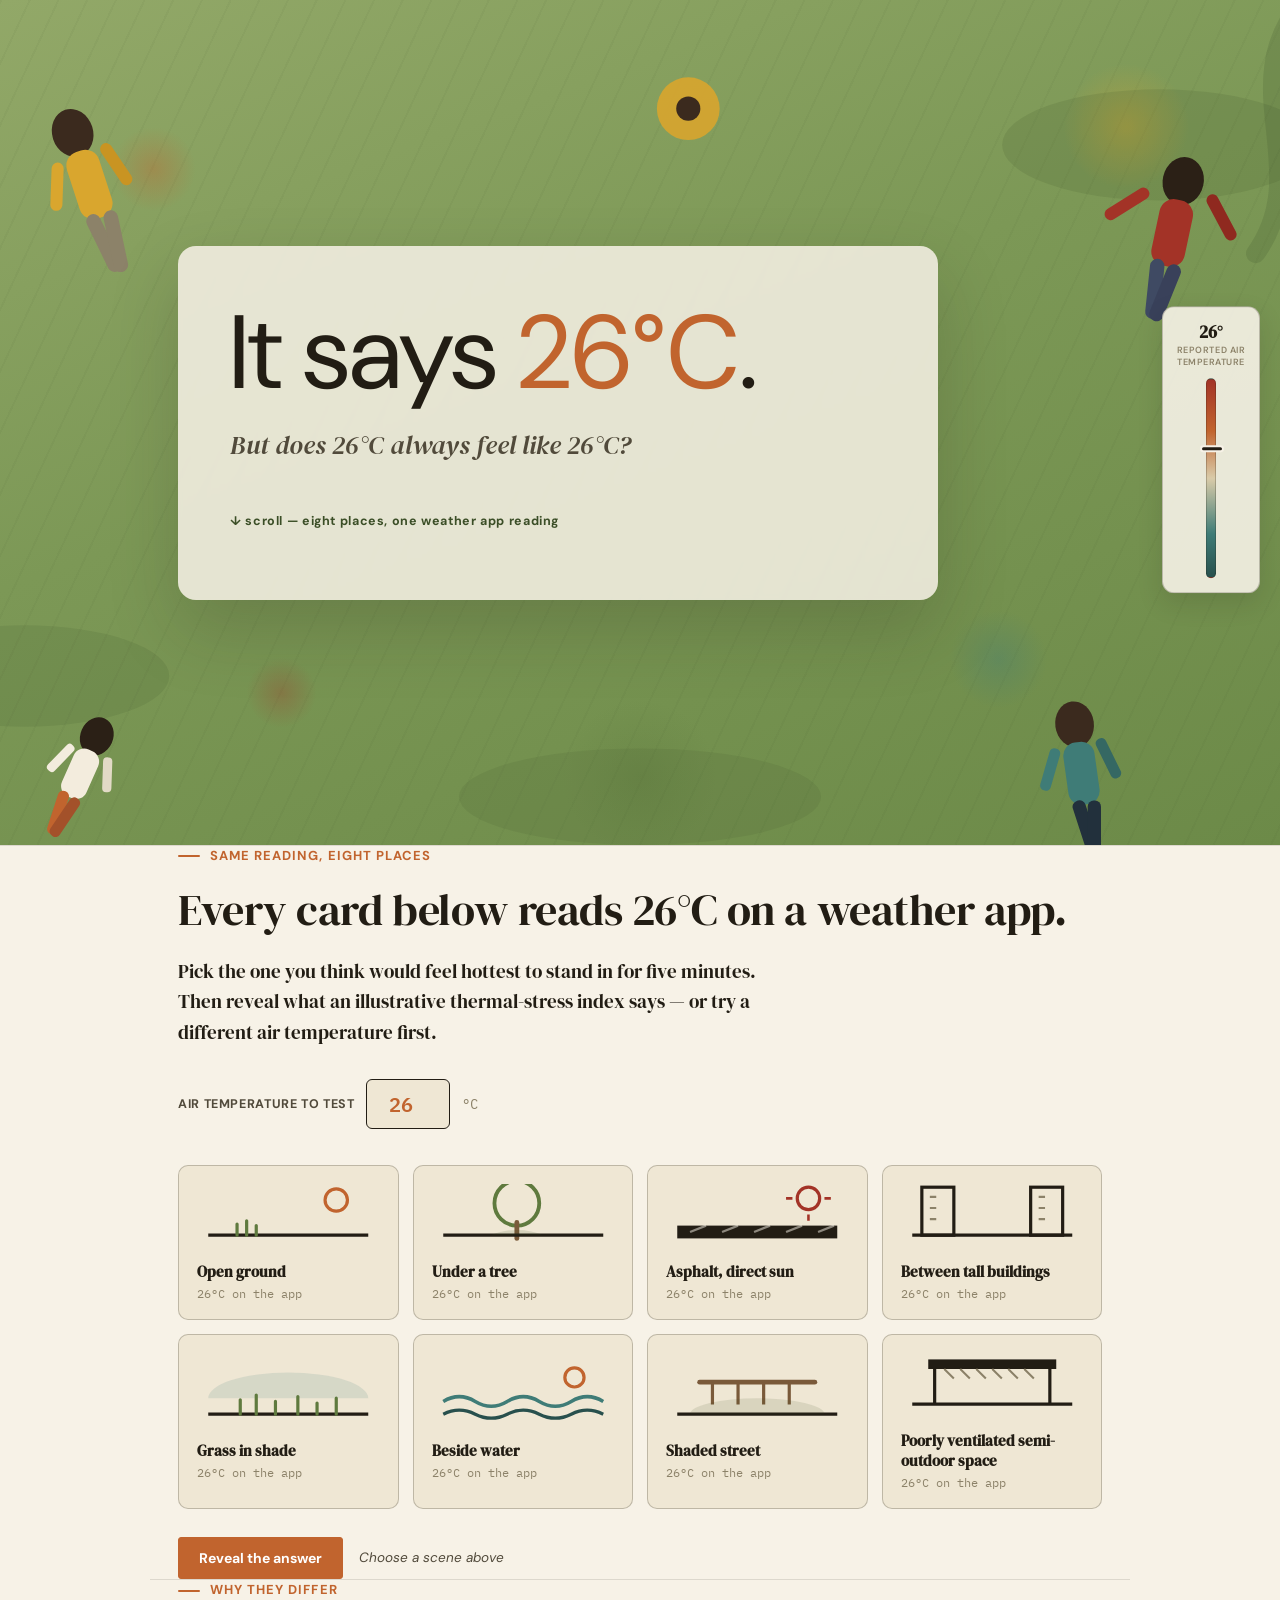
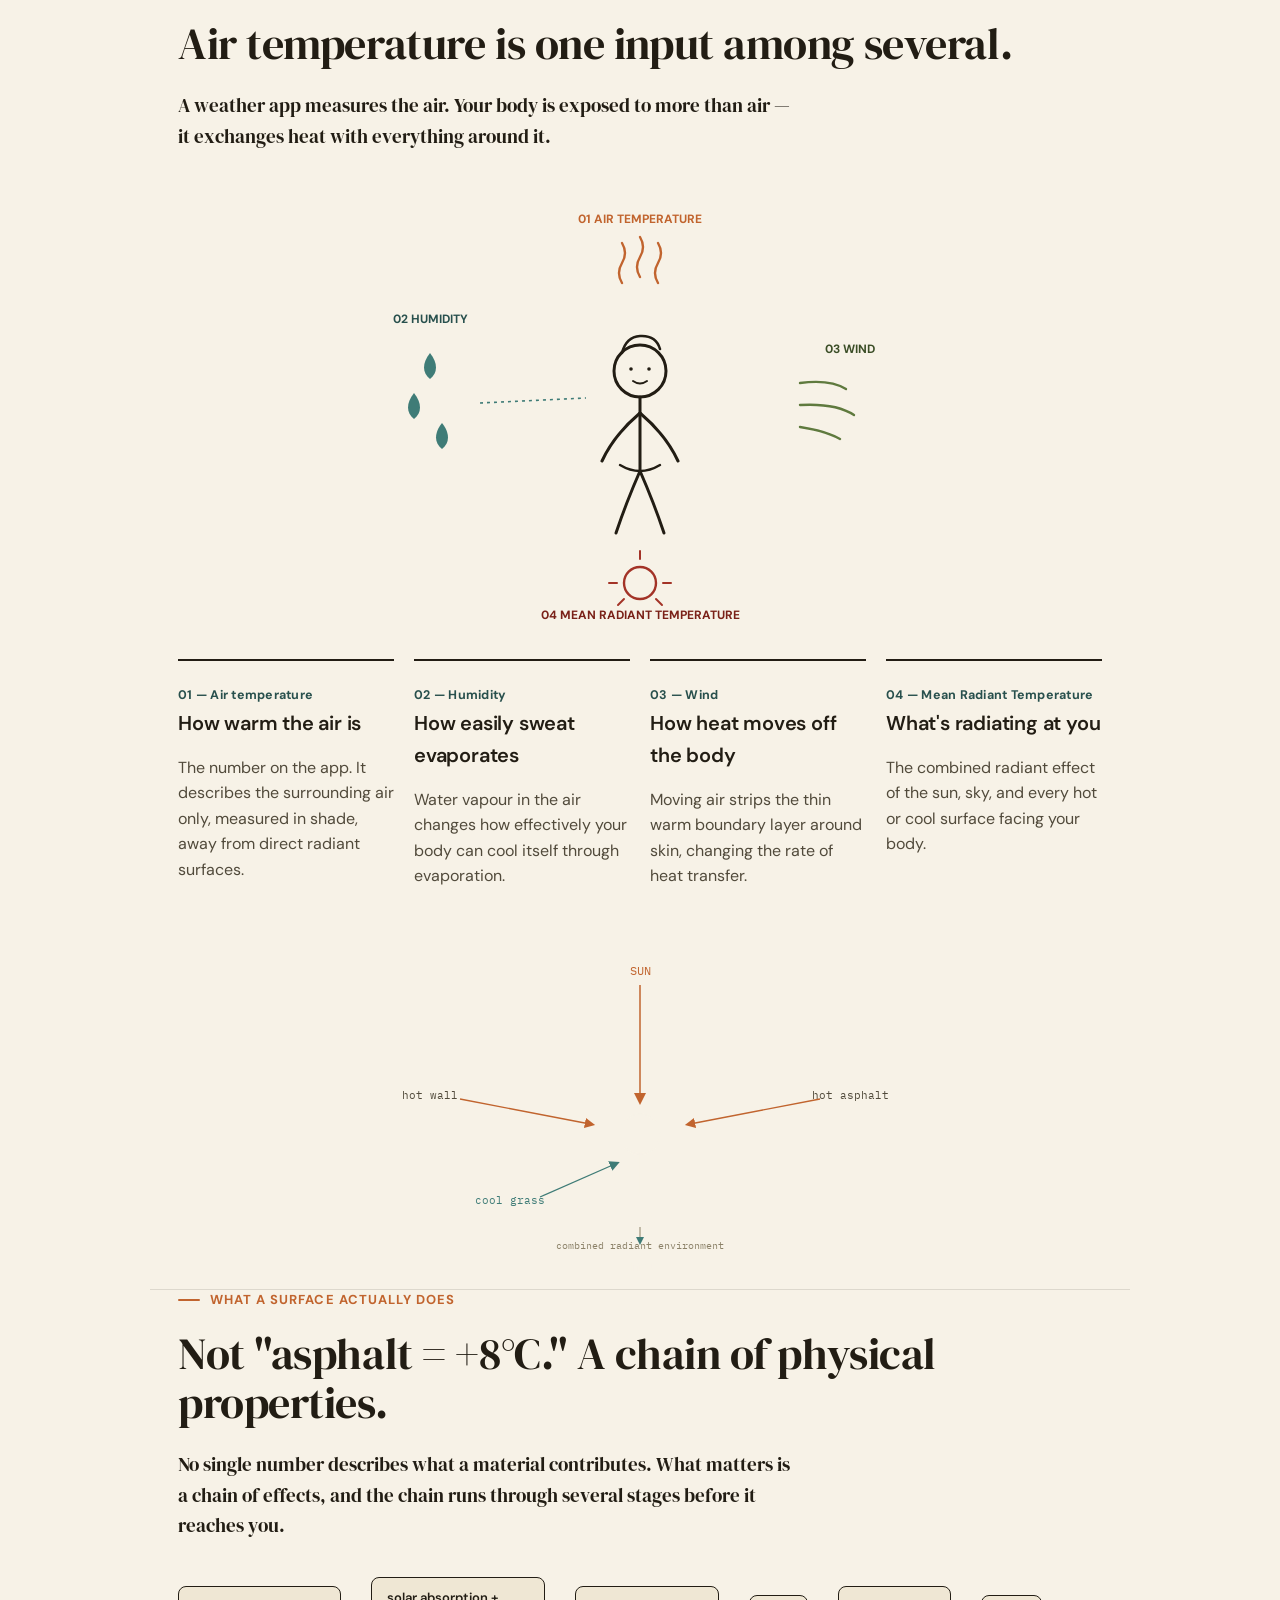
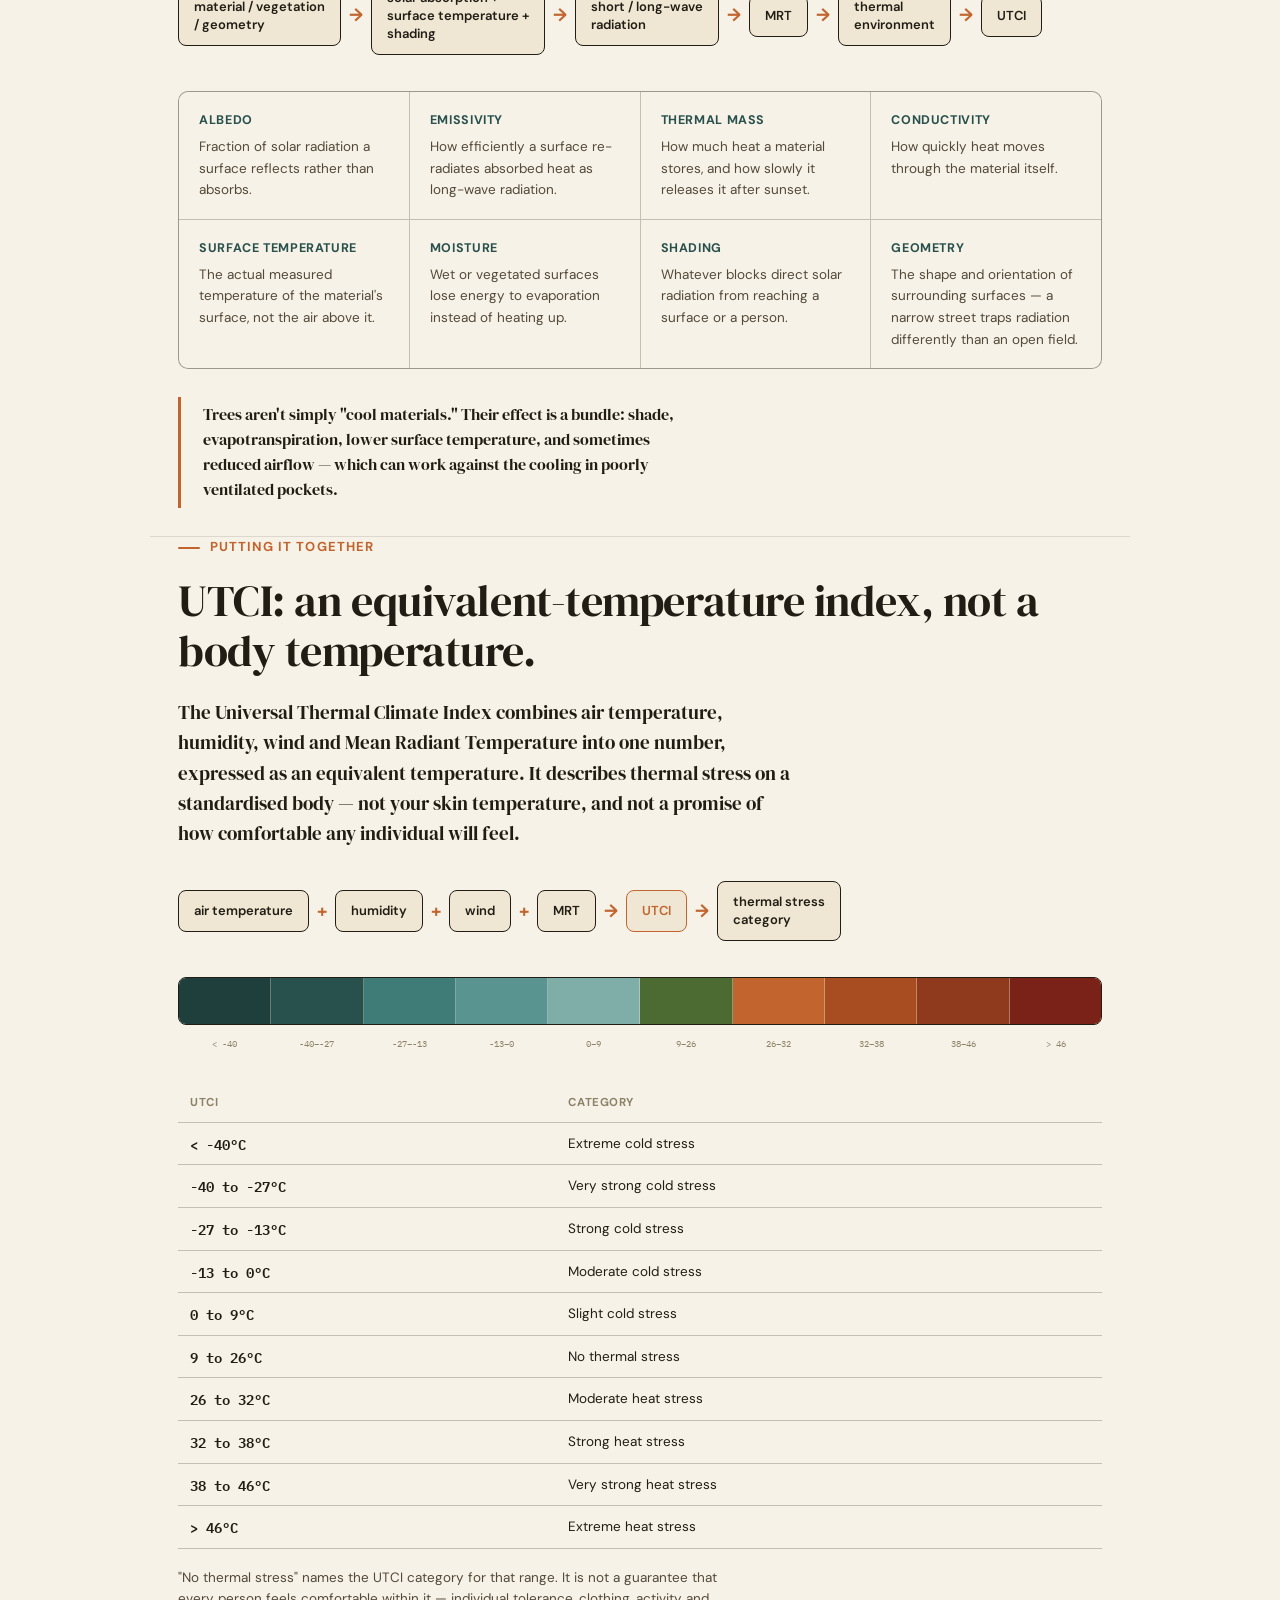
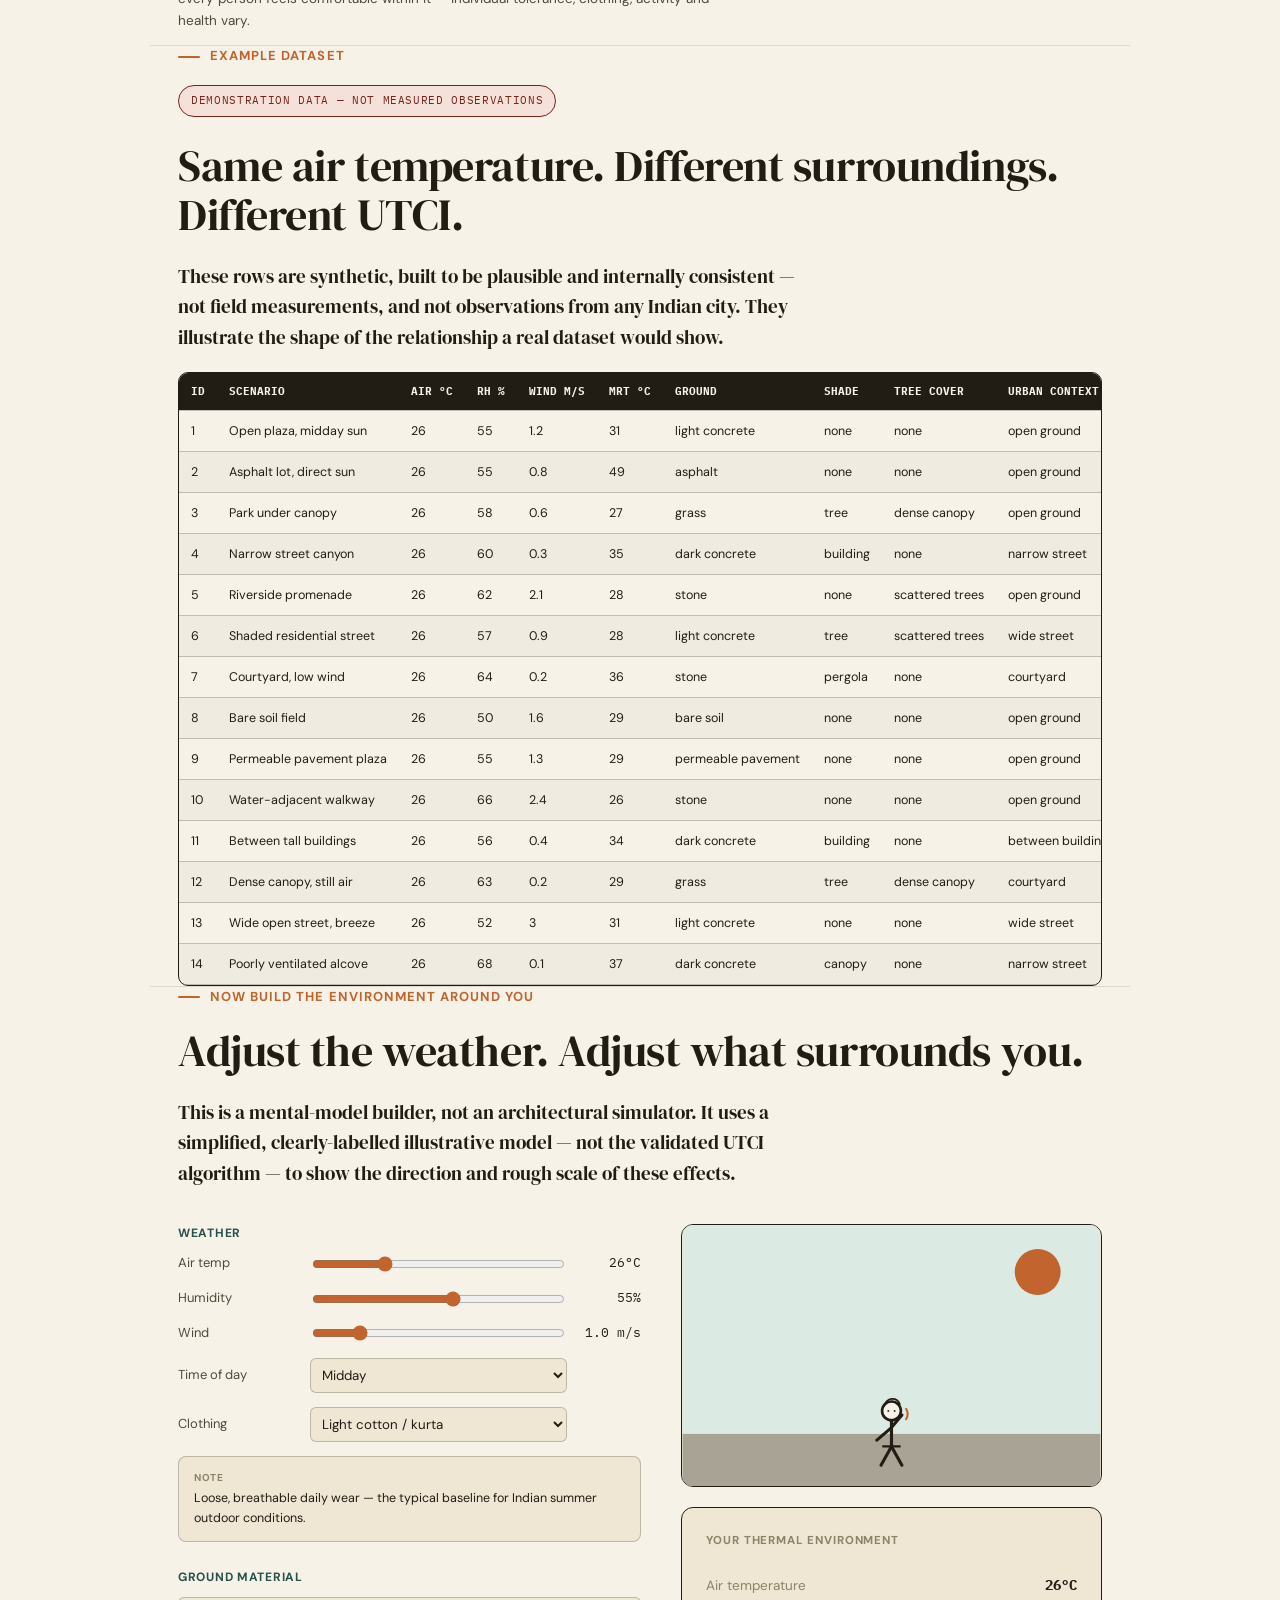
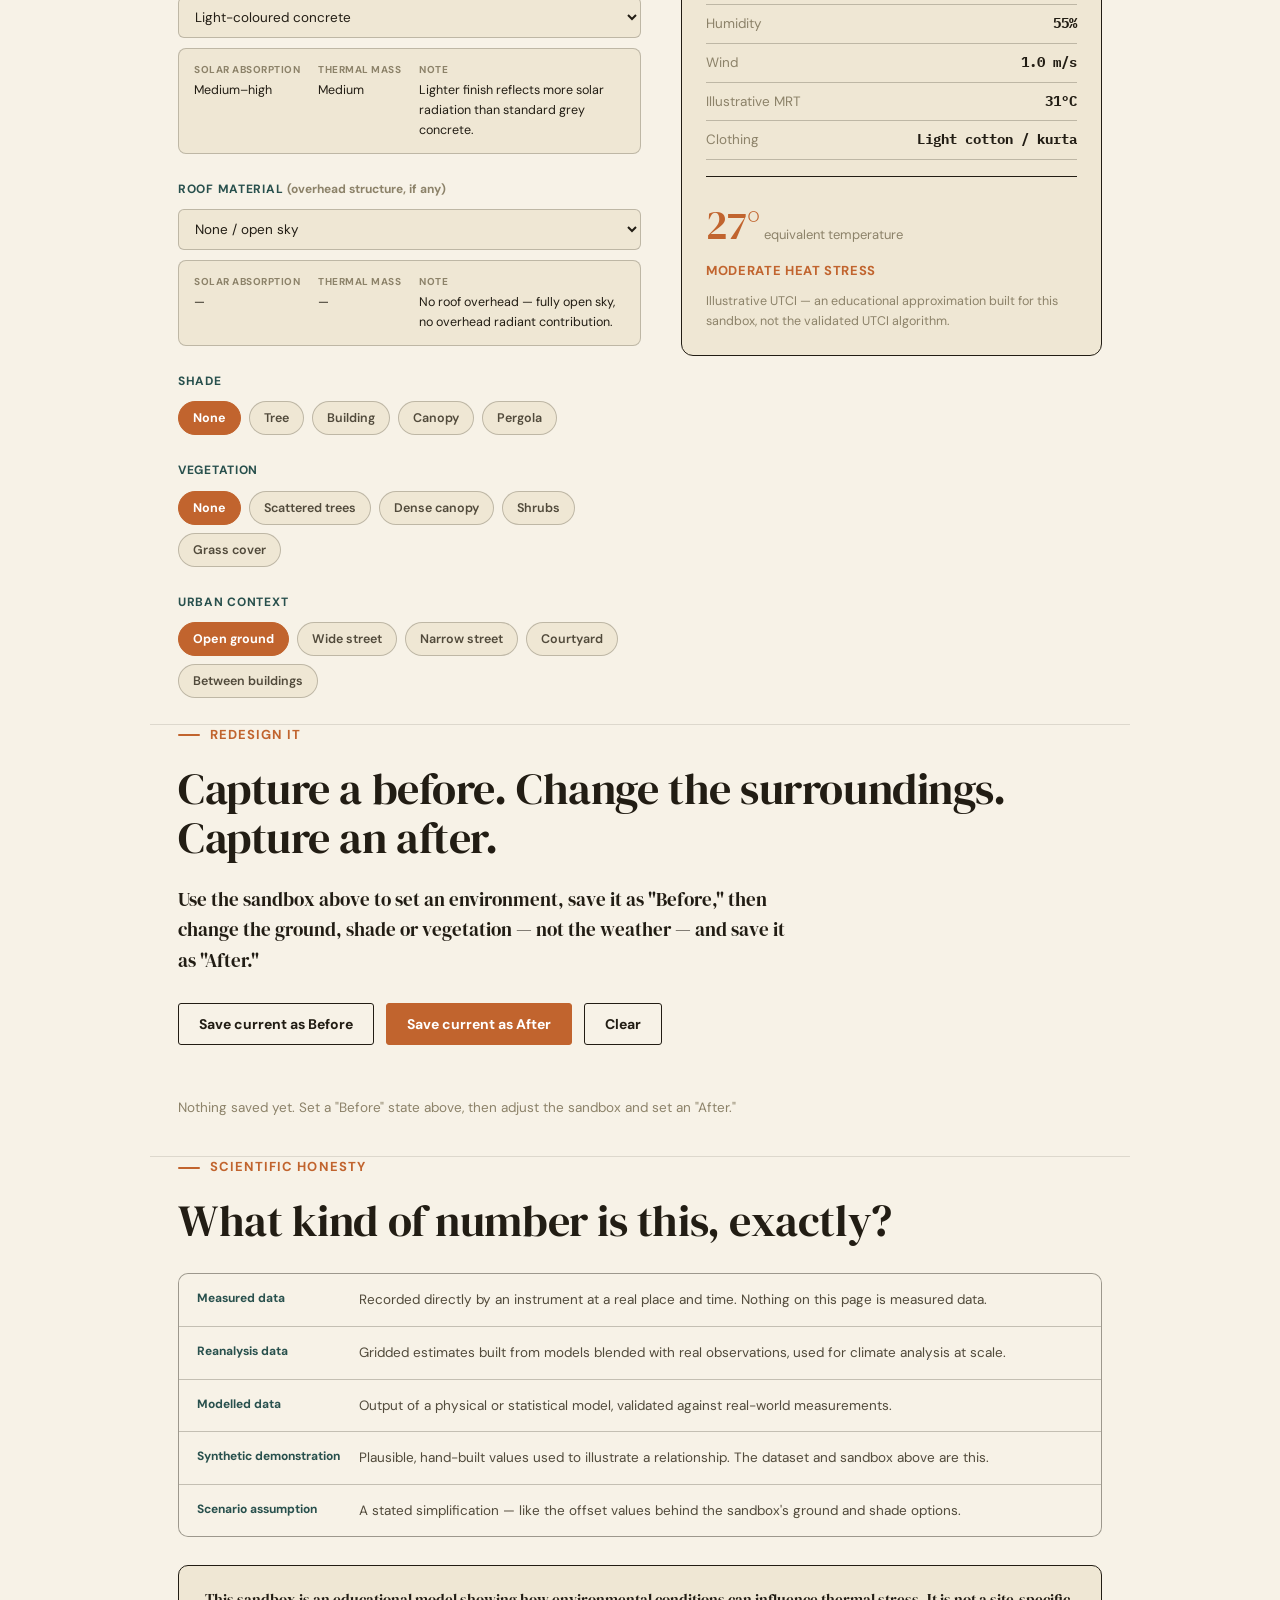
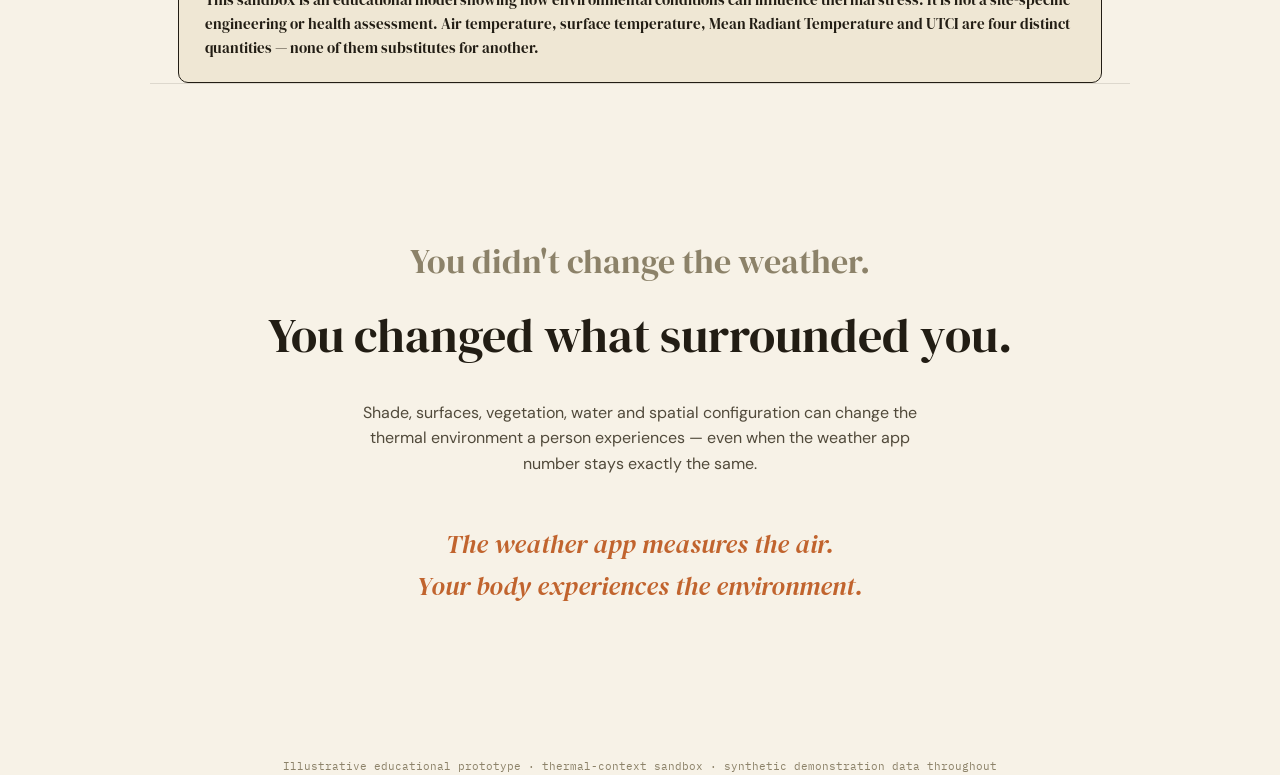
<file: index.html>
<!DOCTYPE html>
<html lang="en">
<head>
<meta charset="UTF-8">
<meta name="viewport" content="width=device-width, initial-scale=1.0">
<title>It says 26°C. — A Thermal Context Sandbox</title>
<link rel="preconnect" href="https://fonts.googleapis.com">
<link href="https://fonts.googleapis.com/css2?family=DM+Serif+Display:ital@0;1&family=DM+Sans:opsz,wght@9..40,400;9..40,500;9..40,600;9..40,700&family=IBM+Plex+Mono:wght@400;500;600&display=swap" rel="stylesheet">
<style>
  :root{
    /* ---- paper / ink foundation ---- */
    --paper:#F7F2E7;
    --paper-2:#EFE7D4;
    --paper-3:#E4D9C0;
    --paper-deep:#D9CBA9;
    --ink:#221D14;
    --ink-soft:#514A3B;
    --muted:#8C8269;
    --line:rgba(34,29,20,0.12);
    --line-strong:rgba(34,29,20,0.24);

    /* ---- thermal accents ---- */
    --green:#5F7A3E;
    --green-deep:#3B4E27;
    --teal:#3F7C77;
    --teal-deep:#28504D;
    --yellow:#D9A62E;
    --terracotta:#C1642E;
    --red:#A33327;
    --red-deep:#7A2118;

    --warm: var(--terracotta);
    --hot: var(--red);
    --cool: var(--teal);
    --cool-dim: var(--teal-deep);
    --ink-2: var(--paper-2);
    --ink-3: var(--paper-3);
    --paper-dim: var(--ink-soft);

    --display:'DM Serif Display', serif;
    --body:'DM Sans', sans-serif;
    --mono:'IBM Plex Mono', monospace;

    --section-space: 108px;
    --content-width: 980px;
  }
  *{box-sizing:border-box;}
  html{scroll-behavior:smooth;}
  @media (prefers-reduced-motion: reduce){
    html{scroll-behavior:auto;}
    *{animation-duration:0.001ms !important; transition-duration:0.001ms !important;}
  }
  body{
    margin:0;
    background:
      radial-gradient(1200px 500px at 85% -10%, rgba(217,166,46,0.10), transparent 60%),
      var(--paper);
    color:var(--ink);
    font-family:var(--body);
    line-height:1.6;
    -webkit-font-smoothing:antialiased;
  }
  a{color:var(--teal-deep);}
  .wrap{max-width:var(--content-width); margin:0 auto; padding:0 28px;}
  section{padding:var(--section-space) 0; border-bottom:1px solid var(--line);}
  section:last-of-type{border-bottom:none;}
  section#materials, section#dataset, section#methodology{background:transparent;}

  .eyebrow{
    font-family:var(--body); font-size:13px; letter-spacing:0.08em; text-transform:uppercase;
    font-weight:700; color:var(--terracotta); margin:0 0 18px 0; display:flex; align-items:center; gap:10px;
  }
  .eyebrow::before{content:""; width:22px; height:2px; background:var(--terracotta); display:inline-block; border-radius:2px;}

  h1,h2,h3{font-family:var(--display); font-weight:400; margin:0 0 0.5em 0; letter-spacing:-0.01em; color:var(--ink);}
  h2{font-size:clamp(28px,4vw,44px); font-weight:400; line-height:1.12;}
  h3{font-size:20px; font-weight:600; font-family:var(--body); color:var(--ink);}
  p{color:var(--ink-soft); max-width:62ch;}
  .lede{font-size:19px; color:var(--ink); font-family:var(--display); font-weight:400;}
  button{font-family:var(--body); cursor:pointer;}
  .btn{
    background:var(--paper); border:1.5px solid var(--ink); color:var(--ink);
    padding:11px 20px; border-radius:3px; font-size:14px; font-weight:700;
    transition:border-color .15s, background .15s, color .15s, transform .1s;
  }
  .btn:hover{background:var(--ink); color:var(--paper); transform:translateY(-1px);}
  .btn:active{transform:translateY(0);}
  .btn:focus-visible, button:focus-visible, [tabindex]:focus-visible{outline:2px solid var(--teal-deep); outline-offset:3px;}
  .btn.primary{background:var(--terracotta); border-color:var(--terracotta); color:#fff;}
  .btn.primary:hover{background:var(--red-deep); border-color:var(--red-deep); color:#fff;}
  .btn[aria-pressed="true"]{border-color:var(--teal-deep); background:var(--teal-deep); color:#fff;}

  /* ---------- HERO ---------- */
  .hero{
    min-height:94vh; display:flex; flex-direction:column; justify-content:center;
    position:relative; overflow:hidden; border-bottom:1px solid var(--line);
    max-width:none; padding:0;
  }
  .hero-scene{
    position:absolute; inset:0; z-index:0;
    background:
      radial-gradient(60px 60px at 12% 20%, rgba(193,100,46,0.35), transparent 70%),
      radial-gradient(90px 90px at 88% 15%, rgba(217,166,46,0.4), transparent 70%),
      radial-gradient(70px 70px at 78% 78%, rgba(63,124,119,0.32), transparent 70%),
      radial-gradient(50px 50px at 22% 82%, rgba(163,51,39,0.28), transparent 70%),
      radial-gradient(110px 110px at 50% 92%, rgba(95,122,62,0.35), transparent 70%),
      repeating-linear-gradient(115deg, rgba(59,78,39,0.05) 0px, rgba(59,78,39,0.05) 2px, transparent 2px, transparent 26px),
      linear-gradient(160deg, #92A868 0%, #7C9856 45%, #6C8A48 100%);
  }
  .hero-scene .leaf{position:absolute; opacity:0.55;}
  .hero-scene svg{position:absolute; inset:0; width:100%; height:100%;}
  .hero .wrap{position:relative; z-index:2; width:100%;}
  .hero-panel{
    background:rgba(247,242,231,0.86); backdrop-filter:blur(2px);
    border-radius:18px; padding:56px 52px; max-width:760px;
    box-shadow:0 30px 70px rgba(34,29,20,0.18);
  }
  .hero .big{font-size:clamp(44px,8.6vw,104px); line-height:0.98; font-weight:400; margin:0; color:var(--ink);}
  .hero .big .num{color:var(--terracotta); font-variant-numeric:tabular-nums;}
  .hero .q{font-size:clamp(19px,2.6vw,26px); color:var(--ink-soft); font-family:var(--display); font-style:italic; margin-top:22px; font-weight:400;}
  .hero .scroll-cue{margin-top:44px; font-family:var(--body); font-weight:700; font-size:12.5px; color:var(--green-deep); letter-spacing:0.05em; display:flex; align-items:center; gap:8px;}

  /* ---------- READOUT (signature element) ---------- */
  .readout{
    position:fixed; right:20px; top:50%; transform:translateY(-50%); z-index:40;
    display:flex; flex-direction:column; align-items:center; gap:10px;
    font-family:var(--mono);
    background:rgba(247,242,231,0.9); border:1px solid var(--line-strong); border-radius:12px;
    padding:14px 10px; box-shadow:0 10px 26px rgba(34,29,20,0.14);
  }
  .readout .gauge{
    width:10px; height:200px; border-radius:6px; position:relative;
    background:linear-gradient(to top, var(--teal-deep) 0%, var(--teal) 22%, var(--paper-deep) 50%, var(--terracotta) 74%, var(--red) 100%);
    border:1px solid var(--line-strong);
  }
  .readout .marker{
    position:absolute; left:-5px; width:20px; height:3px; background:var(--ink);
    box-shadow:0 0 0 2px var(--paper); transition:bottom .5s ease; border-radius:2px;
  }
  .readout .val{font-size:13px; color:var(--ink); text-align:center; line-height:1.3;}
  .readout .val .t{font-size:17px; font-weight:700; font-family:var(--display);}
  .readout .val .c{display:block; font-size:9px; color:var(--muted); letter-spacing:0.06em; text-transform:uppercase; max-width:76px; margin-top:2px; font-family:var(--body); font-weight:600;}
  @media (max-width:860px){ .readout{display:none;} }

  /* ---------- SCENES ---------- */
  .scene-grid{display:grid; grid-template-columns:repeat(auto-fit,minmax(190px,1fr)); gap:14px; margin-top:36px;}
  .scene-card{
    background:var(--paper-2); border:1.5px solid var(--line-strong); border-radius:10px; padding:18px;
    text-align:left; color:var(--ink); position:relative; overflow:hidden;
    transition:border-color .15s, transform .15s, box-shadow .15s;
  }
  .scene-card:hover{transform:translateY(-2px); box-shadow:0 8px 18px rgba(34,29,20,0.10);}
  .scene-card .icon{width:100%; height:64px; margin-bottom:14px; display:block;}
  .scene-card .name{font-weight:700; font-size:14.5px; display:block; font-family:var(--display);}
  .scene-card .temp{font-family:var(--mono); font-size:12px; color:var(--muted); display:block; margin-top:4px;}
  .scene-card[aria-pressed="true"]{border-color:var(--terracotta); box-shadow:0 0 0 2px var(--terracotta);}
  .scene-card.reveal-hot{border-color:var(--red); box-shadow:0 0 0 2px var(--red); background:#F4E2DA;}
  .scene-card .reveal-val{display:none; margin-top:10px; padding-top:10px; border-top:1px solid var(--line-strong); font-family:var(--mono); font-size:12px;}
  .scene-card .reveal-val .u{font-size:18px; color:var(--terracotta); display:block; font-weight:700;}
  .scene-card.revealed .reveal-val{display:block;}
  .quiz-row{display:flex; align-items:center; gap:16px; margin-top:28px; flex-wrap:wrap;}
  .quiz-status{font-family:var(--body); font-size:13.5px; color:var(--ink-soft); font-style:italic;}
  .temp-input-row{display:flex; align-items:center; gap:12px; margin-top:32px;}
  .temp-input-row label{font-family:var(--body); font-size:12.5px; color:var(--ink-soft); text-transform:uppercase; letter-spacing:0.05em; font-weight:700;}
  .temp-input-row input[type=number]{
    width:84px; background:var(--paper-2); border:1.5px solid var(--ink); color:var(--terracotta);
    font-family:var(--mono); font-size:20px; font-weight:600; padding:8px 10px; border-radius:6px; text-align:center;
  }
  .temp-input-row input[type=number]:focus-visible{outline:2px solid var(--teal-deep); outline-offset:2px;}
  .temp-input-row .unit{font-family:var(--mono); color:var(--muted); font-size:14px;}

  /* ---------- VARIABLES / HUMAN DIAGRAM ---------- */
  .var-grid{display:grid; grid-template-columns:repeat(auto-fit,minmax(200px,1fr)); gap:20px; margin-top:36px;}
  .var-card{padding:20px 0 0 0; border-top:2px solid var(--ink);}
  .var-card .idx{font-family:var(--body); font-weight:700; font-size:12.5px; color:var(--teal-deep); letter-spacing:0.02em;}

  .human-diagram{margin:52px auto 0; max-width:620px;}
  .human-diagram svg{width:100%; height:auto; display:block;}

  .radiation-diagram{margin:44px auto 0; max-width:560px;}
  .radiation-diagram svg{width:100%; height:auto; display:block;}

  /* ---------- MATERIAL CHAIN ---------- */
  .chain{display:flex; align-items:center; gap:8px; flex-wrap:wrap; margin:36px 0; font-family:var(--body); font-size:13px;}
  .chain .box{background:var(--paper-2); border:1.5px solid var(--ink); padding:11px 15px; border-radius:8px; color:var(--ink); line-height:1.4; font-weight:600;}
  .chain .arrow{color:var(--terracotta); font-size:18px; font-weight:700;}
  .prop-grid{display:grid; grid-template-columns:repeat(auto-fit,minmax(210px,1fr)); gap:1px; margin-top:12px; background:var(--line-strong); border:1px solid var(--line-strong); border-radius:10px; overflow:hidden;}
  .prop-grid .prop{background:var(--paper); padding:18px 20px;}
  .prop-grid .prop dt{font-family:var(--body); font-size:12.5px; color:var(--teal-deep); text-transform:uppercase; letter-spacing:0.05em; font-weight:700;}
  .prop-grid .prop dd{margin:6px 0 0 0; font-size:13.5px; color:var(--ink-soft);}
  .callout{border-left:3px solid var(--terracotta); padding:6px 0 6px 22px; margin:28px 0; color:var(--ink); font-size:15.5px; font-family:var(--display);}

  /* ---------- UTCI SCALE ---------- */
  .utci-scale{margin-top:36px;}
  .utci-bar{display:flex; height:48px; border-radius:8px; overflow:hidden; border:1.5px solid var(--ink);}
  .utci-bar .seg{flex:1; position:relative; cursor:default; transition:transform .15s; border-right:1px solid rgba(247,242,231,0.35);}
  .utci-bar .seg:last-child{border-right:none;}
  .utci-bar .seg:hover{transform:scaleY(1.12); z-index:2;}
  .utci-legend{display:flex; margin-top:8px;}
  .utci-legend .l{flex:1; font-family:var(--mono); font-size:9px; color:var(--muted); text-align:center; padding-top:4px;}
  .utci-table{width:100%; border-collapse:collapse; margin-top:32px; font-size:13.5px;}
  .utci-table th, .utci-table td{text-align:left; padding:10px 12px; border-bottom:1px solid var(--line-strong);}
  .utci-table th{font-family:var(--body); font-size:11.5px; text-transform:uppercase; letter-spacing:0.05em; color:var(--muted); font-weight:700;}
  .utci-table td:first-child{font-family:var(--mono); color:var(--ink); font-weight:600;}

  /* ---------- DATASET ---------- */
  .data-flag{
    display:inline-block; font-family:var(--mono); font-size:11px; letter-spacing:0.06em;
    color:var(--red-deep); border:1.5px solid var(--red-deep); padding:6px 12px; border-radius:20px; margin-bottom:24px; background:#F4E2DA;
  }
  .table-scroll{overflow-x:auto; margin-top:20px; border:1.5px solid var(--ink); border-radius:10px;}
  table.dataset{border-collapse:collapse; width:100%; min-width:920px; font-size:12.5px;}
  table.dataset th, table.dataset td{padding:10px 12px; border-bottom:1px solid var(--line-strong); white-space:nowrap; text-align:left;}
  table.dataset th{font-family:var(--mono); font-size:10.5px; text-transform:uppercase; color:var(--paper); background:var(--ink); position:sticky; top:0;}
  table.dataset td.utci-cell{font-family:var(--mono); font-weight:700;}
  table.dataset tr:nth-child(even) td{background:rgba(34,29,20,0.03);}
  table.dataset tr:hover td{background:rgba(193,100,46,0.08);}

  /* ---------- SANDBOX ---------- */
  .sandbox-layout{display:grid; grid-template-columns:1.1fr 1fr; gap:40px; margin-top:36px; align-items:start;}
  @media (max-width:820px){ .sandbox-layout{grid-template-columns:1fr;} }
  .control-group{margin-bottom:26px;}
  .control-group > label.glabel{font-family:var(--body); font-size:12px; text-transform:uppercase; letter-spacing:0.06em; color:var(--teal-deep); display:block; margin-bottom:10px; font-weight:700;}
  .slider-row{display:flex; align-items:center; gap:14px; margin-bottom:14px; flex-wrap:wrap;}
  .slider-row label{font-size:13px; width:118px; flex-shrink:0; color:var(--ink-soft);}
  .slider-row input[type=range]{flex:1; min-width:80px; accent-color:var(--terracotta);}
  .slider-row select{min-width:0;}
  .slider-row .sv{font-family:var(--mono); font-size:13px; width:60px; text-align:right; color:var(--ink); flex-shrink:0;}
  @media (max-width:480px){
    .slider-row label{width:100%;}
    .slider-row input[type=range]{flex:1 1 auto;}
  }
  .chip-row{display:flex; flex-wrap:wrap; gap:8px;}
  .chip{
    background:var(--paper-2); border:1.5px solid var(--line-strong); color:var(--ink-soft);
    padding:8px 14px; font-size:12.5px; border-radius:20px; transition:all .15s; font-weight:600;
  }
  .chip[aria-pressed="true"]{background:var(--terracotta); border-color:var(--terracotta); color:#fff; font-weight:700;}

  .material-select{
    width:100%; background:var(--paper-2); color:var(--ink); border:1.5px solid var(--line-strong);
    padding:10px 12px; font-family:var(--body); font-size:13.5px; border-radius:6px;
  }
  .material-select optgroup{font-family:var(--body); font-style:normal; color:var(--teal-deep); font-weight:700;}
  .material-info{
    margin-top:10px; padding:13px 15px; background:var(--paper-2); border:1px solid var(--line-strong); border-radius:8px;
    font-size:12.5px; color:var(--ink-soft); display:flex; gap:18px; flex-wrap:wrap;
  }
  .material-info .m{display:flex; flex-direction:column;}
  .material-info .m .k{font-family:var(--body); font-size:10px; text-transform:uppercase; letter-spacing:0.05em; color:var(--muted); font-weight:700;}
  .material-info .m .v{margin-top:2px; color:var(--ink);}

  .scene-2d{width:100%; aspect-ratio:16/10; border:1.5px solid var(--ink); border-radius:12px; overflow:hidden; background:var(--paper-2);}
  .scene-2d svg{width:100%; height:100%; display:block;}

  .result-panel{
    margin-top:20px; border:1.5px solid var(--ink); border-radius:12px; padding:24px;
    background:var(--paper-2);
  }
  .result-panel .rp-title{font-family:var(--body); font-size:11.5px; letter-spacing:0.08em; color:var(--muted); text-transform:uppercase; margin-bottom:16px; font-weight:700;}
  .result-panel .row{display:flex; justify-content:space-between; padding:8px 0; border-bottom:1px solid var(--line-strong); font-size:13.5px;}
  .result-panel .row .k{color:var(--muted);}
  .result-panel .row .v{color:var(--ink); font-weight:700; font-family:var(--mono);}
  .result-panel .utci-final{margin-top:16px; padding-top:16px; border-top:1.5px solid var(--ink);}
  .result-panel .utci-final .u-val{font-size:40px; color:var(--terracotta); font-weight:400; font-family:var(--display);}
  .result-panel .utci-final .u-cat{font-family:var(--body); font-size:13px; letter-spacing:0.05em; text-transform:uppercase; margin-top:4px; font-weight:700;}
  .result-panel .u-note{font-family:var(--body); font-size:12.5px; color:var(--muted); margin-top:10px;}

  /* ---------- BEFORE / AFTER ---------- */
  .ba-actions{display:flex; gap:12px; margin:28px 0; flex-wrap:wrap;}
  .ba-grid{display:grid; grid-template-columns:1fr auto 1fr; gap:0; align-items:stretch; margin-top:8px;}
  @media (max-width:700px){ .ba-grid{grid-template-columns:1fr;} }
  .ba-col{border:1.5px solid var(--ink); padding:24px; background:var(--paper-2); border-radius:10px;}
  .ba-col h4{font-family:var(--body); font-size:11.5px; text-transform:uppercase; letter-spacing:0.06em; color:var(--muted); margin:0 0 14px 0; font-weight:700;}
  .ba-col .u-val{font-family:var(--display); font-size:34px; color:var(--ink); font-weight:400;}
  .ba-col.after .u-val{color:var(--terracotta);}
  .ba-col .u-cat{font-family:var(--body); font-size:12px; color:var(--muted); margin-top:2px; font-weight:700; text-transform:uppercase;}
  .ba-mid{display:flex; align-items:center; justify-content:center; padding:0 18px; color:var(--terracotta); font-size:26px;}
  .ba-empty{font-size:13.5px; color:var(--muted); padding:24px 0;}
  .ba-message{font-family:var(--display); font-style:italic; font-size:21px; color:var(--ink); margin-top:28px; max-width:46ch;}

  /* ---------- METHODOLOGY ---------- */
  .method-list{list-style:none; padding:0; margin:28px 0; display:grid; gap:1px; background:var(--line-strong); border:1px solid var(--line-strong); border-radius:10px; overflow:hidden;}
  .method-list li{background:var(--paper); padding:15px 18px; font-size:13.5px; color:var(--ink-soft); display:flex; gap:12px;}
  .method-list li .tag{font-family:var(--body); font-weight:700; font-size:12px; color:var(--teal-deep); flex-shrink:0; width:150px;}
  .method-quote{border:1.5px solid var(--ink); padding:22px 26px; margin-top:28px; font-size:15px; color:var(--ink); background:var(--paper-2); border-radius:10px; font-family:var(--display);}

  /* ---------- CLOSING ---------- */
  .closing{text-align:center; padding:150px 0; position:relative;}
  .closing .l1{font-family:var(--display); font-size:clamp(24px,3.4vw,34px); color:var(--muted);}
  .closing .l2{font-family:var(--display); font-size:clamp(30px,4.6vw,48px); color:var(--ink); margin-top:8px;}
  .closing .l3{max-width:52ch; margin:26px auto 0; color:var(--ink-soft); font-size:16px;}
  .closing .l4{font-family:var(--display); font-style:italic; font-size:clamp(20px,2.6vw,26px); color:var(--terracotta); margin-top:48px;}

  footer{text-align:center; padding:36px 0; font-family:var(--mono); font-size:11px; color:var(--muted);}
  .sr-only{position:absolute; width:1px; height:1px; overflow:hidden; clip:rect(0,0,0,0);}
</style>
</head>
<body>

<div class="readout" aria-hidden="true">
  <div class="val"><span class="t" id="readoutTemp">26°</span><span class="c" id="readoutCat">air temp</span></div>
  <div class="gauge"><div class="marker" id="readoutMarker" style="bottom:38%;"></div></div>
</div>

<!-- ============ HERO ============ -->
<header class="hero" id="hero" data-temp="26" data-cat="Reported air temperature">
  <div class="hero-scene" aria-hidden="true">
    <svg viewBox="0 0 1200 700" preserveAspectRatio="xMidYMid slice">
      <!-- dappled shadow patches on the lawn -->
      <ellipse cx="1030" cy="120" rx="130" ry="46" fill="rgba(59,78,39,0.14)"/>
      <ellipse cx="90" cy="560" rx="120" ry="42" fill="rgba(59,78,39,0.13)"/>
      <ellipse cx="600" cy="660" rx="150" ry="40" fill="rgba(59,78,39,0.11)"/>
      <path d="M1150 0 C1090 70 1160 140 1110 210" stroke="rgba(59,78,39,0.18)" stroke-width="16" fill="none" stroke-linecap="round"/>
      <path d="M20 700 C80 630 10 570 60 500" stroke="rgba(59,78,39,0.18)" stroke-width="16" fill="none" stroke-linecap="round"/>

      <!-- simple top-down illustrated figures, resting on the grass -->
      <!-- figure 1: yellow top, reclining, upper-left -->
      <g transform="translate(130,110) rotate(-18)">
        <ellipse cx="0" cy="0" rx="17" ry="20" fill="#3B2A1E"/>
        <rect x="-14" y="16" width="28" height="58" rx="12" fill="#D9A62E"/>
        <rect x="-13" y="70" width="12" height="52" rx="6" fill="#8C8269" transform="rotate(-8 -13 70)"/>
        <rect x="3" y="70" width="12" height="52" rx="6" fill="#8C8269" transform="rotate(6 3 70)"/>
        <rect x="-24" y="18" width="10" height="40" rx="5" fill="#D9A62E" transform="rotate(20 -24 18)"/>
        <rect x="16" y="18" width="10" height="40" rx="5" fill="#c99422" transform="rotate(-16 16 18)"/>
      </g>
      <!-- figure 2: red top, arms up, upper-right -->
      <g transform="translate(1050,150) rotate(12)">
        <ellipse cx="0" cy="0" rx="17" ry="20" fill="#2b2016"/>
        <rect x="-14" y="16" width="28" height="56" rx="12" fill="#A33327"/>
        <rect x="-13" y="68" width="12" height="50" rx="6" fill="#3F4A63" transform="rotate(-6 -13 68)"/>
        <rect x="3" y="68" width="12" height="50" rx="6" fill="#39415a" transform="rotate(10 3 68)"/>
        <rect x="-30" y="10" width="10" height="42" rx="5" fill="#A33327" transform="rotate(46 -30 10)"/>
        <rect x="20" y="10" width="10" height="42" rx="5" fill="#8f291f" transform="rotate(-40 20 10)"/>
      </g>
      <!-- figure 3: olive/teal top, lower-right -->
      <g transform="translate(960,600) rotate(-8)">
        <ellipse cx="0" cy="0" rx="16" ry="19" fill="#3B2A1E"/>
        <rect x="-13" y="15" width="26" height="52" rx="11" fill="#3F7C77"/>
        <rect x="-12" y="64" width="11" height="46" rx="5" fill="#22303c" transform="rotate(-10 -12 64)"/>
        <rect x="2" y="64" width="11" height="46" rx="5" fill="#22303c" transform="rotate(8 2 64)"/>
        <rect x="-22" y="16" width="9" height="36" rx="4" fill="#3F7C77" transform="rotate(24 -22 16)"/>
        <rect x="14" y="16" width="9" height="36" rx="4" fill="#356863" transform="rotate(-18 14 16)"/>
      </g>
      <!-- figure 4: white top, lower-left, small -->
      <g transform="translate(150,610) rotate(24) scale(0.85)">
        <ellipse cx="0" cy="0" rx="16" ry="19" fill="#2b2016"/>
        <rect x="-13" y="15" width="26" height="50" rx="11" fill="#F3ECDD"/>
        <rect x="-12" y="62" width="11" height="44" rx="5" fill="#c1642e" transform="rotate(-6 -12 62)"/>
        <rect x="2" y="62" width="11" height="44" rx="5" fill="#a3512a" transform="rotate(10 2 62)"/>
        <rect x="-22" y="16" width="9" height="34" rx="4" fill="#F3ECDD" transform="rotate(20 -22 16)"/>
        <rect x="14" y="16" width="9" height="34" rx="4" fill="#e2dac6" transform="rotate(-22 14 16)"/>
      </g>
      <!-- sun hat, mid-right -->
      <g transform="translate(640,90)">
        <circle cx="0" cy="0" r="26" fill="#D9A62E" opacity="0.9"/>
        <circle cx="0" cy="0" r="10" fill="#3B2A1E"/>
      </g>
    </svg>
  </div>
  <div class="wrap">
    <div class="hero-panel">
      <p class="big">It says <span class="num">26°C</span>.</p>
      <p class="q">But does 26°C always feel like 26°C?</p>
      <p class="scroll-cue">↓ scroll — eight places, one weather app reading</p>
    </div>
  </div>
</header>

<!-- ============ SCENES ============ -->
<section id="scenes" class="wrap" data-temp="26" data-cat="Same air temperature, 8 places">
  <p class="eyebrow">Same reading, eight places</p>
  <h2>Every card below reads <span id="sceneTempWord">26°C</span> on a weather app.</h2>
  <p class="lede">Pick the one you think would feel hottest to stand in for five minutes. Then reveal what an illustrative thermal-stress index says — or try a different air temperature first.</p>

  <div class="temp-input-row">
    <label for="sceneTempInput">Air temperature to test</label>
    <input type="number" id="sceneTempInput" min="10" max="48" value="26" step="1">
    <span class="unit">°C</span>
  </div>

  <div class="scene-grid" id="sceneGrid"></div>

  <div class="quiz-row">
    <button class="btn primary" id="revealBtn" disabled>Reveal the answer</button>
    <span class="quiz-status" id="quizStatus">Choose a scene above</span>
  </div>
</section>

<!-- ============ VARIABLES ============ -->
<section id="variables" class="wrap" data-temp="26" data-cat="Four hidden variables">
  <p class="eyebrow">Why they differ</p>
  <h2>Air temperature is one input among several.</h2>
  <p class="lede">A weather app measures the air. Your body is exposed to more than air — it exchanges heat with everything around it.</p>

  <div class="human-diagram">
    <svg viewBox="0 0 620 420" role="img" aria-labelledby="humandesc">
      <title id="humandesc">A simple line-drawn figure with air temperature, humidity, wind and radiant heat acting on it from four directions</title>
      <!-- neutral figure, hand-drawn line style -->
      <g stroke="var(--ink)" stroke-width="3" fill="none" stroke-linecap="round" stroke-linejoin="round">
        <circle cx="310" cy="168" r="26" fill="var(--paper)"/>
        <path d="M292 150 q4 -16 18 -17 q16 -1 20 13" stroke-width="2.6"/>
        <circle cx="301" cy="166" r="1.8" fill="var(--ink)" stroke="none"/>
        <circle cx="319" cy="166" r="1.8" fill="var(--ink)" stroke="none"/>
        <path d="M303 178 q7 5 14 0" stroke-width="2"/>
        <path d="M310 194 L310 268"/>
        <path d="M310 210 Q284 232 272 258"/>
        <path d="M310 210 Q336 232 348 258"/>
        <path d="M310 268 Q296 300 286 330"/>
        <path d="M310 268 Q324 300 334 330"/>
        <path d="M290 262 Q310 274 330 262" stroke-width="2.4"/>
      </g>
      <!-- 01 air temperature — wavy heat lines above -->
      <g stroke="var(--terracotta)" stroke-width="2.4" fill="none" stroke-linecap="round">
        <path d="M292 40 q6 10 0 20 q-6 10 0 20"/>
        <path d="M310 34 q6 10 0 20 q-6 10 0 20"/>
        <path d="M328 40 q6 10 0 20 q-6 10 0 20"/>
      </g>
      <text x="310" y="20" text-anchor="middle" fill="var(--terracotta)" font-family="var(--body)" font-size="12" font-weight="700">01 AIR TEMPERATURE</text>

      <!-- 02 humidity — droplets left -->
      <g fill="var(--teal)">
        <path d="M100 150 c8 10 8 20 0 26 c-8 -6 -8 -16 0 -26z"/>
        <path d="M84 190 c8 10 8 20 0 26 c-8 -6 -8 -16 0 -26z"/>
        <path d="M112 220 c8 10 8 20 0 26 c-8 -6 -8 -16 0 -26z"/>
      </g>
      <line x1="150" y1="200" x2="256" y2="195" stroke="var(--teal)" stroke-width="1.6" stroke-dasharray="3 4"/>
      <text x="100" y="120" text-anchor="middle" fill="var(--teal-deep)" font-family="var(--body)" font-size="12" font-weight="700">02 HUMIDITY</text>

      <!-- 03 wind — swoosh lines right -->
      <g stroke="var(--green)" stroke-width="2.4" fill="none" stroke-linecap="round">
        <path d="M470 180 q30 -4 46 6"/>
        <path d="M470 202 q36 -2 54 10"/>
        <path d="M470 224 q26 4 40 12"/>
      </g>
      <text x="520" y="150" text-anchor="middle" fill="var(--green-deep)" font-family="var(--body)" font-size="12" font-weight="700">03 WIND</text>

      <!-- 04 mean radiant temperature — sun + surfaces below -->
      <circle cx="310" cy="380" r="16" fill="none" stroke="var(--red)" stroke-width="2.4"/>
      <g stroke="var(--red)" stroke-width="2" stroke-linecap="round">
        <line x1="310" y1="356" x2="310" y2="348"/>
        <line x1="333" y1="380" x2="341" y2="380"/>
        <line x1="287" y1="380" x2="279" y2="380"/>
        <line x1="326" y1="396" x2="332" y2="402"/>
        <line x1="294" y1="396" x2="288" y2="402"/>
      </g>
      <text x="310" y="416" text-anchor="middle" fill="var(--red-deep)" font-family="var(--body)" font-size="12" font-weight="700">04 MEAN RADIANT TEMPERATURE</text>
    </svg>
  </div>

  <div class="var-grid">
    <div class="var-card"><span class="idx">01 — Air temperature</span><h3>How warm the air is</h3><p>The number on the app. It describes the surrounding air only, measured in shade, away from direct radiant surfaces.</p></div>
    <div class="var-card"><span class="idx">02 — Humidity</span><h3>How easily sweat evaporates</h3><p>Water vapour in the air changes how effectively your body can cool itself through evaporation.</p></div>
    <div class="var-card"><span class="idx">03 — Wind</span><h3>How heat moves off the body</h3><p>Moving air strips the thin warm boundary layer around skin, changing the rate of heat transfer.</p></div>
    <div class="var-card"><span class="idx">04 — Mean Radiant Temperature</span><h3>What's radiating at you</h3><p>The combined radiant effect of the sun, sky, and every hot or cool surface facing your body.</p></div>
  </div>

  <div class="radiation-diagram">
    <svg viewBox="0 0 560 340" role="img" aria-labelledby="raddesc">
      <title id="raddesc">Diagram of a person exchanging radiation with the sun, walls, asphalt, trees, sky and grass</title>
      <defs>
        <marker id="arrowW" markerWidth="8" markerHeight="8" refX="4" refY="4" orient="auto"><path d="M0,0 L8,4 L0,8 Z" fill="var(--warm)"/></marker>
        <marker id="arrowC" markerWidth="8" markerHeight="8" refX="4" refY="4" orient="auto"><path d="M0,0 L8,4 L0,8 Z" fill="var(--cool)"/></marker>
      </defs>
      <text x="280" y="26" text-anchor="middle" fill="var(--warm)" font-family="var(--mono)" font-size="12">SUN</text>
      <line x1="280" y1="36" x2="280" y2="150" stroke="var(--warm)" stroke-width="1.5" marker-end="url(#arrowW)"/>

      <text x="70" y="150" text-anchor="middle" fill="var(--paper-dim)" font-family="var(--mono)" font-size="11">hot wall</text>
      <line x1="100" y1="150" x2="230" y2="175" stroke="var(--warm)" stroke-width="1.3" marker-end="url(#arrowW)"/>

      <text x="490" y="150" text-anchor="middle" fill="var(--paper-dim)" font-family="var(--mono)" font-size="11">hot asphalt</text>
      <line x1="460" y1="150" x2="330" y2="175" stroke="var(--warm)" stroke-width="1.3" marker-end="url(#arrowW)"/>

      <circle cx="280" cy="185" r="20" fill="none" stroke="var(--paper)" stroke-width="1.6"/>
      <line x1="280" y1="205" x2="280" y2="245" stroke="var(--paper)" stroke-width="1.6"/>
      <line x1="280" y1="215" x2="255" y2="235" stroke="var(--paper)" stroke-width="1.6"/>
      <line x1="280" y1="215" x2="305" y2="235" stroke="var(--paper)" stroke-width="1.6"/>
      <line x1="280" y1="245" x2="262" y2="278" stroke="var(--paper)" stroke-width="1.6"/>
      <line x1="280" y1="245" x2="298" y2="278" stroke="var(--paper)" stroke-width="1.6"/>

      <text x="150" y="255" text-anchor="middle" fill="var(--cool)" font-family="var(--mono)" font-size="11">cool grass</text>
      <line x1="180" y1="248" x2="255" y2="215" stroke="var(--cool)" stroke-width="1.3" marker-end="url(#arrowC)"/>

      <text x="280" y="300" text-anchor="middle" fill="var(--muted)" font-family="var(--mono)" font-size="10">combined radiant environment</text>
      <line x1="280" y1="278" x2="280" y2="292" stroke="var(--muted)" stroke-width="1" marker-end="url(#arrowC)"/>
      <text x="280" y="322" text-anchor="middle" fill="var(--paper)" font-family="var(--mono)" font-size="15" font-weight="600">Tmrt</text>
    </svg>
  </div>
</section>

<!-- ============ MATERIALS ============ -->
<section id="materials" class="wrap" data-temp="26" data-cat="What surfaces do">
  <p class="eyebrow">What a surface actually does</p>
  <h2>Not "asphalt = +8°C." A chain of physical properties.</h2>
  <p class="lede">No single number describes what a material contributes. What matters is a chain of effects, and the chain runs through several stages before it reaches you.</p>

  <div class="chain">
    <div class="box">material / vegetation<br>/ geometry</div><span class="arrow">→</span>
    <div class="box">solar absorption +<br>surface temperature +<br>shading</div><span class="arrow">→</span>
    <div class="box">short / long-wave<br>radiation</div><span class="arrow">→</span>
    <div class="box">MRT</div><span class="arrow">→</span>
    <div class="box">thermal<br>environment</div><span class="arrow">→</span>
    <div class="box">UTCI</div>
  </div>

  <dl class="prop-grid">
    <div class="prop"><dt>Albedo</dt><dd>Fraction of solar radiation a surface reflects rather than absorbs.</dd></div>
    <div class="prop"><dt>Emissivity</dt><dd>How efficiently a surface re-radiates absorbed heat as long-wave radiation.</dd></div>
    <div class="prop"><dt>Thermal mass</dt><dd>How much heat a material stores, and how slowly it releases it after sunset.</dd></div>
    <div class="prop"><dt>Conductivity</dt><dd>How quickly heat moves through the material itself.</dd></div>
    <div class="prop"><dt>Surface temperature</dt><dd>The actual measured temperature of the material's surface, not the air above it.</dd></div>
    <div class="prop"><dt>Moisture</dt><dd>Wet or vegetated surfaces lose energy to evaporation instead of heating up.</dd></div>
    <div class="prop"><dt>Shading</dt><dd>Whatever blocks direct solar radiation from reaching a surface or a person.</dd></div>
    <div class="prop"><dt>Geometry</dt><dd>The shape and orientation of surrounding surfaces — a narrow street traps radiation differently than an open field.</dd></div>
  </dl>

  <p class="callout">Trees aren't simply "cool materials." Their effect is a bundle: shade, evapotranspiration, lower surface temperature, and sometimes reduced airflow — which can work against the cooling in poorly ventilated pockets.</p>
</section>

<!-- ============ UTCI ============ -->
<section id="utci-explain" class="wrap" data-temp="26" data-cat="No thermal stress">
  <p class="eyebrow">Putting it together</p>
  <h2>UTCI: an equivalent-temperature index, not a body temperature.</h2>
  <p class="lede">The Universal Thermal Climate Index combines air temperature, humidity, wind and Mean Radiant Temperature into one number, expressed as an equivalent temperature. It describes thermal stress on a standardised body — not your skin temperature, and not a promise of how comfortable any individual will feel.</p>

  <div class="chain" style="margin-top:32px;">
    <div class="box">air temperature</div><span class="arrow">+</span>
    <div class="box">humidity</div><span class="arrow">+</span>
    <div class="box">wind</div><span class="arrow">+</span>
    <div class="box">MRT</div><span class="arrow">→</span>
    <div class="box" style="border-color:var(--warm); color:var(--warm);">UTCI</div><span class="arrow">→</span>
    <div class="box">thermal stress<br>category</div>
  </div>

  <div class="utci-scale">
    <div class="utci-bar" id="utciBar"></div>
    <div class="utci-legend" id="utciLegend"></div>
  </div>

  <table class="utci-table">
    <thead><tr><th>UTCI</th><th>Category</th></tr></thead>
    <tbody id="utciTableBody"></tbody>
  </table>
  <p style="margin-top:18px; font-size:13.5px;">"No thermal stress" names the UTCI category for that range. It is not a guarantee that every person feels comfortable within it — individual tolerance, clothing, activity and health vary.</p>
</section>

<!-- ============ DATASET ============ -->
<section id="dataset" class="wrap" data-temp="26" data-cat="Demonstration data">
  <p class="eyebrow">Example dataset</p>
  <div class="data-flag">DEMONSTRATION DATA — NOT MEASURED OBSERVATIONS</div>
  <h2>Same air temperature. Different surroundings. Different UTCI.</h2>
  <p class="lede">These rows are synthetic, built to be plausible and internally consistent — not field measurements, and not observations from any Indian city. They illustrate the shape of the relationship a real dataset would show.</p>

  <div class="table-scroll">
    <table class="dataset" id="datasetTable"></table>
  </div>
</section>

<!-- ============ SANDBOX ============ -->
<section id="sandbox" class="wrap" data-temp="26" data-cat="Illustrative UTCI">
  <p class="eyebrow">Now build the environment around you</p>
  <h2>Adjust the weather. Adjust what surrounds you.</h2>
  <p class="lede">This is a mental-model builder, not an architectural simulator. It uses a simplified, clearly-labelled illustrative model — not the validated UTCI algorithm — to show the direction and rough scale of these effects.</p>

  <div class="sandbox-layout">
    <div>
      <div class="control-group">
        <label class="glabel">Weather</label>
        <div class="slider-row"><label for="airTemp">Air temp</label><input type="range" id="airTemp" min="20" max="42" value="26"><span class="sv" id="airTempV">26°C</span></div>
        <div class="slider-row"><label for="humidity">Humidity</label><input type="range" id="humidity" min="10" max="90" value="55"><span class="sv" id="humidityV">55%</span></div>
        <div class="slider-row"><label for="wind">Wind</label><input type="range" id="wind" min="0" max="60" value="10"><span class="sv" id="windV">1.0 m/s</span></div>
        <div class="slider-row"><label for="timeOfDay">Time of day</label>
          <select id="timeOfDay" style="flex:1; background:var(--paper-2); color:var(--ink); border:1.5px solid var(--line-strong); border-radius:6px; padding:7px; font-family:var(--body);">
            <option value="morning">Morning</option>
            <option value="midday" selected>Midday</option>
            <option value="afternoon">Afternoon</option>
            <option value="evening">Evening</option>
          </select>
          <span class="sv"></span>
        </div>
        <div class="slider-row"><label for="clothing">Clothing</label>
          <select id="clothing" style="flex:1; background:var(--paper-2); color:var(--ink); border:1.5px solid var(--line-strong); border-radius:6px; padding:7px; font-family:var(--body);"></select>
          <span class="sv"></span>
        </div>
        <div class="material-info" id="clothingInfo" style="margin-top:0;"></div>
      </div>

      <div class="control-group">
        <label class="glabel">Ground material</label>
        <select id="groundSelect" class="material-select"></select>
        <div class="material-info" id="groundInfo"></div>
      </div>
      <div class="control-group">
        <label class="glabel">Roof material <span style="color:var(--muted); text-transform:none; letter-spacing:0;">(overhead structure, if any)</span></label>
        <select id="roofSelect" class="material-select"></select>
        <div class="material-info" id="roofInfo"></div>
      </div>
      <div class="control-group">
        <label class="glabel">Shade</label>
        <div class="chip-row" id="shadeChips"></div>
      </div>
      <div class="control-group">
        <label class="glabel">Vegetation</label>
        <div class="chip-row" id="vegChips"></div>
      </div>
      <div class="control-group">
        <label class="glabel">Urban context</label>
        <div class="chip-row" id="contextChips"></div>
      </div>
    </div>

    <div>
      <div class="scene-2d"><svg id="sceneSvg" viewBox="0 0 400 250"></svg></div>
      <div class="result-panel">
        <div class="rp-title">Your thermal environment</div>
        <div class="row"><span class="k">Air temperature</span><span class="v" id="rAir">26°C</span></div>
        <div class="row"><span class="k">Humidity</span><span class="v" id="rHum">55%</span></div>
        <div class="row"><span class="k">Wind</span><span class="v" id="rWind">1.0 m/s</span></div>
        <div class="row"><span class="k">Illustrative MRT</span><span class="v" id="rMrt">29°C</span></div>
        <div class="row"><span class="k">Clothing</span><span class="v" id="rClothing">Light cotton / kurta</span></div>
        <div class="utci-final">
          <span class="u-val" id="rUtci">27°</span> <span style="color:var(--muted); font-size:13px;">equivalent temperature</span>
          <div class="u-cat" id="rCat" style="color:var(--warm);">MODERATE HEAT STRESS</div>
          <div class="u-note">Illustrative UTCI — an educational approximation built for this sandbox, not the validated UTCI algorithm.</div>
        </div>
      </div>
    </div>
  </div>
</section>

<!-- ============ BEFORE / AFTER ============ -->
<section id="before-after" class="wrap" data-temp="26" data-cat="Intervention">
  <p class="eyebrow">Redesign it</p>
  <h2>Capture a before. Change the surroundings. Capture an after.</h2>
  <p class="lede">Use the sandbox above to set an environment, save it as "Before," then change the ground, shade or vegetation — not the weather — and save it as "After."</p>

  <div class="ba-actions">
    <button class="btn" id="setBefore">Save current as Before</button>
    <button class="btn primary" id="setAfter">Save current as After</button>
    <button class="btn" id="clearBA">Clear</button>
  </div>

  <div id="baContent"><p class="ba-empty">Nothing saved yet. Set a "Before" state above, then adjust the sandbox and set an "After."</p></div>
</section>

<!-- ============ METHODOLOGY ============ -->
<section id="methodology" class="wrap" data-temp="26" data-cat="Methodology">
  <p class="eyebrow">Scientific honesty</p>
  <h2>What kind of number is this, exactly?</h2>
  <ul class="method-list">
    <li><span class="tag">Measured data</span>Recorded directly by an instrument at a real place and time. Nothing on this page is measured data.</li>
    <li><span class="tag">Reanalysis data</span>Gridded estimates built from models blended with real observations, used for climate analysis at scale.</li>
    <li><span class="tag">Modelled data</span>Output of a physical or statistical model, validated against real-world measurements.</li>
    <li><span class="tag">Synthetic demonstration</span>Plausible, hand-built values used to illustrate a relationship. The dataset and sandbox above are this.</li>
    <li><span class="tag">Scenario assumption</span>A stated simplification — like the offset values behind the sandbox's ground and shade options.</li>
  </ul>
  <div class="method-quote">This sandbox is an educational model showing how environmental conditions can influence thermal stress. It is not a site-specific engineering or health assessment. Air temperature, surface temperature, Mean Radiant Temperature and UTCI are four distinct quantities — none of them substitutes for another.</div>
</section>

<!-- ============ CLOSING ============ -->
<section id="closing" class="wrap closing" data-temp="26" data-cat="Closing">
  <div class="l1">You didn't change the weather.</div>
  <div class="l2">You changed what surrounded you.</div>
  <p class="l3">Shade, surfaces, vegetation, water and spatial configuration can change the thermal environment a person experiences — even when the weather app number stays exactly the same.</p>
  <div class="l4">The weather app measures the air.<br>Your body experiences the environment.</div>
</section>

<footer class="wrap">Illustrative educational prototype · thermal-context sandbox · synthetic demonstration data throughout</footer>

<script>
(function(){
  "use strict";

  /* ---------------- shared data ---------------- */
  const UTCI_CATEGORIES = [
    {max:-40, label:"Extreme cold stress", key:"extreme-cold"},
    {max:-27, label:"Very strong cold stress", key:"vstrong-cold"},
    {max:-13, label:"Strong cold stress", key:"strong-cold"},
    {max:0,   label:"Moderate cold stress", key:"mod-cold"},
    {max:9,   label:"Slight cold stress", key:"slight-cold"},
    {max:26,  label:"No thermal stress", key:"none"},
    {max:32,  label:"Moderate heat stress", key:"mod-heat"},
    {max:38,  label:"Strong heat stress", key:"strong-heat"},
    {max:46,  label:"Very strong heat stress", key:"vstrong-heat"},
    {max:Infinity, label:"Extreme heat stress", key:"extreme-heat"}
  ];
  const CAT_COLOR = {
    "extreme-cold":"#1F3F3D","vstrong-cold":"#28504D","strong-cold":"#3F7C77","mod-cold":"#5A9490",
    "none":"#4C6B33","slight-cold":"#7FADA8",
    "mod-heat":"#C1642E","strong-heat":"#A84D22","vstrong-heat":"#8F3A1C","extreme-heat":"#7A2118"
  };
  function categorize(utci){
    for(const c of UTCI_CATEGORIES){ if(utci < c.max || c.max===Infinity){ if(utci < c.max) return c; } }
    return UTCI_CATEGORIES[UTCI_CATEGORIES.length-1];
  }
  // fix boundary logic explicitly (use <=)
  function catFor(utci){
    if(utci < -40) return UTCI_CATEGORIES[0];
    if(utci < -27) return UTCI_CATEGORIES[1];
    if(utci < -13) return UTCI_CATEGORIES[2];
    if(utci < 0)   return UTCI_CATEGORIES[3];
    if(utci < 9)   return UTCI_CATEGORIES[4];
    if(utci < 26)  return UTCI_CATEGORIES[5];
    if(utci < 32)  return UTCI_CATEGORIES[6];
    if(utci < 38)  return UTCI_CATEGORIES[7];
    if(utci <= 46) return UTCI_CATEGORIES[8];
    return UTCI_CATEGORIES[9];
  }

  /* ---------------- readout ---------------- */
  const readoutTemp = document.getElementById('readoutTemp');
  const readoutCat = document.getElementById('readoutCat');
  const readoutMarker = document.getElementById('readoutMarker');
  function setReadout(temp, catLabel){
    readoutTemp.textContent = Math.round(temp) + "°";
    readoutCat.textContent = catLabel;
    const pct = Math.max(0, Math.min(100, ((temp - (-10)) / (46 - (-10))) * 100));
    readoutMarker.style.bottom = pct + "%";
  }
  setReadout(26, "reported air temperature");

  const sections = document.querySelectorAll('section, header#hero');
  const io = new IntersectionObserver((entries)=>{
    entries.forEach(e=>{
      if(e.isIntersecting && e.intersectionRatio > 0.5){
        const t = parseFloat(e.target.dataset.temp);
        const c = e.target.dataset.cat;
        if(!isNaN(t)) setReadout(t, c);
      }
    });
  }, {threshold:[0.5]});
  sections.forEach(s=>io.observe(s));

  /* ---------------- scenes quiz ---------------- */
  // mrtOffset = how far this scene's MRT typically sits above/below air temperature,
  // observed at a 26°C baseline. humidity/wind are held fixed per scene.
  const SCENES = [
    {name:"Open ground", mrtOffset:4, humidity:55, wind:1.0},
    {name:"Under a tree", mrtOffset:1, humidity:58, wind:0.6},
    {name:"Asphalt, direct sun", mrtOffset:23, humidity:50, wind:0.6},
    {name:"Between tall buildings", mrtOffset:8, humidity:56, wind:0.4},
    {name:"Grass in shade", mrtOffset:0, humidity:60, wind:0.5},
    {name:"Beside water", mrtOffset:2, humidity:65, wind:2.0},
    {name:"Shaded street", mrtOffset:2, humidity:57, wind:0.8},
    {name:"Poorly ventilated semi-outdoor space", mrtOffset:10, humidity:66, wind:0.15},
  ];
  function sceneCalc(s, airTemp){
    const mrt = airTemp + s.mrtOffset;
    let utci = airTemp + 0.55*s.mrtOffset - Math.min(s.wind,4)*0.9;
    utci += s.humidity > 50 ? (s.humidity-50)*0.05 : -(50-s.humidity)*0.02;
    return {mrt: Math.round(mrt*10)/10, utci: Math.round(utci*10)/10};
  }
  const sceneGrid = document.getElementById('sceneGrid');
  const sceneTempInput = document.getElementById('sceneTempInput');
  const sceneTempWord = document.getElementById('sceneTempWord');
  let selectedScene = null;
  let revealed = false;

  const SCENE_ICONS = [
    /* Open ground */
    `<circle cx="80" cy="10" r="7" fill="none" stroke="var(--terracotta)" stroke-width="2"/>
     <path d="M0 32 H100" stroke="var(--ink)" stroke-width="2"/>
     <path d="M18 32 v-7 M24 32 v-9 M30 32 v-6" stroke="var(--green)" stroke-width="2" stroke-linecap="round"/>`,
    /* Under a tree */
    `<circle cx="46" cy="12" r="14" fill="none" stroke="var(--green)" stroke-width="2.4"/>
     <path d="M46 24 v10" stroke="#7a5a3a" stroke-width="3" stroke-linecap="round"/>
     <path d="M0 32 H100" stroke="var(--ink)" stroke-width="2"/>
     <path d="M30 32 a20 8 0 0 1 32 0" fill="rgba(59,78,39,0.14)" stroke="none"/>`,
    /* Asphalt, direct sun */
    `<circle cx="82" cy="9" r="7" fill="none" stroke="var(--red)" stroke-width="2"/>
     <path d="M82 -1 v-4 M92 9 h4 M82 19 v4 M72 9 h-4" stroke="var(--red)" stroke-width="1.6"/>
     <rect x="0" y="26" width="100" height="8" fill="var(--ink)"/>
     <path d="M8 30 L18 26 M28 30 L38 26 M48 30 L58 26 M68 30 L78 26 M88 30 L98 26" stroke="var(--paper)" stroke-width="1.4" opacity="0.5"/>`,
    /* Between tall buildings */
    `<rect x="6" y="2" width="20" height="30" fill="none" stroke="var(--ink)" stroke-width="2"/>
     <rect x="74" y="2" width="20" height="30" fill="none" stroke="var(--ink)" stroke-width="2"/>
     <path d="M0 32 H100" stroke="var(--ink)" stroke-width="2"/>
     <path d="M11 8 h4 M11 15 h4 M11 22 h4 M79 8 h4 M79 15 h4 M79 22 h4" stroke="var(--muted)" stroke-width="1.4"/>`,
    /* Grass in shade */
    `<path d="M0 32 H100" stroke="var(--ink)" stroke-width="2"/>
     <path d="M0 22 a50 16 0 0 1 100 0 Z" fill="rgba(63,124,119,0.14)" stroke="none"/>
     <path d="M20 32 v-9 M30 32 v-12 M42 32 v-8 M56 32 v-11 M68 32 v-7 M80 32 v-10" stroke="var(--green)" stroke-width="2" stroke-linecap="round"/>`,
    /* Beside water */
    `<path d="M0 24 q10 -6 20 0 t20 0 t20 0 t20 0 t20 0" stroke="var(--teal)" stroke-width="2.2" fill="none"/>
     <path d="M0 32 q10 -5 20 0 t20 0 t20 0 t20 0 t20 0" stroke="var(--teal-deep)" stroke-width="2" fill="none"/>
     <circle cx="82" cy="9" r="6" fill="none" stroke="var(--terracotta)" stroke-width="2"/>`,
    /* Shaded street */
    `<path d="M0 32 H100" stroke="var(--ink)" stroke-width="2"/>
     <path d="M14 12 H86" stroke="#7a5a3a" stroke-width="3" stroke-linecap="round"/>
     <path d="M22 12 v14 M38 12 v14 M54 12 v14 M70 12 v14" stroke="#7a5a3a" stroke-width="2"/>
     <path d="M8 32 a42 10 0 0 1 84 0 Z" fill="rgba(59,78,39,0.12)" stroke="none"/>`,
    /* Poorly ventilated semi-outdoor space */
    `<rect x="10" y="4" width="80" height="6" fill="var(--ink)"/>
     <path d="M14 10 v22 M86 10 v22" stroke="var(--ink)" stroke-width="2"/>
     <path d="M0 32 H100" stroke="var(--ink)" stroke-width="2"/>
     <path d="M20 10 L26 16 M30 10 L36 16 M40 10 L46 16 M50 10 L56 16 M60 10 L66 16 M70 10 L76 16" stroke="var(--muted)" stroke-width="1.3"/>`,
  ];

  const sceneCards = SCENES.map((s, i)=>{
    const btn = document.createElement('button');
    btn.className = 'scene-card';
    btn.setAttribute('aria-pressed','false');
    btn.innerHTML = `
      <svg class="icon" viewBox="0 0 100 40" aria-hidden="true">
        ${SCENE_ICONS[i] || ''}
      </svg>
      <span class="name">${s.name}</span>
      <span class="temp"><span class="temp-num">26</span>°C on the app</span>
      <span class="reveal-val"><span class="u">—</span>illustrative UTCI</span>
    `;
    btn.addEventListener('click', ()=>{
      sceneGrid.querySelectorAll('.scene-card').forEach(c=>c.setAttribute('aria-pressed','false'));
      btn.setAttribute('aria-pressed','true');
      selectedScene = i;
      document.getElementById('revealBtn').disabled = false;
      document.getElementById('quizStatus').textContent = `You picked "${s.name}". Ready to reveal.`;
      if(!revealed) setReadout(+sceneTempInput.value, s.name);
    });
    btn.addEventListener('mouseenter', ()=>{ if(!revealed) setReadout(+sceneTempInput.value, s.name); });
    sceneGrid.appendChild(btn);
    return btn;
  });

  function refreshScenes(){
    const airTemp = Math.max(10, Math.min(48, (+sceneTempInput.value) || 26));
    sceneTempWord.textContent = airTemp + "°C";
    sceneCards.forEach((card, i)=>{
      const r = sceneCalc(SCENES[i], airTemp);
      SCENES[i]._utci = r.utci; SCENES[i]._mrt = r.mrt;
      card.querySelector('.temp-num').textContent = airTemp;
      card.querySelector('.reveal-val .u').textContent = r.utci + "°C";
    });
    if(revealed) doReveal(false);
  }

  function doReveal(moveReadout){
    revealed = true;
    const sorted = [...SCENES].sort((a,b)=>b._utci-a._utci);
    const hottest = sorted[0];
    const airTemp = +sceneTempInput.value;
    sceneCards.forEach((card, i)=>{
      card.classList.add('revealed');
      card.classList.toggle('reveal-hot', SCENES[i].name === hottest.name);
    });
    const status = document.getElementById('quizStatus');
    const correct = selectedScene !== null && SCENES[selectedScene].name === hottest.name;
    status.textContent = `${correct ? 'Correct — ' : ''}"${hottest.name}" reads highest at an illustrative ${hottest._utci}°C, despite the same ${airTemp}°C air temperature.`;
    if(moveReadout !== false) setReadout(hottest._utci, catFor(hottest._utci).label + " — " + hottest.name);
    document.getElementById('revealBtn').disabled = true;
  }

  sceneTempInput.addEventListener('input', refreshScenes);
  refreshScenes();

  document.getElementById('revealBtn').addEventListener('click', ()=>doReveal(true));

  /* ---------------- UTCI scale ---------------- */
  const utciBar = document.getElementById('utciBar');
  const utciLegend = document.getElementById('utciLegend');
  const utciTableBody = document.getElementById('utciTableBody');
  const ranges = [
    ["< -40°C","Extreme cold stress","extreme-cold"],
    ["-40 to -27°C","Very strong cold stress","vstrong-cold"],
    ["-27 to -13°C","Strong cold stress","strong-cold"],
    ["-13 to 0°C","Moderate cold stress","mod-cold"],
    ["0 to 9°C","Slight cold stress","slight-cold"],
    ["9 to 26°C","No thermal stress","none"],
    ["26 to 32°C","Moderate heat stress","mod-heat"],
    ["32 to 38°C","Strong heat stress","strong-heat"],
    ["38 to 46°C","Very strong heat stress","vstrong-heat"],
    ["> 46°C","Extreme heat stress","extreme-heat"],
  ];
  ranges.forEach(([r,label,key])=>{
    const seg = document.createElement('div');
    seg.className = 'seg';
    seg.style.background = CAT_COLOR[key];
    seg.title = `${r} — ${label}`;
    utciBar.appendChild(seg);
    const l = document.createElement('div');
    l.className = 'l';
    l.textContent = r.replace(' to ','–').replace('°C','');
    utciLegend.appendChild(l);
    const tr = document.createElement('tr');
    tr.innerHTML = `<td>${r}</td><td>${label}</td>`;
    utciTableBody.appendChild(tr);
  });

  /* ---------------- dataset ---------------- */
  const DATASET = [
    {id:1, name:"Open plaza, midday sun", air:26, rh:55, wind:1.2, mrt:31, ground:"light concrete", shade:"none", tree:"none", context:"open ground", water:"no", utci:28, cat:"Moderate heat stress"},
    {id:2, name:"Asphalt lot, direct sun", air:26, rh:55, wind:0.8, mrt:49, ground:"asphalt", shade:"none", tree:"none", context:"open ground", water:"no", utci:37, cat:"Strong heat stress"},
    {id:3, name:"Park under canopy", air:26, rh:58, wind:0.6, mrt:27, ground:"grass", shade:"tree", tree:"dense canopy", context:"open ground", water:"no", utci:24, cat:"No thermal stress"},
    {id:4, name:"Narrow street canyon", air:26, rh:60, wind:0.3, mrt:35, ground:"dark concrete", shade:"building", tree:"none", context:"narrow street", water:"no", utci:31, cat:"Moderate heat stress"},
    {id:5, name:"Riverside promenade", air:26, rh:62, wind:2.1, mrt:28, ground:"stone", shade:"none", tree:"scattered trees", context:"open ground", water:"yes", utci:25, cat:"No thermal stress"},
    {id:6, name:"Shaded residential street", air:26, rh:57, wind:0.9, mrt:28, ground:"light concrete", shade:"tree", tree:"scattered trees", context:"wide street", water:"no", utci:25, cat:"No thermal stress"},
    {id:7, name:"Courtyard, low wind", air:26, rh:64, wind:0.2, mrt:36, ground:"stone", shade:"pergola", tree:"none", context:"courtyard", water:"no", utci:32, cat:"Strong heat stress"},
    {id:8, name:"Bare soil field", air:26, rh:50, wind:1.6, mrt:29, ground:"bare soil", shade:"none", tree:"none", context:"open ground", water:"no", utci:26, cat:"Moderate heat stress"},
    {id:9, name:"Permeable pavement plaza", air:26, rh:55, wind:1.3, mrt:29, ground:"permeable pavement", shade:"none", tree:"none", context:"open ground", water:"no", utci:27, cat:"Moderate heat stress"},
    {id:10, name:"Water-adjacent walkway", air:26, rh:66, wind:2.4, mrt:26, ground:"stone", shade:"none", tree:"none", context:"open ground", water:"yes", utci:24, cat:"No thermal stress"},
    {id:11, name:"Between tall buildings", air:26, rh:56, wind:0.4, mrt:34, ground:"dark concrete", shade:"building", tree:"none", context:"between buildings", water:"no", utci:31, cat:"Moderate heat stress"},
    {id:12, name:"Dense canopy, still air", air:26, rh:63, wind:0.2, mrt:29, ground:"grass", shade:"tree", tree:"dense canopy", context:"courtyard", water:"no", utci:27, cat:"Moderate heat stress"},
    {id:13, name:"Wide open street, breeze", air:26, rh:52, wind:3.0, mrt:31, ground:"light concrete", shade:"none", tree:"none", context:"wide street", water:"no", utci:26, cat:"Moderate heat stress"},
    {id:14, name:"Poorly ventilated alcove", air:26, rh:68, wind:0.1, mrt:37, ground:"dark concrete", shade:"canopy", tree:"none", context:"narrow street", water:"no", utci:33, cat:"Strong heat stress"},
  ];
  const table = document.getElementById('datasetTable');
  const cols = ["id","name","air","rh","wind","mrt","ground","shade","tree","context","water","utci","cat"];
  const heads = ["ID","Scenario","Air °C","RH %","Wind m/s","MRT °C","Ground","Shade","Tree cover","Urban context","Water nearby","UTCI °C","Category"];
  const thead = document.createElement('thead');
  thead.innerHTML = '<tr>' + heads.map(h=>`<th>${h}</th>`).join('') + '</tr>';
  table.appendChild(thead);
  const tbody = document.createElement('tbody');
  DATASET.forEach(row=>{
    const tr = document.createElement('tr');
    tr.innerHTML = cols.map(c=>{
      const cls = c==='utci' ? ' class="utci-cell" style="color:' + CAT_COLOR[catFor(row.utci).key] + '"' : '';
      return `<td${cls}>${row[c]}</td>`;
    }).join('');
    tbody.appendChild(tr);
  });
  table.appendChild(tbody);

  /* ---------------- sandbox ---------------- */
  // off = illustrative MRT contribution in °C, relative to air temperature, at full midday sun.
  // albedo/mass are qualitative labels for the info readout, not measured values.
  const GROUND = [
    {key:"none", label:"None / unspecified", cat:"none", off:0, albedo:"—", mass:"—", color:"#5c5c5c", note:"No specific ground material selected — treated as thermally neutral."},
    // Core materials
    {key:"black-asphalt", label:"Black asphalt", cat:"core", off:16, albedo:"Very low", mass:"High", color:"#2b2b2b", note:"Among the hottest common paving surfaces in direct sun."},
    {key:"grey-concrete", label:"Grey concrete", cat:"core", off:10, albedo:"Low–medium", mass:"High", color:"#737373", note:"Common paved surface; absorbs a moderate-high share of solar radiation."},
    {key:"light-concrete", label:"Light-coloured concrete", cat:"core", off:5, albedo:"Medium–high", mass:"Medium", color:"#a8a394", note:"Lighter finish reflects more solar radiation than standard grey concrete."},
    {key:"interlocking-paver", label:"Interlocking concrete paver", cat:"core", off:9, albedo:"Medium", mass:"Medium", color:"#8f877a", note:"Segmented paving; similar to concrete with more surface texture and joints."},
    {key:"red-paver", label:"Red concrete paver", cat:"core", off:10, albedo:"Low–medium", mass:"Medium", color:"#8a4a3a", note:"Pigmented paver; darker tone absorbs somewhat more than plain concrete."},
    {key:"kota-stone", label:"Kota stone", cat:"core", off:7, albedo:"Medium", mass:"High", color:"#6d7364", note:"Grey-green limestone common in Indian flooring; moderate absorption, high thermal mass."},
    {key:"red-sandstone", label:"Red sandstone", cat:"core", off:9, albedo:"Low–medium", mass:"High", color:"#9c5b42", note:"Widely used in North Indian architecture; absorbs and re-radiates heat through the day."},
    {key:"jaisalmer-sandstone", label:"Jaisalmer sandstone", cat:"core", off:5, albedo:"Medium–high", mass:"Medium", color:"#c9ab6a", note:"Pale sandstone from Rajasthan; lighter tone keeps surface temperatures relatively lower."},
    {key:"granite", label:"Granite", cat:"core", off:12, albedo:"Low", mass:"High", color:"#4a4a4c", note:"Dense and typically dark; absorbs strongly and holds heat well after sunset."},
    {key:"marble", label:"Marble", cat:"core", off:3, albedo:"High", mass:"Medium", color:"#d8d5c9", note:"Typically pale and reflective; among the cooler hard-paving options in direct sun."},
    {key:"exposed-brick", label:"Exposed brick", cat:"core", off:8, albedo:"Low–medium", mass:"Medium", color:"#9a5340", note:"Fired clay masonry; moderate absorption, common in walls and some paving."},
    {key:"terracotta-tile", label:"Terracotta tile", cat:"core", off:9, albedo:"Low–medium", mass:"Medium", color:"#a85a3e", note:"Fired clay tile; thermal behaviour similar to exposed brick."},
    {key:"grass", label:"Grass", cat:"core", off:-3, albedo:"Medium", mass:"Low", color:"#4a7a4e", note:"Evapotranspiration keeps surface temperature close to or below air temperature."},
    {key:"bare-soil", label:"Bare soil", cat:"core", off:3, albedo:"Medium", mass:"Medium", color:"#7a5c3e", note:"Behaviour varies widely with moisture content; shown here for dry soil."},
    {key:"gravel", label:"Gravel", cat:"core", off:7, albedo:"Medium", mass:"Low", color:"#8a8478", note:"Loose aggregate; heats quickly but holds less heat than solid paving."},
    {key:"water", label:"Water", cat:"core", off:-6, albedo:"Low", mass:"High", color:"#2f6f7a", note:"Evaporative cooling generally keeps water surfaces close to or below air temperature."},
    {key:"permeable-pavement", label:"Permeable pavement", cat:"core", off:2, albedo:"Medium", mass:"Low", color:"#6b6b5c", note:"Open-jointed paving that allows some evaporative cooling and drainage."},
    {key:"pervious-concrete", label:"Pervious concrete", cat:"core", off:3, albedo:"Medium", mass:"Low", color:"#726d61", note:"Porous concrete mix; similar benefit to permeable pavement with a smoother surface."},
    {key:"porous-asphalt", label:"Porous asphalt", cat:"core", off:11, albedo:"Low", mass:"Medium", color:"#3a3630", note:"Porous structure helps drainage, but dark colour still drives high absorption."},
    // Traditional / vernacular materials
    {key:"mud-earth", label:"Mud / compacted earth", cat:"vernacular", off:1, albedo:"Medium", mass:"Medium", color:"#7a6248", note:"Traditional flooring; cools faster after sunset than dense stone."},
    {key:"adobe", label:"Adobe", cat:"vernacular", off:0, albedo:"Medium", mass:"High", color:"#8a6f4f", note:"Sun-dried earthen masonry; high thermal mass moderates day–night swings."},
    {key:"stabilised-earth", label:"Stabilised earth", cat:"vernacular", off:1, albedo:"Medium", mass:"High", color:"#8a7355", note:"Earth mixed with a binder; behaves similarly to adobe with added durability."},
    {key:"lime-plaster", label:"Lime plaster", cat:"vernacular", off:-1, albedo:"High", mass:"Low", color:"#d9d4c4", note:"Traditionally used as a reflective, breathable wall and roof finish."},
    {key:"limewash", label:"Limewash", cat:"vernacular", off:-3, albedo:"Very high", mass:"Low", color:"#e8e3d2", note:"Historic reflective coating used across hot Indian climates to lower surface temperature."},
    {key:"lime-concrete", label:"Lime concrete", cat:"vernacular", off:2, albedo:"Medium", mass:"High", color:"#b3ab97", note:"Traditional roofing and flooring material with high thermal mass."},
    {key:"rough-stone", label:"Local rough stone", cat:"vernacular", off:6, albedo:"Medium", mass:"High", color:"#77705f", note:"Regionally variable; shown here at a typical mid-range absorption."},
    {key:"slate", label:"Slate", cat:"vernacular", off:9, albedo:"Low", mass:"Medium", color:"#3f4548", note:"Dark, dense stone; absorbs strongly, common in roofing and flooring."},
    {key:"dholpur-sandstone", label:"Dholpur sandstone", cat:"vernacular", off:7, albedo:"Medium", mass:"High", color:"#b57a5a", note:"Buff-pink sandstone from Rajasthan; moderate absorption, high thermal mass."},
    {key:"country-tile", label:"Terracotta / country tile", cat:"vernacular", off:8, albedo:"Low–medium", mass:"Medium", color:"#a15f3f", note:"Traditional fired-clay flooring and roofing tile."},
    {key:"mangalore-tile-floor", label:"Mangalore tile", cat:"vernacular", off:6, albedo:"Medium", mass:"Low", color:"#8a4632", note:"Interlocking clay roof tile from coastal India; ventilated laying reduces heat build-up."},
  ];
  const GROUND_CATS = [
    {key:"core", label:"Core materials"},
    {key:"vernacular", label:"Traditional / vernacular"},
  ];
  const ROOF = [
    {key:"none", label:"None / open sky", cat:"none", off:0, albedo:"—", mass:"—", color:"", note:"No roof overhead — fully open sky, no overhead radiant contribution."},
    {key:"concrete-terrace", label:"Concrete terrace", cat:"roof", off:9, albedo:"Low–medium", mass:"High", color:"#7d7a70", note:"Flat concrete roof; a major contributor to indoor heat gain without a reflective finish."},
    {key:"white-terrace", label:"White-painted / reflective terrace", cat:"roof", off:-5, albedo:"Very high", mass:"High", color:"#e9e6da", note:"Reflective coating on a concrete terrace substantially lowers roof surface temperature."},
    {key:"terracotta-roof", label:"Terracotta roof tile", cat:"roof", off:7, albedo:"Low–medium", mass:"Medium", color:"#a85a3e", note:"Sloped clay tile roofing; ventilated air gap beneath moderates heat transfer."},
    {key:"mangalore-roof", label:"Mangalore tile roof", cat:"roof", off:6, albedo:"Medium", mass:"Low", color:"#8a4632", note:"Widely used sloped roofing in southern and coastal India."},
    {key:"corrugated-metal", label:"Corrugated metal sheet", cat:"roof", off:15, albedo:"Low (uncoated)", mass:"Very low", color:"#6b6f73", note:"Heats and cools very quickly; among the hottest common roofing surfaces in direct sun."},
    {key:"painted-metal", label:"Painted metal roof", cat:"roof", off:8, albedo:"Medium", mass:"Very low", color:"#9aa0a3", note:"Light-coloured paint reduces absorption compared to bare metal, though mass stays low."},
    {key:"green-roof", label:"Green roof", cat:"roof", off:-6, albedo:"Medium", mass:"Medium", color:"#4a7a4e", note:"Vegetated roof layer cools through shading and evapotranspiration."},
    {key:"reflective-coating", label:"Reflective roof coating", cat:"roof", off:-7, albedo:"Very high", mass:"Low", color:"#eee9da", note:"High-albedo coating applied over an existing roof to cut solar absorption."},
  ];
  const ROOF_CATS = [
    {key:"roof", label:"Roof materials"},
  ];
  // Illustrative UTCI offset for clothing adaptation, relevant to Indian outdoor context.
  const CLOTHING = [
    {key:"light-cotton", label:"Light cotton / kurta", off:-1, note:"Loose, breathable daily wear — the typical baseline for Indian summer outdoor conditions."},
    {key:"drape", label:"Loose drape (dhoti / saree)", off:-2, note:"Very loose-fitting with high airflow; among the most ventilated common options."},
    {key:"minimal", label:"Minimal (vest, shorts)", off:-3, note:"Maximum skin exposure and airflow; lowest added insulation."},
    {key:"office", label:"Formal office wear (shirt + trousers)", off:2, note:"Closer-fitting, lower air exchange than loose cotton wear."},
    {key:"workwear", label:"Uniform / workwear with PPE", off:5, note:"Layered or protective clothing significantly reduces heat loss from the body."},
    {key:"heavy", label:"Heavy layer (shawl, sweater)", off:4, note:"Insulation intended for cold conditions adds significant heat stress if worn in the heat."},
  ];
  const SHADE = [
    {key:"none", label:"None", off:0},
    {key:"tree", label:"Tree", off:-6},
    {key:"building", label:"Building", off:-8},
    {key:"canopy", label:"Canopy", off:-7},
    {key:"pergola", label:"Pergola", off:-5},
  ];
  const VEG = [
    {key:"none", label:"None", off:0},
    {key:"scattered", label:"Scattered trees", off:-3},
    {key:"dense", label:"Dense canopy", off:-8},
    {key:"shrubs", label:"Shrubs", off:-2},
    {key:"grass", label:"Grass cover", off:-2},
  ];
  const CONTEXT = [
    {key:"open", label:"Open ground", off:0, wind:1.0},
    {key:"wide-street", label:"Wide street", off:1, wind:0.85},
    {key:"narrow-street", label:"Narrow street", off:4, wind:0.4},
    {key:"courtyard", label:"Courtyard", off:3, wind:0.5},
    {key:"between", label:"Between buildings", off:5, wind:0.35},
  ];
  const SOLAR_FACTOR = {morning:0.5, midday:1.0, afternoon:0.9, evening:0.15};

  const state = {
    airTemp:26, humidity:55, wind:1.0, time:"midday",
    ground:"light-concrete", roof:"none", shade:"none", veg:"none", context:"open", clothing:"light-cotton"
  };

  function buildChips(containerId, list, stateKey){
    const container = document.getElementById(containerId);
    list.forEach(item=>{
      const chip = document.createElement('button');
      chip.className = 'chip';
      chip.textContent = item.label;
      chip.setAttribute('aria-pressed', state[stateKey]===item.key ? 'true':'false');
      chip.addEventListener('click', ()=>{
        state[stateKey] = item.key;
        container.querySelectorAll('.chip').forEach(c=>c.setAttribute('aria-pressed','false'));
        chip.setAttribute('aria-pressed','true');
        compute();
      });
      container.appendChild(chip);
    });
  }
  buildChips('shadeChips', SHADE, 'shade');
  buildChips('vegChips', VEG, 'veg');
  buildChips('contextChips', CONTEXT, 'context');

  function findOff(list, key){ return list.find(i=>i.key===key); }

  function populateMaterialSelect(selectId, list, cats, stateKey){
    const sel = document.getElementById(selectId);
    const none = list.find(m=>m.cat==='none');
    if(none){
      const opt = document.createElement('option');
      opt.value = none.key; opt.textContent = none.label;
      if(none.key === state[stateKey]) opt.selected = true;
      sel.appendChild(opt);
    }
    cats.forEach(cat=>{
      const og = document.createElement('optgroup');
      og.label = cat.label;
      list.filter(m=>m.cat===cat.key).forEach(m=>{
        const opt = document.createElement('option');
        opt.value = m.key; opt.textContent = m.label;
        if(m.key === state[stateKey]) opt.selected = true;
        og.appendChild(opt);
      });
      sel.appendChild(og);
    });
    sel.addEventListener('change', ()=>{ state[stateKey] = sel.value; compute(); });
  }
  function populateClothingSelect(){
    const sel = document.getElementById('clothing');
    CLOTHING.forEach(c=>{
      const opt = document.createElement('option');
      opt.value = c.key; opt.textContent = c.label;
      if(c.key === state.clothing) opt.selected = true;
      sel.appendChild(opt);
    });
    sel.addEventListener('change', ()=>{ state.clothing = sel.value; compute(); });
  }
  populateMaterialSelect('groundSelect', GROUND, GROUND_CATS, 'ground');
  populateMaterialSelect('roofSelect', ROOF, ROOF_CATS, 'roof');
  populateClothingSelect();

  function renderMaterialInfo(){
    const g = findOff(GROUND, state.ground);
    document.getElementById('groundInfo').innerHTML = `
      <div class="m"><span class="k">Solar absorption</span><span class="v">${g.albedo}</span></div>
      <div class="m"><span class="k">Thermal mass</span><span class="v">${g.mass}</span></div>
      <div class="m" style="flex:1; min-width:180px;"><span class="k">Note</span><span class="v">${g.note}</span></div>
    `;
    const r = findOff(ROOF, state.roof);
    document.getElementById('roofInfo').innerHTML = `
      <div class="m"><span class="k">Solar absorption</span><span class="v">${r.albedo}</span></div>
      <div class="m"><span class="k">Thermal mass</span><span class="v">${r.mass}</span></div>
      <div class="m" style="flex:1; min-width:180px;"><span class="k">Note</span><span class="v">${r.note}</span></div>
    `;
    const c = findOff(CLOTHING, state.clothing);
    document.getElementById('clothingInfo').innerHTML = `
      <div class="m" style="flex:1; min-width:180px;"><span class="k">Note</span><span class="v">${c.note}</span></div>
    `;
  }

  const airTempEl = document.getElementById('airTemp');
  const humidityEl = document.getElementById('humidity');
  const windEl = document.getElementById('wind');
  const timeEl = document.getElementById('timeOfDay');

  airTempEl.addEventListener('input', ()=>{ state.airTemp = +airTempEl.value; compute(); });
  humidityEl.addEventListener('input', ()=>{ state.humidity = +humidityEl.value; compute(); });
  windEl.addEventListener('input', ()=>{ state.wind = (+windEl.value)/10; compute(); });
  timeEl.addEventListener('change', ()=>{ state.time = timeEl.value; compute(); });

  function illustrativeModel(s){
    const g = findOff(GROUND, s.ground), rf = findOff(ROOF, s.roof), sh = findOff(SHADE, s.shade), v = findOff(VEG, s.veg), ctx = findOff(CONTEXT, s.context), cl = findOff(CLOTHING, s.clothing);
    const solar = SOLAR_FACTOR[s.time];
    const mrt = s.airTemp + solar*(g.off + rf.off + sh.off + v.off) + ctx.off*0.6;
    const effWind = s.wind * ctx.wind;
    let utci = s.airTemp + 0.55*(mrt - s.airTemp) - Math.min(effWind,4)*0.9;
    if(s.humidity > 50) utci += (s.humidity-50)*0.05;
    if(s.humidity < 50) utci -= (50-s.humidity)*0.02;
    utci += cl.off;
    return {mrt: Math.round(mrt*10)/10, utci: Math.round(utci*10)/10, effWind};
  }

  function renderScene(s, catKey){
    const svg = document.getElementById('sceneSvg');
    const groundColorMap = {}; GROUND.forEach(m=>{ groundColorMap[m.key] = m.color; });
    const roofColorMap = {}; ROOF.forEach(m=>{ roofColorMap[m.key] = m.color; });
    const SKY = {
      morning:"#F3E3C2", midday:"#DCEAE4", afternoon:"#EFDBB0", evening:"#EAC6A0"
    };
    const skyTop = SKY[state.time] || SKY.midday;
    let shadeShape = "";
    if(state.shade==='tree' || state.veg!=='none'){
      shadeShape += `<circle cx="120" cy="100" r="46" fill="var(--green-deep)" opacity="0.85"/><rect x="115" y="140" width="10" height="40" fill="#6a4a2c"/>`;
    }
    if(state.shade==='building' || state.context==='between' || state.context==='narrow-street'){
      shadeShape += `<rect x="20" y="20" width="60" height="200" fill="var(--ink)" opacity="0.88"/><rect x="320" y="20" width="60" height="200" fill="var(--ink)" opacity="0.88"/>`;
    }
    if(state.shade==='canopy' || state.shade==='pergola'){
      shadeShape += `<rect x="150" y="70" width="120" height="10" fill="#6a4a2c"/>` +
        Array.from({length:5}).map((_,i)=>`<line x1="${160+i*22}" y1="70" x2="${160+i*22}" y2="120" stroke="#6a4a2c" stroke-width="4"/>`).join('');
    }
    if(state.ground==='water'){
      shadeShape += `<rect x="0" y="205" width="400" height="45" fill="var(--teal)" opacity="0.6"/>`;
    }
    let roofShape = "";
    if(state.roof !== 'none'){
      roofShape = `<rect x="20" y="18" width="130" height="14" fill="${roofColorMap[state.roof]}"/><line x1="20" y1="32" x2="150" y2="32" stroke="var(--ink)" stroke-width="1"/>`;
    }
    const sunOpacity = state.time==='evening' ? 0.25 : (state.time==='morning' ? 0.55 : 1);

    /* pose + expression cues driven by thermal-stress category, hand-drawn line figure */
    const heat = ["mod-heat","strong-heat","vstrong-heat","extreme-heat"].includes(catKey);
    const cold = ["slight-cold","mod-cold","strong-cold","vstrong-cold","extreme-cold"].includes(catKey);
    const strongHeat = ["strong-heat","vstrong-heat","extreme-heat"].includes(catKey);
    const strongCold = ["strong-cold","vstrong-cold","extreme-cold"].includes(catKey);

    let armL = `<line x1="200" y1="194" x2="186" y2="206" stroke="var(--ink)" stroke-width="3" stroke-linecap="round"/>`;
    let armR = `<line x1="200" y1="194" x2="214" y2="206" stroke="var(--ink)" stroke-width="3" stroke-linecap="round"/>`;
    let extra = "";
    if(strongHeat){
      /* hand to head, tired posture */
      armR = `<line x1="200" y1="194" x2="204" y2="176" stroke="var(--ink)" stroke-width="3" stroke-linecap="round"/>`;
      extra += `<path d="M188 168 q-4 6 0 12" stroke="var(--terracotta)" stroke-width="2" fill="none" stroke-linecap="round"/>
                <path d="M212 168 q4 6 0 12" stroke="var(--terracotta)" stroke-width="2" fill="none" stroke-linecap="round"/>`;
    } else if(heat){
      armR = `<line x1="200" y1="194" x2="210" y2="182" stroke="var(--ink)" stroke-width="3" stroke-linecap="round"/>`;
      extra += `<path d="M214 176 q3 5 0 10" stroke="var(--terracotta)" stroke-width="2" fill="none" stroke-linecap="round"/>`;
    } else if(strongCold){
      armL = `<line x1="200" y1="194" x2="208" y2="206" stroke="var(--ink)" stroke-width="3" stroke-linecap="round"/>`;
      armR = `<line x1="200" y1="194" x2="192" y2="206" stroke="var(--ink)" stroke-width="3" stroke-linecap="round"/>`;
      extra += `<path d="M180 170 l4 4 M182 178 l4 4" stroke="var(--teal)" stroke-width="1.6" stroke-linecap="round"/>
                <path d="M220 170 l-4 4 M218 178 l-4 4" stroke="var(--teal)" stroke-width="1.6" stroke-linecap="round"/>`;
    } else if(cold){
      armL = `<line x1="200" y1="194" x2="206" y2="204" stroke="var(--ink)" stroke-width="3" stroke-linecap="round"/>`;
      armR = `<line x1="200" y1="194" x2="194" y2="204" stroke="var(--ink)" stroke-width="3" stroke-linecap="round"/>`;
    }

    svg.innerHTML = `
      <rect width="400" height="250" fill="${skyTop}"/>
      <circle cx="340" cy="45" r="22" fill="var(--terracotta)" opacity="${sunOpacity}"/>
      ${roofShape}
      <rect x="0" y="200" width="400" height="50" fill="${groundColorMap[state.ground]}"/>
      ${shadeShape}
      <circle cx="200" cy="178" r="9" fill="var(--paper)" stroke="var(--ink)" stroke-width="2.5"/>
      <path d="M193 173 q2 -6 7 -6.5 q6 -0.5 8 5" stroke="var(--ink)" stroke-width="1.6" fill="none" stroke-linecap="round"/>
      <circle cx="197" cy="178" r="0.9" fill="var(--ink)"/>
      <circle cx="203" cy="178" r="0.9" fill="var(--ink)"/>
      <line x1="200" y1="187" x2="200" y2="212" stroke="var(--ink)" stroke-width="3" stroke-linecap="round"/>
      ${armL}
      ${armR}
      <path d="M192 212 h16" stroke="var(--ink)" stroke-width="2" stroke-linecap="round"/>
      <line x1="200" y1="212" x2="190" y2="230" stroke="var(--ink)" stroke-width="3" stroke-linecap="round"/>
      <line x1="200" y1="212" x2="210" y2="230" stroke="var(--ink)" stroke-width="3" stroke-linecap="round"/>
      ${extra}
    `;
  }

  let liveVisible = false;
  const sandboxSection = document.getElementById('sandbox');
  const io2 = new IntersectionObserver(entries=>{
    entries.forEach(e=>{ liveVisible = e.isIntersecting && e.intersectionRatio > 0.4; });
  }, {threshold:[0.4]});
  io2.observe(sandboxSection);

  function compute(){
    airTempEl.value = state.airTemp; airTempEl.nextElementSibling.textContent = state.airTemp + "°C";
    humidityEl.nextElementSibling.textContent = state.humidity + "%";
    windEl.nextElementSibling.textContent = state.wind.toFixed(1) + " m/s";

    const r = illustrativeModel(state);
    document.getElementById('rAir').textContent = state.airTemp + "°C";
    document.getElementById('rHum').textContent = state.humidity + "%";
    document.getElementById('rWind').textContent = state.wind.toFixed(1) + " m/s";
    document.getElementById('rMrt').textContent = r.mrt + "°C";
    document.getElementById('rClothing').textContent = findOff(CLOTHING, state.clothing).label;
    document.getElementById('rUtci').textContent = Math.round(r.utci) + "°";
    const cat = catFor(r.utci);
    const catEl = document.getElementById('rCat');
    catEl.textContent = cat.label.toUpperCase();
    catEl.style.color = CAT_COLOR[cat.key];
    document.getElementById('rUtci').style.color = CAT_COLOR[cat.key];
    renderScene(state, cat.key);
    renderMaterialInfo();
    if(liveVisible) setReadout(r.utci, cat.label);
    return r;
  }

  /* initial chip states already default; render once */
  compute();

  /* ---------------- before / after ---------------- */
  let before = null, after = null;
  function snapshot(){
    const r = illustrativeModel(state);
    return {
      air:state.airTemp, hum:state.humidity, wind:state.wind,
      ground: findOff(GROUND,state.ground).label, shade: findOff(SHADE,state.shade).label,
      veg: findOff(VEG,state.veg).label, context: findOff(CONTEXT,state.context).label,
      mrt:r.mrt, utci:r.utci, cat: catFor(r.utci)
    };
  }
  function renderBA(){
    const el = document.getElementById('baContent');
    if(!before && !after){
      el.innerHTML = '<p class="ba-empty">Nothing saved yet. Set a "Before" state above, then adjust the sandbox and set an "After."</p>';
      return;
    }
    function col(snap, label, cls){
      if(!snap) return `<div class="ba-col ${cls}"><h4>${label}</h4><p class="ba-empty" style="padding:0;">Not set</p></div>`;
      return `<div class="ba-col ${cls}">
        <h4>${label}</h4>
        <div class="u-val">${Math.round(snap.utci)}°</div>
        <div class="u-cat" style="color:${CAT_COLOR[snap.cat.key]}">${snap.cat.label.toUpperCase()}</div>
        <div style="margin-top:14px; font-size:12.5px; color:var(--paper-dim); font-family:var(--body);">
          Air ${snap.air}°C · MRT ${snap.mrt}°C<br>
          ${snap.ground} · ${snap.shade} shade<br>${snap.veg} · ${snap.context}
        </div>
      </div>`;
    }
    let html = `<div class="ba-grid">${col(before,'Before','')}<div class="ba-mid">→</div>${col(after,'After','after')}</div>`;
    if(before && after){
      const delta = Math.round((after.utci - before.utci)*10)/10;
      html += `<p class="ba-message">${delta<0 ? `MRT and illustrative UTCI dropped by about ${Math.abs(delta)}°C` : delta>0 ? `Illustrative UTCI rose by about ${delta}°C` : `No change in illustrative UTCI`} — you didn't change the weather, you changed what surrounded you.</p>`;
    }
    el.innerHTML = html;
  }
  document.getElementById('setBefore').addEventListener('click', ()=>{ before = snapshot(); renderBA(); });
  document.getElementById('setAfter').addEventListener('click', ()=>{ after = snapshot(); renderBA(); });
  document.getElementById('clearBA').addEventListener('click', ()=>{ before=null; after=null; renderBA(); });

})();
</script>
</body>
</html>
</file>
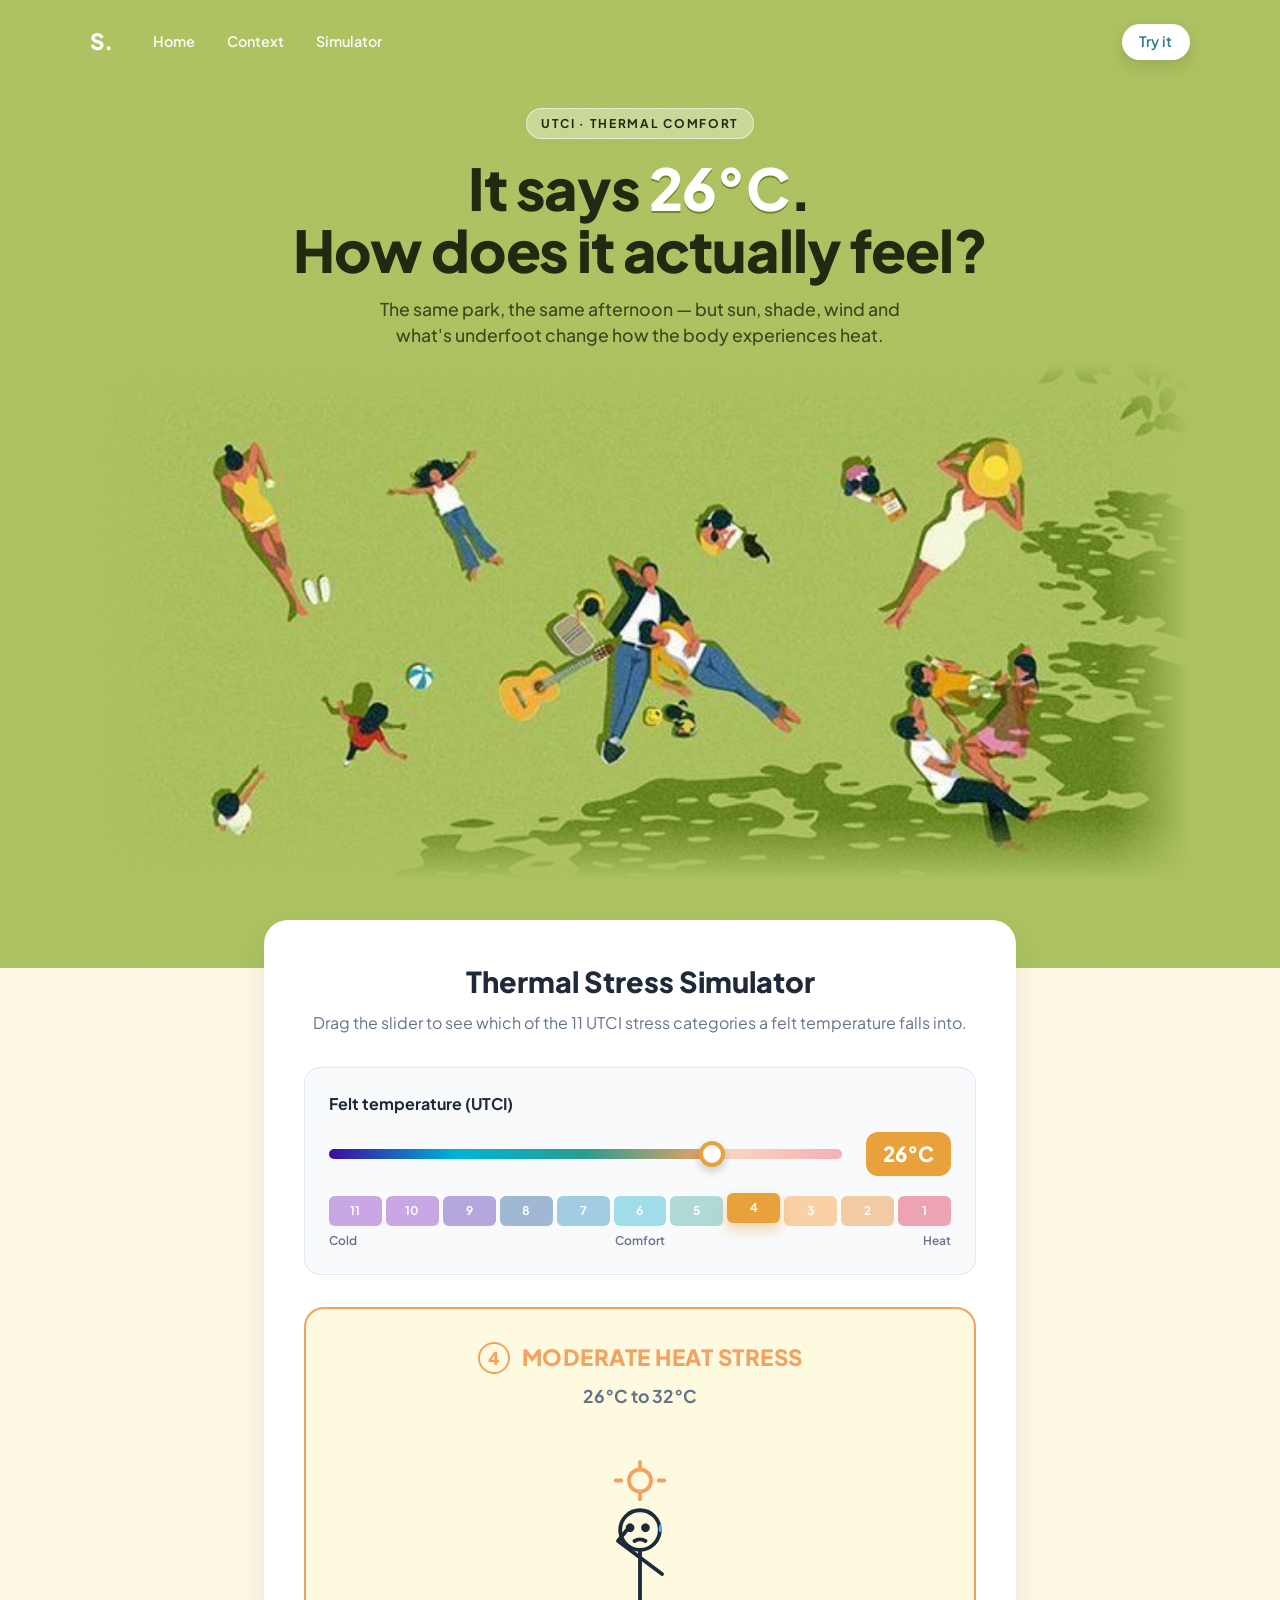
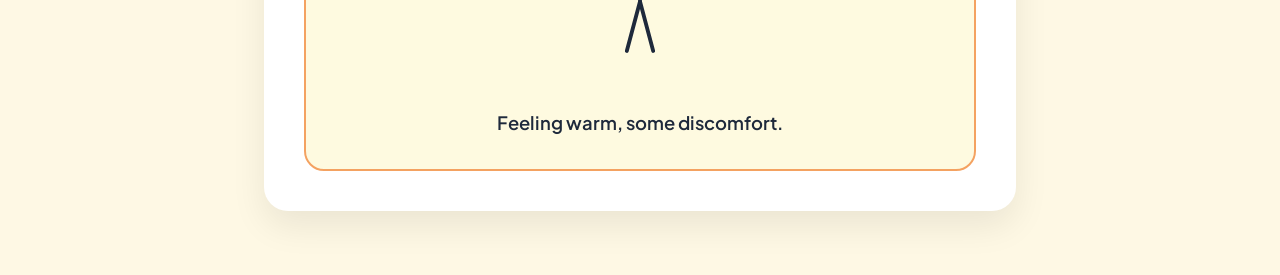
<file: simulator.html>
<!DOCTYPE html>
<html lang="en">
<head>
<meta charset="UTF-8">
<meta name="viewport" content="width=device-width, initial-scale=1.0">
<title>UTCI Thermal Stress Simulator</title>
<link rel="preconnect" href="https://fonts.googleapis.com">
<link rel="preconnect" href="https://fonts.gstatic.com" crossorigin>
<link href="https://fonts.googleapis.com/css2?family=Plus+Jakarta+Sans:wght@400;500;600;700;800&display=swap" rel="stylesheet">
<link rel="stylesheet" href="style.css">
</head>
<body>

<header class="hero-cover">
    <nav class="hero-nav" aria-label="Main">
        <a class="logo" href="index.html">S.</a>
        <ul>
            <li><a href="index.html">Home</a></li>
            <li><a href="thermal_context.html">Context</a></li>
            <li><a href="#simulator">Simulator</a></li>
        </ul>
        <a class="nav-pill" href="#simulator">Try it</a>
    </nav>

    <div class="hero-copy">
        <span class="eyebrow">UTCI · Thermal Comfort</span>
        <h1>It says <em>26°C</em>.<br>How does it actually feel?</h1>
        <p>The same park, the same afternoon — but sun, shade, wind and what's underfoot change how the body experiences heat.</p>
    </div>

    <figure class="hero-art">
        <img src="assets/hero-lawn.png" width="651" height="305"
             alt="Top-down illustration of people relaxing on a sunny lawn, some lying in the open sun and a group sitting in the dappled shade of a tree.">
    </figure>
</header>

<main class="main-container" id="simulator">
    <section class="simulator-section">
        <div class="section-header">
            <h2>Thermal Stress Simulator</h2>
            <p>Drag the slider to see which of the 11 UTCI stress categories a felt temperature falls into.</p>
        </div>

        <div class="controls-card">
            <label for="temp-slider">Felt temperature (UTCI)</label>
            <div class="slider-container">
                <input type="range" id="temp-slider" min="-50" max="50" step="0.5" value="26">
                <span class="temp-badge" id="temp-badge" aria-live="polite">26°C</span>
            </div>
            <div class="stress-scale" id="stress-scale" role="group" aria-label="Thermal stress categories"></div>
            <div class="scale-labels"><span>Cold</span><span>Comfort</span><span>Heat</span></div>
        </div>

        <div class="result-card" id="result-card" aria-live="polite">
            <div class="stress-header">
                <span class="badge-num" id="stress-number">5</span>
                <span class="badge-title" id="stress-title">NO THERMAL STRESS (COMFORTABLE)</span>
            </div>
            <div class="temp-range-text" id="temp-range-text">9°C to 26°C</div>
            <div class="illustration-box" id="illustration-box" aria-hidden="true"></div>
            <p class="stress-description" id="stress-description">Comfortable, no thermal stress.</p>
        </div>
    </section>
</main>

<script src="script.js"></script>
</body>
</html>
</file>
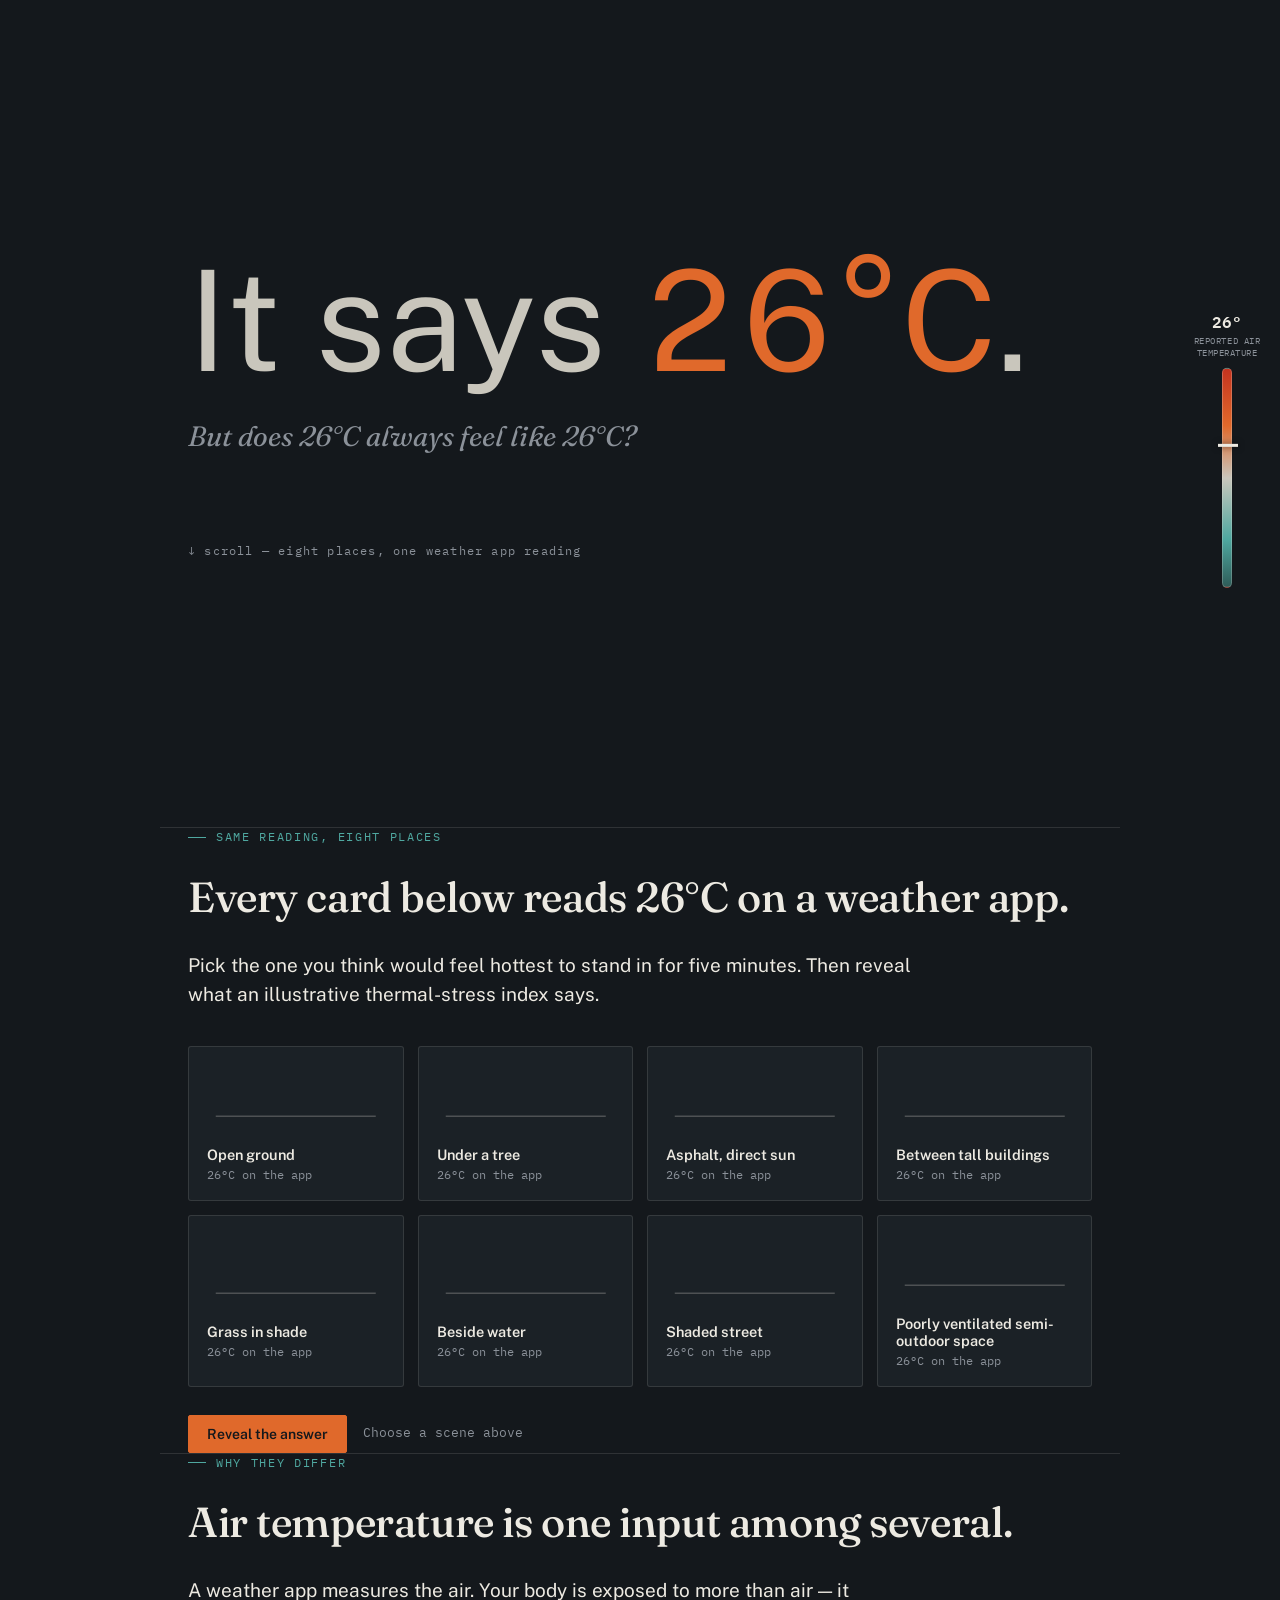
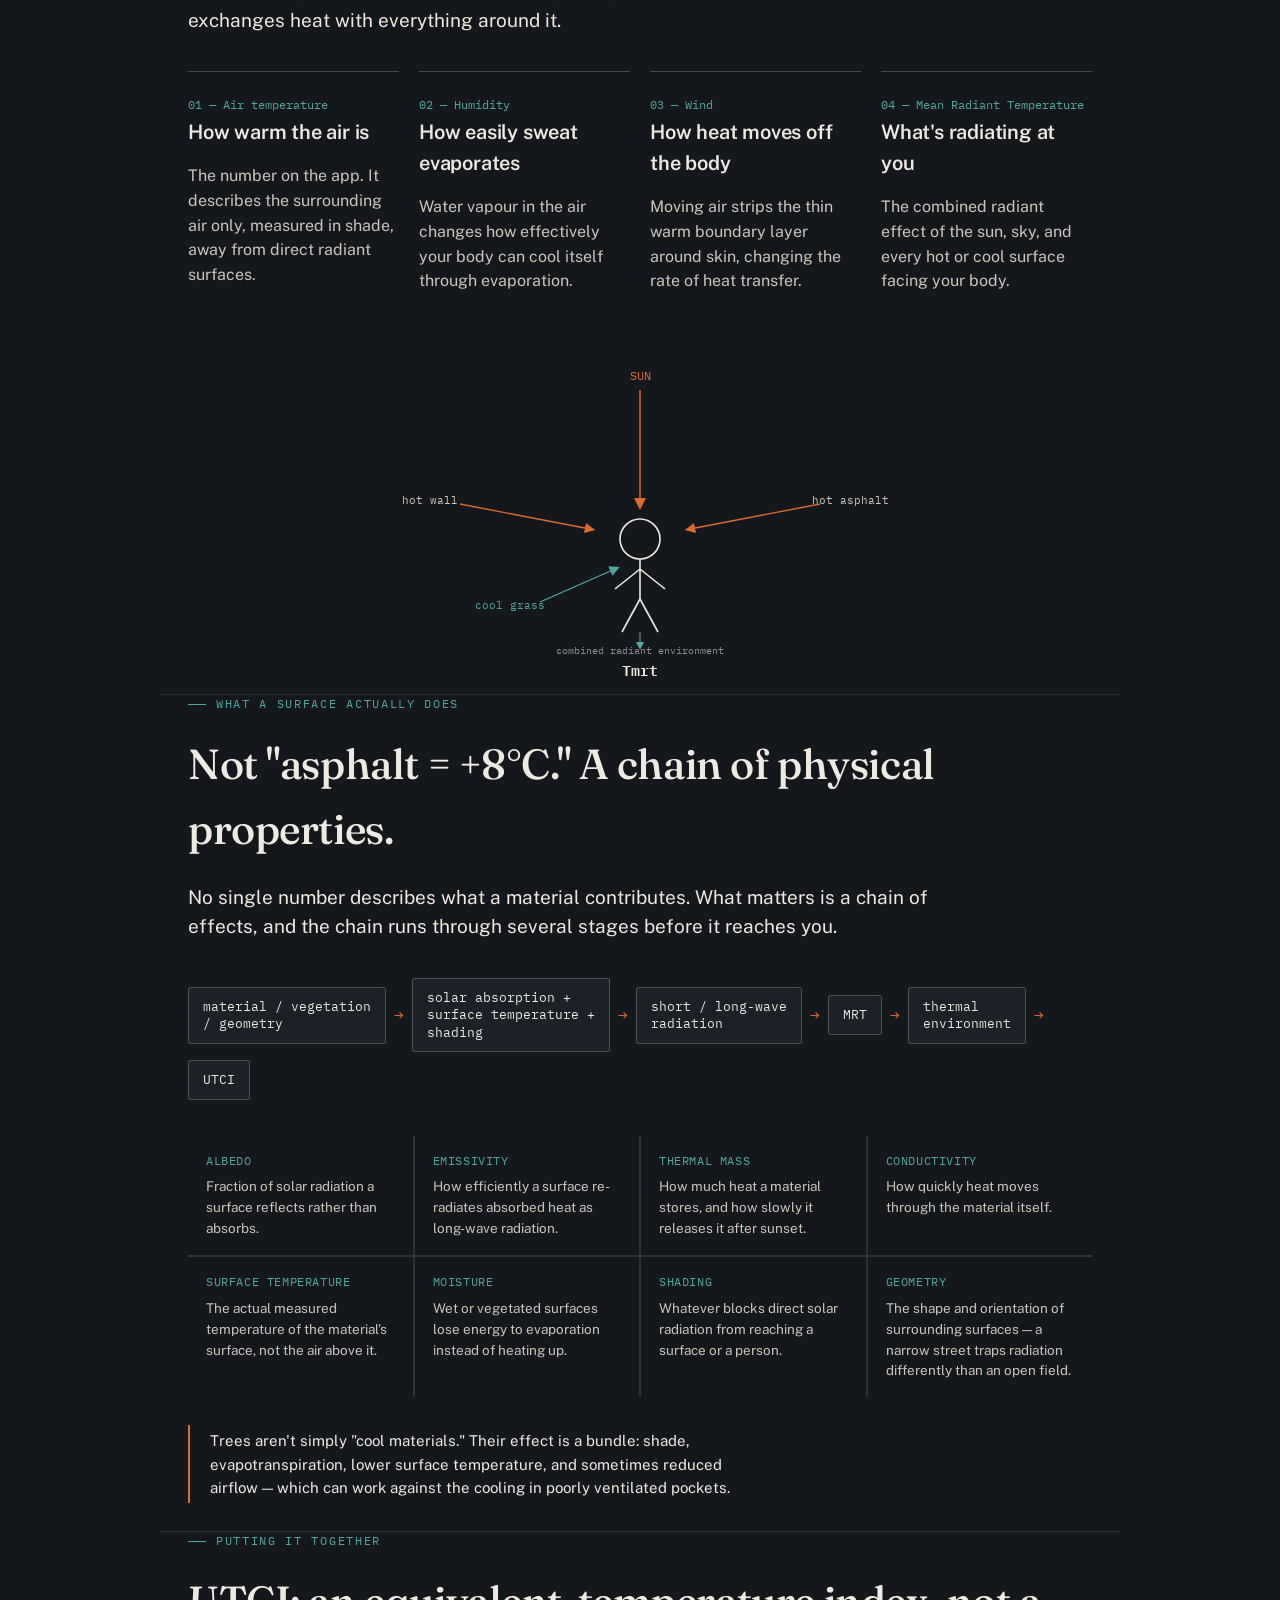
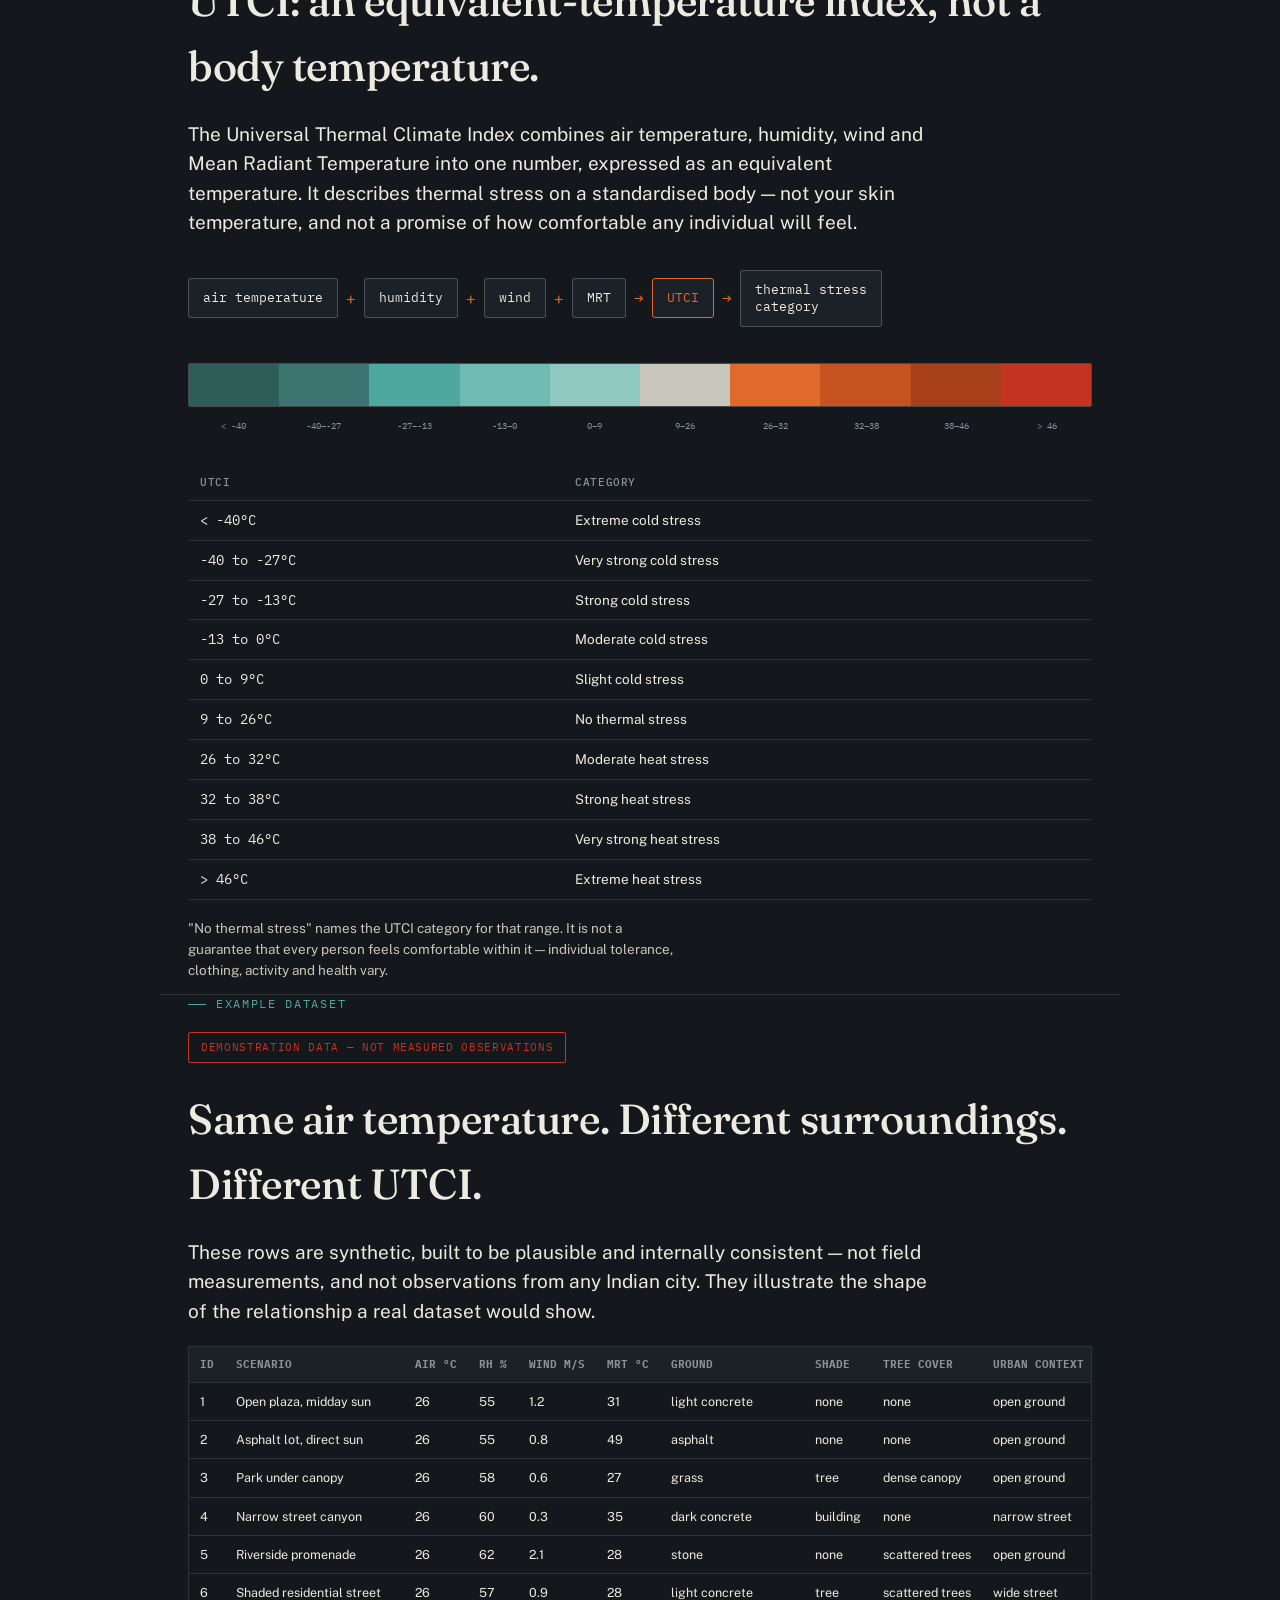
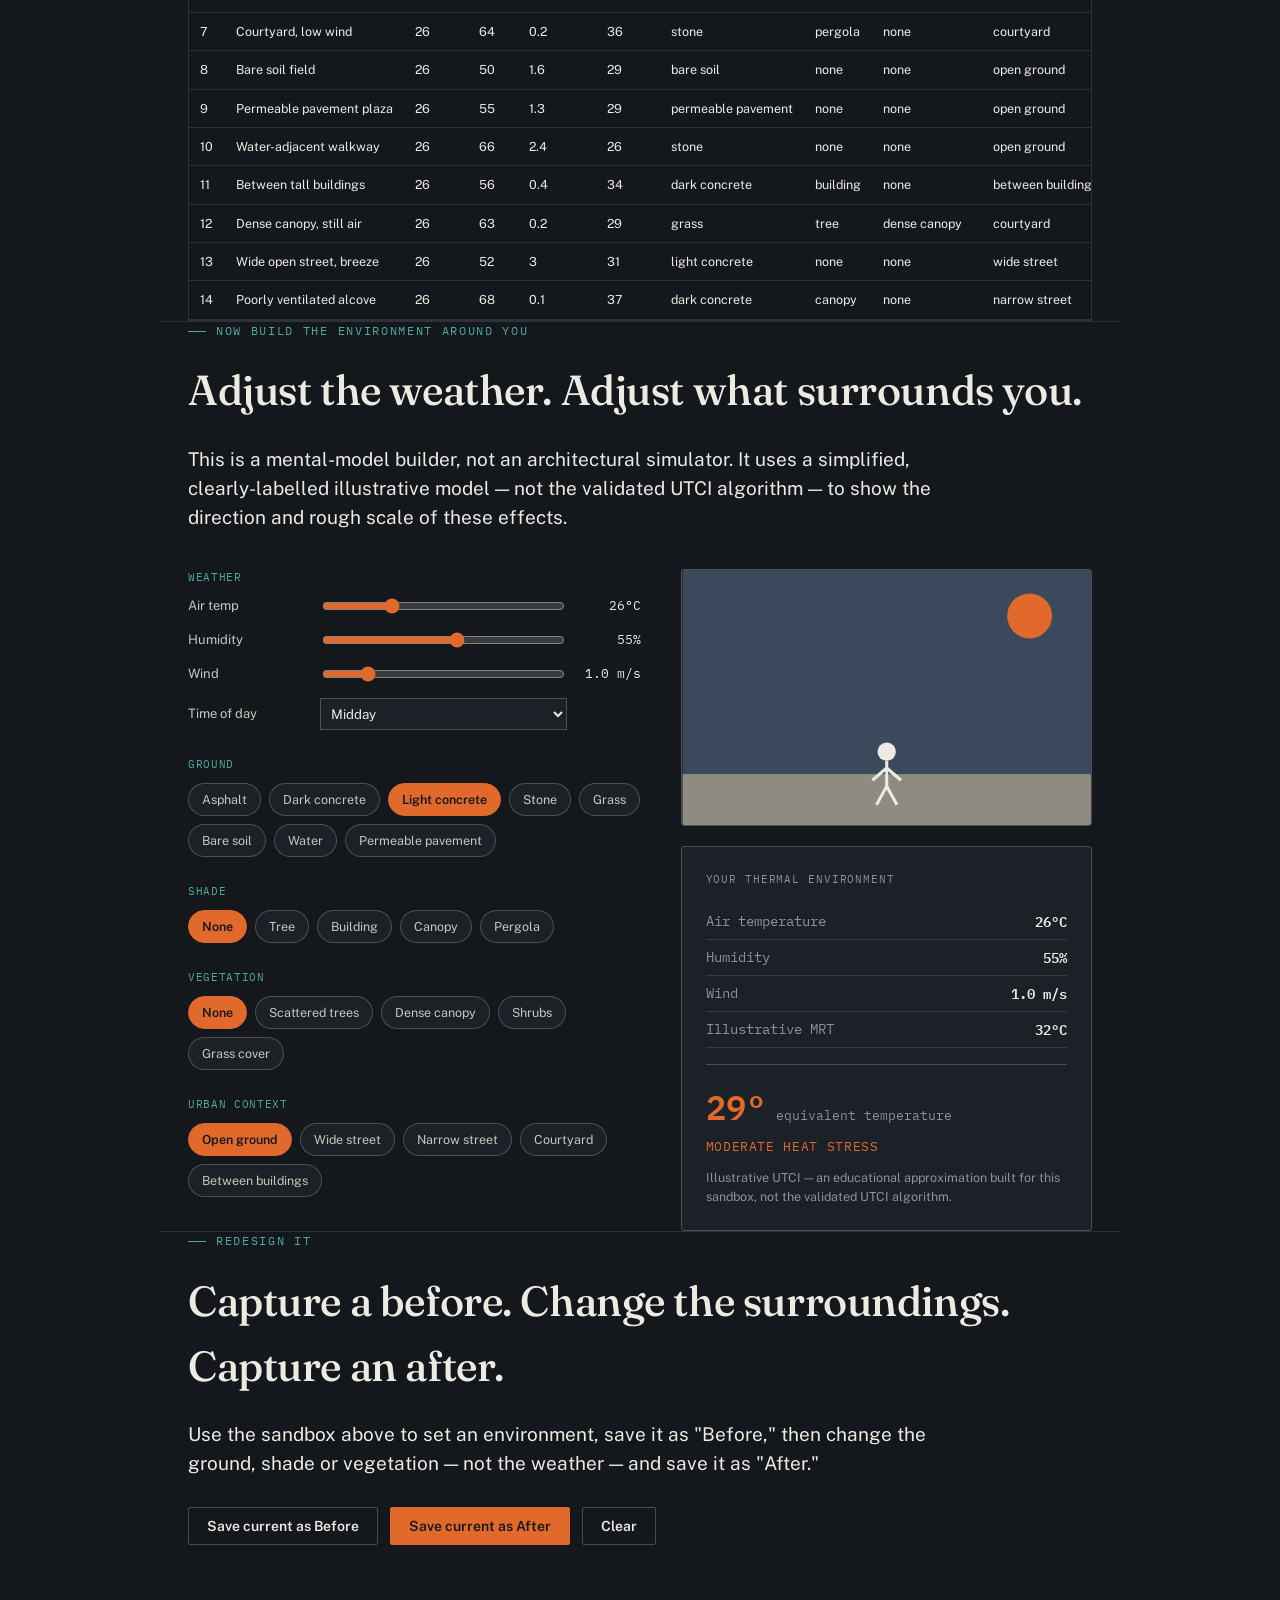
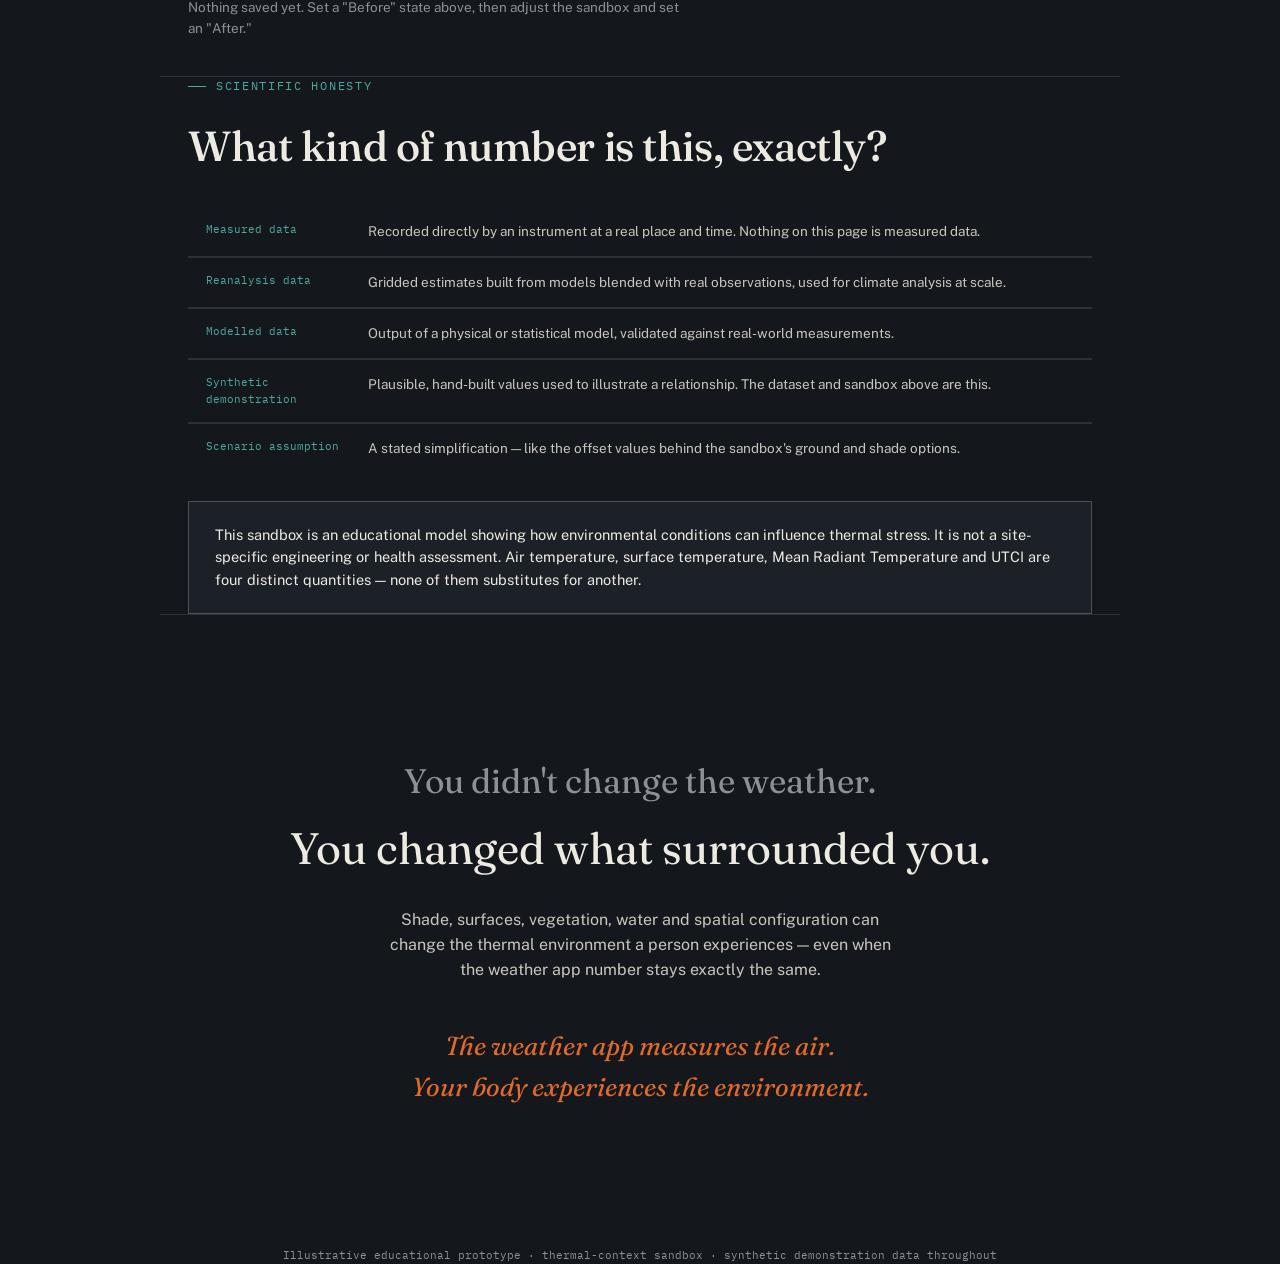
<file: thermal_context.html>
<!DOCTYPE html>
<html lang="en">
<head>
<meta charset="UTF-8">
<meta name="viewport" content="width=device-width, initial-scale=1.0">
<title>It says 26°C. — A Thermal Context Sandbox</title>
<link rel="preconnect" href="https://fonts.googleapis.com">
<link href="https://fonts.googleapis.com/css2?family=Fraunces:opsz,wght@9..144,300;9..144,400;9..144,500;9..144,600;9..144,700&family=Public+Sans:wght@400;500;600;700&family=IBM+Plex+Mono:wght@400;500;600&display=swap" rel="stylesheet">
<style>
  :root{
    --ink:#14181C;
    --ink-2:#1B2126;
    --ink-3:#232A30;
    --paper:#EDEAE2;
    --paper-dim:#C9C6BC;
    --muted:#8B9199;
    --cool:#4FA8A0;
    --cool-dim:#2E5C58;
    --warm:#E0692B;
    --hot:#C4331F;
    --line:rgba(237,234,226,0.12);
    --line-strong:rgba(237,234,226,0.24);
    --display:'Fraunces', serif;
    --body:'Public Sans', sans-serif;
    --mono:'IBM Plex Mono', monospace;
  }
  *{box-sizing:border-box;}
  html{scroll-behavior:smooth;}
  @media (prefers-reduced-motion: reduce){
    html{scroll-behavior:auto;}
    *{animation-duration:0.001ms !important; transition-duration:0.001ms !important;}
  }
  body{
    margin:0;
    background:var(--ink);
    color:var(--paper);
    font-family:var(--body);
    line-height:1.55;
    -webkit-font-smoothing:antialiased;
  }
  a{color:var(--cool);}
  .wrap{max-width:960px; margin:0 auto; padding:0 28px;}
  section{padding:96px 0; border-bottom:1px solid var(--line);}
  section:last-of-type{border-bottom:none;}
  .eyebrow{
    font-family:var(--mono); font-size:12px; letter-spacing:0.14em; text-transform:uppercase;
    color:var(--cool); margin:0 0 18px 0; display:flex; align-items:center; gap:10px;
  }
  .eyebrow::before{content:""; width:18px; height:1px; background:var(--cool); display:inline-block;}
  h1,h2,h3{font-family:var(--display); font-weight:500; margin:0 0 0.5em 0; letter-spacing:-0.01em;}
  h2{font-size:clamp(28px,4vw,42px); font-weight:500;}
  h3{font-size:20px; font-weight:600; font-family:var(--body);}
  p{color:var(--paper-dim); max-width:62ch;}
  .lede{font-size:19px; color:var(--paper);}
  button{font-family:var(--body); cursor:pointer;}
  .btn{
    background:transparent; border:1px solid var(--line-strong); color:var(--paper);
    padding:10px 18px; border-radius:2px; font-size:14px; font-weight:600;
    transition:border-color .15s, background .15s;
  }
  .btn:hover{border-color:var(--cool); background:rgba(79,168,160,0.08);}
  .btn:focus-visible, button:focus-visible, [tabindex]:focus-visible{outline:2px solid var(--cool); outline-offset:3px;}
  .btn.primary{background:var(--warm); border-color:var(--warm); color:var(--ink);}
  .btn.primary:hover{background:#c8571f;}
  .btn[aria-pressed="true"]{border-color:var(--cool); background:rgba(79,168,160,0.14); color:var(--cool);}

  /* ---------- HERO ---------- */
  .hero{min-height:92vh; display:flex; flex-direction:column; justify-content:center; border-bottom:1px solid var(--line);}
  .hero .big{font-size:clamp(56px,12vw,140px); line-height:0.95; font-weight:400; margin:0;}
  .hero .big .num{color:var(--warm); font-variant-numeric:tabular-nums;}
  .hero .q{font-size:clamp(20px,3vw,28px); color:var(--muted); font-family:var(--display); font-style:italic; margin-top:28px;}
  .hero .scroll-cue{margin-top:56px; font-family:var(--mono); font-size:12px; color:var(--muted); letter-spacing:0.1em;}

  /* ---------- READOUT (signature element) ---------- */
  .readout{
    position:fixed; right:18px; top:50%; transform:translateY(-50%); z-index:40;
    display:flex; flex-direction:column; align-items:center; gap:10px;
    font-family:var(--mono);
  }
  .readout .gauge{
    width:10px; height:220px; border-radius:6px; position:relative;
    background:linear-gradient(to top, var(--cool-dim) 0%, var(--cool) 22%, var(--paper-dim) 50%, var(--warm) 74%, var(--hot) 100%);
    border:1px solid var(--line-strong);
  }
  .readout .marker{
    position:absolute; left:-5px; width:20px; height:3px; background:var(--paper);
    box-shadow:0 0 6px rgba(0,0,0,0.6); transition:bottom .5s ease;
  }
  .readout .val{font-size:13px; color:var(--paper); text-align:center; line-height:1.3;}
  .readout .val .t{font-size:16px; font-weight:600;}
  .readout .val .c{display:block; font-size:9px; color:var(--muted); letter-spacing:0.06em; text-transform:uppercase; max-width:70px; margin-top:2px;}
  @media (max-width:860px){ .readout{display:none;} }

  /* ---------- SCENES ---------- */
  .scene-grid{display:grid; grid-template-columns:repeat(auto-fit,minmax(190px,1fr)); gap:14px; margin-top:36px;}
  .scene-card{
    background:var(--ink-2); border:1px solid var(--line); border-radius:3px; padding:18px;
    text-align:left; color:var(--paper); position:relative; overflow:hidden;
  }
  .scene-card .icon{width:100%; height:64px; margin-bottom:14px;}
  .scene-card .name{font-weight:600; font-size:14.5px; display:block;}
  .scene-card .temp{font-family:var(--mono); font-size:12px; color:var(--muted); display:block; margin-top:4px;}
  .scene-card[aria-pressed="true"]{border-color:var(--warm); box-shadow:0 0 0 1px var(--warm);}
  .scene-card.reveal-hot{border-color:var(--hot); box-shadow:0 0 0 1px var(--hot);}
  .scene-card .reveal-val{display:none; margin-top:10px; padding-top:10px; border-top:1px solid var(--line); font-family:var(--mono); font-size:12px;}
  .scene-card .reveal-val .u{font-size:18px; color:var(--warm); display:block;}
  .scene-card.revealed .reveal-val{display:block;}
  .quiz-row{display:flex; align-items:center; gap:16px; margin-top:28px; flex-wrap:wrap;}
  .quiz-status{font-family:var(--mono); font-size:13px; color:var(--muted);}

  /* ---------- VARIABLES ---------- */
  .var-grid{display:grid; grid-template-columns:repeat(auto-fit,minmax(200px,1fr)); gap:20px; margin-top:36px;}
  .var-card{padding:20px 0 0 0; border-top:1px solid var(--line-strong);}
  .var-card .idx{font-family:var(--mono); font-size:12px; color:var(--cool);}

  .radiation-diagram{margin:44px auto 0; max-width:560px;}
  .radiation-diagram svg{width:100%; height:auto; display:block;}

  /* ---------- MATERIAL CHAIN ---------- */
  .chain{display:flex; align-items:center; gap:8px; flex-wrap:wrap; margin:36px 0; font-family:var(--mono); font-size:12.5px;}
  .chain .box{background:var(--ink-2); border:1px solid var(--line-strong); padding:10px 14px; border-radius:3px; color:var(--paper); line-height:1.4;}
  .chain .arrow{color:var(--warm); font-size:16px;}
  .prop-grid{display:grid; grid-template-columns:repeat(auto-fit,minmax(210px,1fr)); gap:2px; margin-top:12px; background:var(--line);}
  .prop-grid .prop{background:var(--ink); padding:16px 18px;}
  .prop-grid .prop dt{font-family:var(--mono); font-size:12px; color:var(--cool); text-transform:uppercase; letter-spacing:0.05em;}
  .prop-grid .prop dd{margin:6px 0 0 0; font-size:13.5px; color:var(--paper-dim);}
  .callout{border-left:2px solid var(--warm); padding:4px 0 4px 20px; margin:28px 0; color:var(--paper); font-size:15px;}

  /* ---------- UTCI SCALE ---------- */
  .utci-scale{margin-top:36px;}
  .utci-bar{display:flex; height:44px; border-radius:2px; overflow:hidden; border:1px solid var(--line-strong);}
  .utci-bar .seg{flex:1; position:relative; cursor:default; transition:transform .15s;}
  .utci-bar .seg:hover{transform:scaleY(1.12); z-index:2;}
  .utci-legend{display:flex; margin-top:8px;}
  .utci-legend .l{flex:1; font-family:var(--mono); font-size:9px; color:var(--muted); text-align:center; padding-top:4px;}
  .utci-table{width:100%; border-collapse:collapse; margin-top:32px; font-size:13.5px;}
  .utci-table th, .utci-table td{text-align:left; padding:9px 12px; border-bottom:1px solid var(--line);}
  .utci-table th{font-family:var(--mono); font-size:11px; text-transform:uppercase; letter-spacing:0.05em; color:var(--muted); font-weight:500;}
  .utci-table td:first-child{font-family:var(--mono); color:var(--paper);}

  /* ---------- DATASET ---------- */
  .data-flag{
    display:inline-block; font-family:var(--mono); font-size:11px; letter-spacing:0.06em;
    color:var(--hot); border:1px solid var(--hot); padding:6px 12px; border-radius:2px; margin-bottom:24px;
  }
  .table-scroll{overflow-x:auto; margin-top:20px; border:1px solid var(--line);}
  table.dataset{border-collapse:collapse; width:100%; min-width:920px; font-size:12.5px;}
  table.dataset th, table.dataset td{padding:9px 11px; border-bottom:1px solid var(--line); white-space:nowrap; text-align:left;}
  table.dataset th{font-family:var(--mono); font-size:10.5px; text-transform:uppercase; color:var(--muted); background:var(--ink-2); position:sticky; top:0;}
  table.dataset td.utci-cell{font-family:var(--mono); font-weight:600;}
  table.dataset tr:hover td{background:rgba(237,234,226,0.03);}

  /* ---------- SANDBOX ---------- */
  .sandbox-layout{display:grid; grid-template-columns:1.1fr 1fr; gap:40px; margin-top:36px; align-items:start;}
  @media (max-width:820px){ .sandbox-layout{grid-template-columns:1fr;} }
  .control-group{margin-bottom:26px;}
  .control-group > label.glabel{font-family:var(--mono); font-size:11px; text-transform:uppercase; letter-spacing:0.06em; color:var(--cool); display:block; margin-bottom:10px;}
  .slider-row{display:flex; align-items:center; gap:14px; margin-bottom:14px;}
  .slider-row label{font-size:13px; width:118px; flex-shrink:0; color:var(--paper-dim);}
  .slider-row input[type=range]{flex:1; accent-color:var(--warm);}
  .slider-row .sv{font-family:var(--mono); font-size:13px; width:60px; text-align:right; color:var(--paper); flex-shrink:0;}
  .chip-row{display:flex; flex-wrap:wrap; gap:8px;}
  .chip{
    background:var(--ink-2); border:1px solid var(--line-strong); color:var(--paper-dim);
    padding:8px 13px; font-size:12.5px; border-radius:20px; transition:all .15s;
  }
  .chip[aria-pressed="true"]{background:var(--warm); border-color:var(--warm); color:var(--ink); font-weight:600;}

  .scene-2d{width:100%; aspect-ratio:16/10; border:1px solid var(--line-strong); border-radius:4px; overflow:hidden; background:var(--ink-2);}
  .scene-2d svg{width:100%; height:100%; display:block;}

  .result-panel{
    margin-top:20px; border:1px solid var(--line-strong); border-radius:4px; padding:24px;
    background:var(--ink-2); font-family:var(--mono);
  }
  .result-panel .rp-title{font-size:11px; letter-spacing:0.08em; color:var(--muted); text-transform:uppercase; margin-bottom:16px;}
  .result-panel .row{display:flex; justify-content:space-between; padding:7px 0; border-bottom:1px solid var(--line); font-size:13.5px;}
  .result-panel .row .k{color:var(--muted);}
  .result-panel .row .v{color:var(--paper); font-weight:600;}
  .result-panel .utci-final{margin-top:16px; padding-top:16px; border-top:1px solid var(--line-strong);}
  .result-panel .utci-final .u-val{font-size:34px; color:var(--warm); font-weight:600;}
  .result-panel .utci-final .u-cat{font-size:13px; letter-spacing:0.05em; text-transform:uppercase; margin-top:4px;}
  .result-panel .u-note{font-family:var(--body); font-size:12.5px; color:var(--muted); margin-top:10px;}

  /* ---------- BEFORE / AFTER ---------- */
  .ba-actions{display:flex; gap:12px; margin:28px 0; flex-wrap:wrap;}
  .ba-grid{display:grid; grid-template-columns:1fr auto 1fr; gap:0; align-items:stretch; margin-top:8px;}
  @media (max-width:700px){ .ba-grid{grid-template-columns:1fr;} }
  .ba-col{border:1px solid var(--line-strong); padding:22px; background:var(--ink-2);}
  .ba-col h4{font-family:var(--mono); font-size:11px; text-transform:uppercase; letter-spacing:0.06em; color:var(--muted); margin:0 0 14px 0;}
  .ba-col .u-val{font-family:var(--mono); font-size:30px; color:var(--paper);}
  .ba-col.after .u-val{color:var(--warm);}
  .ba-col .u-cat{font-family:var(--mono); font-size:12px; color:var(--muted); margin-top:2px;}
  .ba-mid{display:flex; align-items:center; justify-content:center; padding:0 18px; color:var(--warm); font-size:22px;}
  .ba-empty{font-size:13.5px; color:var(--muted); padding:24px 0;}
  .ba-message{font-family:var(--display); font-style:italic; font-size:20px; color:var(--paper); margin-top:28px; max-width:46ch;}

  /* ---------- METHODOLOGY ---------- */
  .method-list{list-style:none; padding:0; margin:28px 0; display:grid; gap:2px; background:var(--line);}
  .method-list li{background:var(--ink); padding:14px 18px; font-size:13.5px; color:var(--paper-dim); display:flex; gap:12px;}
  .method-list li .tag{font-family:var(--mono); font-size:11px; color:var(--cool); flex-shrink:0; width:150px;}
  .method-quote{border:1px solid var(--line-strong); padding:22px 26px; margin-top:28px; font-size:14.5px; color:var(--paper); background:var(--ink-2);}

  /* ---------- CLOSING ---------- */
  .closing{text-align:center; padding:140px 0;}
  .closing .l1{font-family:var(--display); font-size:clamp(24px,3.4vw,34px); color:var(--muted);}
  .closing .l2{font-family:var(--display); font-size:clamp(30px,4.4vw,44px); color:var(--paper); margin-top:6px;}
  .closing .l3{max-width:52ch; margin:26px auto 0; color:var(--paper-dim); font-size:16px;}
  .closing .l4{font-family:var(--display); font-style:italic; font-size:clamp(20px,2.6vw,26px); color:var(--warm); margin-top:44px;}

  footer{text-align:center; padding:36px 0; font-family:var(--mono); font-size:11px; color:var(--muted);}
  .sr-only{position:absolute; width:1px; height:1px; overflow:hidden; clip:rect(0,0,0,0);}
</style>
</head>
<body>

<div class="readout" aria-hidden="true">
  <div class="val"><span class="t" id="readoutTemp">26°</span><span class="c" id="readoutCat">air temp</span></div>
  <div class="gauge"><div class="marker" id="readoutMarker" style="bottom:38%;"></div></div>
</div>

<!-- ============ HERO ============ -->
<header class="hero wrap" id="hero" data-temp="26" data-cat="Reported air temperature">
  <p class="big">It says <span class="num">26°C</span>.</p>
  <p class="q">But does 26°C always feel like 26°C?</p>
  <p class="scroll-cue">↓ scroll — eight places, one weather app reading</p>
</header>

<!-- ============ SCENES ============ -->
<section id="scenes" class="wrap" data-temp="26" data-cat="Same air temperature, 8 places">
  <p class="eyebrow">Same reading, eight places</p>
  <h2>Every card below reads 26°C on a weather app.</h2>
  <p class="lede">Pick the one you think would feel hottest to stand in for five minutes. Then reveal what an illustrative thermal-stress index says.</p>

  <div class="scene-grid" id="sceneGrid"></div>

  <div class="quiz-row">
    <button class="btn primary" id="revealBtn" disabled>Reveal the answer</button>
    <span class="quiz-status" id="quizStatus">Choose a scene above</span>
  </div>
</section>

<!-- ============ VARIABLES ============ -->
<section id="variables" class="wrap" data-temp="26" data-cat="Four hidden variables">
  <p class="eyebrow">Why they differ</p>
  <h2>Air temperature is one input among several.</h2>
  <p class="lede">A weather app measures the air. Your body is exposed to more than air — it exchanges heat with everything around it.</p>

  <div class="var-grid">
    <div class="var-card"><span class="idx">01 — Air temperature</span><h3>How warm the air is</h3><p>The number on the app. It describes the surrounding air only, measured in shade, away from direct radiant surfaces.</p></div>
    <div class="var-card"><span class="idx">02 — Humidity</span><h3>How easily sweat evaporates</h3><p>Water vapour in the air changes how effectively your body can cool itself through evaporation.</p></div>
    <div class="var-card"><span class="idx">03 — Wind</span><h3>How heat moves off the body</h3><p>Moving air strips the thin warm boundary layer around skin, changing the rate of heat transfer.</p></div>
    <div class="var-card"><span class="idx">04 — Mean Radiant Temperature</span><h3>What's radiating at you</h3><p>The combined radiant effect of the sun, sky, and every hot or cool surface facing your body.</p></div>
  </div>

  <div class="radiation-diagram">
    <svg viewBox="0 0 560 340" role="img" aria-labelledby="raddesc">
      <title id="raddesc">Diagram of a person exchanging radiation with the sun, walls, asphalt, trees, sky and grass</title>
      <defs>
        <marker id="arrowW" markerWidth="8" markerHeight="8" refX="4" refY="4" orient="auto"><path d="M0,0 L8,4 L0,8 Z" fill="var(--warm)"/></marker>
        <marker id="arrowC" markerWidth="8" markerHeight="8" refX="4" refY="4" orient="auto"><path d="M0,0 L8,4 L0,8 Z" fill="var(--cool)"/></marker>
      </defs>
      <text x="280" y="26" text-anchor="middle" fill="var(--warm)" font-family="var(--mono)" font-size="12">SUN</text>
      <line x1="280" y1="36" x2="280" y2="150" stroke="var(--warm)" stroke-width="1.5" marker-end="url(#arrowW)"/>

      <text x="70" y="150" text-anchor="middle" fill="var(--paper-dim)" font-family="var(--mono)" font-size="11">hot wall</text>
      <line x1="100" y1="150" x2="230" y2="175" stroke="var(--warm)" stroke-width="1.3" marker-end="url(#arrowW)"/>

      <text x="490" y="150" text-anchor="middle" fill="var(--paper-dim)" font-family="var(--mono)" font-size="11">hot asphalt</text>
      <line x1="460" y1="150" x2="330" y2="175" stroke="var(--warm)" stroke-width="1.3" marker-end="url(#arrowW)"/>

      <circle cx="280" cy="185" r="20" fill="none" stroke="var(--paper)" stroke-width="1.6"/>
      <line x1="280" y1="205" x2="280" y2="245" stroke="var(--paper)" stroke-width="1.6"/>
      <line x1="280" y1="215" x2="255" y2="235" stroke="var(--paper)" stroke-width="1.6"/>
      <line x1="280" y1="215" x2="305" y2="235" stroke="var(--paper)" stroke-width="1.6"/>
      <line x1="280" y1="245" x2="262" y2="278" stroke="var(--paper)" stroke-width="1.6"/>
      <line x1="280" y1="245" x2="298" y2="278" stroke="var(--paper)" stroke-width="1.6"/>

      <text x="150" y="255" text-anchor="middle" fill="var(--cool)" font-family="var(--mono)" font-size="11">cool grass</text>
      <line x1="180" y1="248" x2="255" y2="215" stroke="var(--cool)" stroke-width="1.3" marker-end="url(#arrowC)"/>

      <text x="280" y="300" text-anchor="middle" fill="var(--muted)" font-family="var(--mono)" font-size="10">combined radiant environment</text>
      <line x1="280" y1="278" x2="280" y2="292" stroke="var(--muted)" stroke-width="1" marker-end="url(#arrowC)"/>
      <text x="280" y="322" text-anchor="middle" fill="var(--paper)" font-family="var(--mono)" font-size="15" font-weight="600">Tmrt</text>
    </svg>
  </div>
</section>

<!-- ============ MATERIALS ============ -->
<section id="materials" class="wrap" data-temp="26" data-cat="What surfaces do">
  <p class="eyebrow">What a surface actually does</p>
  <h2>Not "asphalt = +8°C." A chain of physical properties.</h2>
  <p class="lede">No single number describes what a material contributes. What matters is a chain of effects, and the chain runs through several stages before it reaches you.</p>

  <div class="chain">
    <div class="box">material / vegetation<br>/ geometry</div><span class="arrow">→</span>
    <div class="box">solar absorption +<br>surface temperature +<br>shading</div><span class="arrow">→</span>
    <div class="box">short / long-wave<br>radiation</div><span class="arrow">→</span>
    <div class="box">MRT</div><span class="arrow">→</span>
    <div class="box">thermal<br>environment</div><span class="arrow">→</span>
    <div class="box">UTCI</div>
  </div>

  <dl class="prop-grid">
    <div class="prop"><dt>Albedo</dt><dd>Fraction of solar radiation a surface reflects rather than absorbs.</dd></div>
    <div class="prop"><dt>Emissivity</dt><dd>How efficiently a surface re-radiates absorbed heat as long-wave radiation.</dd></div>
    <div class="prop"><dt>Thermal mass</dt><dd>How much heat a material stores, and how slowly it releases it after sunset.</dd></div>
    <div class="prop"><dt>Conductivity</dt><dd>How quickly heat moves through the material itself.</dd></div>
    <div class="prop"><dt>Surface temperature</dt><dd>The actual measured temperature of the material's surface, not the air above it.</dd></div>
    <div class="prop"><dt>Moisture</dt><dd>Wet or vegetated surfaces lose energy to evaporation instead of heating up.</dd></div>
    <div class="prop"><dt>Shading</dt><dd>Whatever blocks direct solar radiation from reaching a surface or a person.</dd></div>
    <div class="prop"><dt>Geometry</dt><dd>The shape and orientation of surrounding surfaces — a narrow street traps radiation differently than an open field.</dd></div>
  </dl>

  <p class="callout">Trees aren't simply "cool materials." Their effect is a bundle: shade, evapotranspiration, lower surface temperature, and sometimes reduced airflow — which can work against the cooling in poorly ventilated pockets.</p>
</section>

<!-- ============ UTCI ============ -->
<section id="utci-explain" class="wrap" data-temp="26" data-cat="No thermal stress">
  <p class="eyebrow">Putting it together</p>
  <h2>UTCI: an equivalent-temperature index, not a body temperature.</h2>
  <p class="lede">The Universal Thermal Climate Index combines air temperature, humidity, wind and Mean Radiant Temperature into one number, expressed as an equivalent temperature. It describes thermal stress on a standardised body — not your skin temperature, and not a promise of how comfortable any individual will feel.</p>

  <div class="chain" style="margin-top:32px;">
    <div class="box">air temperature</div><span class="arrow">+</span>
    <div class="box">humidity</div><span class="arrow">+</span>
    <div class="box">wind</div><span class="arrow">+</span>
    <div class="box">MRT</div><span class="arrow">→</span>
    <div class="box" style="border-color:var(--warm); color:var(--warm);">UTCI</div><span class="arrow">→</span>
    <div class="box">thermal stress<br>category</div>
  </div>

  <div class="utci-scale">
    <div class="utci-bar" id="utciBar"></div>
    <div class="utci-legend" id="utciLegend"></div>
  </div>

  <table class="utci-table">
    <thead><tr><th>UTCI</th><th>Category</th></tr></thead>
    <tbody id="utciTableBody"></tbody>
  </table>
  <p style="margin-top:18px; font-size:13.5px;">"No thermal stress" names the UTCI category for that range. It is not a guarantee that every person feels comfortable within it — individual tolerance, clothing, activity and health vary.</p>
</section>

<!-- ============ DATASET ============ -->
<section id="dataset" class="wrap" data-temp="26" data-cat="Demonstration data">
  <p class="eyebrow">Example dataset</p>
  <div class="data-flag">DEMONSTRATION DATA — NOT MEASURED OBSERVATIONS</div>
  <h2>Same air temperature. Different surroundings. Different UTCI.</h2>
  <p class="lede">These rows are synthetic, built to be plausible and internally consistent — not field measurements, and not observations from any Indian city. They illustrate the shape of the relationship a real dataset would show.</p>

  <div class="table-scroll">
    <table class="dataset" id="datasetTable"></table>
  </div>
</section>

<!-- ============ SANDBOX ============ -->
<section id="sandbox" class="wrap" data-temp="26" data-cat="Illustrative UTCI">
  <p class="eyebrow">Now build the environment around you</p>
  <h2>Adjust the weather. Adjust what surrounds you.</h2>
  <p class="lede">This is a mental-model builder, not an architectural simulator. It uses a simplified, clearly-labelled illustrative model — not the validated UTCI algorithm — to show the direction and rough scale of these effects.</p>

  <div class="sandbox-layout">
    <div>
      <div class="control-group">
        <label class="glabel">Weather</label>
        <div class="slider-row"><label for="airTemp">Air temp</label><input type="range" id="airTemp" min="20" max="42" value="26"><span class="sv" id="airTempV">26°C</span></div>
        <div class="slider-row"><label for="humidity">Humidity</label><input type="range" id="humidity" min="10" max="90" value="55"><span class="sv" id="humidityV">55%</span></div>
        <div class="slider-row"><label for="wind">Wind</label><input type="range" id="wind" min="0" max="60" value="10"><span class="sv" id="windV">1.0 m/s</span></div>
        <div class="slider-row"><label for="timeOfDay">Time of day</label>
          <select id="timeOfDay" style="flex:1; background:var(--ink-2); color:var(--paper); border:1px solid var(--line-strong); padding:6px; font-family:var(--body);">
            <option value="morning">Morning</option>
            <option value="midday" selected>Midday</option>
            <option value="afternoon">Afternoon</option>
            <option value="evening">Evening</option>
          </select>
          <span class="sv"></span>
        </div>
      </div>

      <div class="control-group">
        <label class="glabel">Ground</label>
        <div class="chip-row" id="groundChips"></div>
      </div>
      <div class="control-group">
        <label class="glabel">Shade</label>
        <div class="chip-row" id="shadeChips"></div>
      </div>
      <div class="control-group">
        <label class="glabel">Vegetation</label>
        <div class="chip-row" id="vegChips"></div>
      </div>
      <div class="control-group">
        <label class="glabel">Urban context</label>
        <div class="chip-row" id="contextChips"></div>
      </div>
    </div>

    <div>
      <div class="scene-2d"><svg id="sceneSvg" viewBox="0 0 400 250"></svg></div>
      <div class="result-panel">
        <div class="rp-title">Your thermal environment</div>
        <div class="row"><span class="k">Air temperature</span><span class="v" id="rAir">26°C</span></div>
        <div class="row"><span class="k">Humidity</span><span class="v" id="rHum">55%</span></div>
        <div class="row"><span class="k">Wind</span><span class="v" id="rWind">1.0 m/s</span></div>
        <div class="row"><span class="k">Illustrative MRT</span><span class="v" id="rMrt">29°C</span></div>
        <div class="utci-final">
          <span class="u-val" id="rUtci">27°</span> <span style="color:var(--muted); font-size:13px;">equivalent temperature</span>
          <div class="u-cat" id="rCat" style="color:var(--warm);">MODERATE HEAT STRESS</div>
          <div class="u-note">Illustrative UTCI — an educational approximation built for this sandbox, not the validated UTCI algorithm.</div>
        </div>
      </div>
    </div>
  </div>
</section>

<!-- ============ BEFORE / AFTER ============ -->
<section id="before-after" class="wrap" data-temp="26" data-cat="Intervention">
  <p class="eyebrow">Redesign it</p>
  <h2>Capture a before. Change the surroundings. Capture an after.</h2>
  <p class="lede">Use the sandbox above to set an environment, save it as "Before," then change the ground, shade or vegetation — not the weather — and save it as "After."</p>

  <div class="ba-actions">
    <button class="btn" id="setBefore">Save current as Before</button>
    <button class="btn primary" id="setAfter">Save current as After</button>
    <button class="btn" id="clearBA">Clear</button>
  </div>

  <div id="baContent"><p class="ba-empty">Nothing saved yet. Set a "Before" state above, then adjust the sandbox and set an "After."</p></div>
</section>

<!-- ============ METHODOLOGY ============ -->
<section id="methodology" class="wrap" data-temp="26" data-cat="Methodology">
  <p class="eyebrow">Scientific honesty</p>
  <h2>What kind of number is this, exactly?</h2>
  <ul class="method-list">
    <li><span class="tag">Measured data</span>Recorded directly by an instrument at a real place and time. Nothing on this page is measured data.</li>
    <li><span class="tag">Reanalysis data</span>Gridded estimates built from models blended with real observations, used for climate analysis at scale.</li>
    <li><span class="tag">Modelled data</span>Output of a physical or statistical model, validated against real-world measurements.</li>
    <li><span class="tag">Synthetic demonstration</span>Plausible, hand-built values used to illustrate a relationship. The dataset and sandbox above are this.</li>
    <li><span class="tag">Scenario assumption</span>A stated simplification — like the offset values behind the sandbox's ground and shade options.</li>
  </ul>
  <div class="method-quote">This sandbox is an educational model showing how environmental conditions can influence thermal stress. It is not a site-specific engineering or health assessment. Air temperature, surface temperature, Mean Radiant Temperature and UTCI are four distinct quantities — none of them substitutes for another.</div>
</section>

<!-- ============ CLOSING ============ -->
<section id="closing" class="wrap closing" data-temp="26" data-cat="Closing">
  <div class="l1">You didn't change the weather.</div>
  <div class="l2">You changed what surrounded you.</div>
  <p class="l3">Shade, surfaces, vegetation, water and spatial configuration can change the thermal environment a person experiences — even when the weather app number stays exactly the same.</p>
  <div class="l4">The weather app measures the air.<br>Your body experiences the environment.</div>
</section>

<footer class="wrap">Illustrative educational prototype · thermal-context sandbox · synthetic demonstration data throughout</footer>

<script>
(function(){
  "use strict";

  /* ---------------- shared data ---------------- */
  const UTCI_CATEGORIES = [
    {max:-40, label:"Extreme cold stress", key:"extreme-cold"},
    {max:-27, label:"Very strong cold stress", key:"vstrong-cold"},
    {max:-13, label:"Strong cold stress", key:"strong-cold"},
    {max:0,   label:"Moderate cold stress", key:"mod-cold"},
    {max:9,   label:"Slight cold stress", key:"slight-cold"},
    {max:26,  label:"No thermal stress", key:"none"},
    {max:32,  label:"Moderate heat stress", key:"mod-heat"},
    {max:38,  label:"Strong heat stress", key:"strong-heat"},
    {max:46,  label:"Very strong heat stress", key:"vstrong-heat"},
    {max:Infinity, label:"Extreme heat stress", key:"extreme-heat"}
  ];
  const CAT_COLOR = {
    "extreme-cold":"#2E5C58","vstrong-cold":"#3C7470","strong-cold":"#4FA8A0","mod-cold":"#6FBAB2",
    "none":"#C9C6BC","slight-cold":"#8fc9c2",
    "mod-heat":"#E0692B","strong-heat":"#C4531F","vstrong-heat":"#A83F1B","extreme-heat":"#C4331F"
  };
  function categorize(utci){
    for(const c of UTCI_CATEGORIES){ if(utci < c.max || c.max===Infinity){ if(utci < c.max) return c; } }
    return UTCI_CATEGORIES[UTCI_CATEGORIES.length-1];
  }
  // fix boundary logic explicitly (use <=)
  function catFor(utci){
    if(utci < -40) return UTCI_CATEGORIES[0];
    if(utci < -27) return UTCI_CATEGORIES[1];
    if(utci < -13) return UTCI_CATEGORIES[2];
    if(utci < 0)   return UTCI_CATEGORIES[3];
    if(utci < 9)   return UTCI_CATEGORIES[4];
    if(utci < 26)  return UTCI_CATEGORIES[5];
    if(utci < 32)  return UTCI_CATEGORIES[6];
    if(utci < 38)  return UTCI_CATEGORIES[7];
    if(utci <= 46) return UTCI_CATEGORIES[8];
    return UTCI_CATEGORIES[9];
  }

  /* ---------------- readout ---------------- */
  const readoutTemp = document.getElementById('readoutTemp');
  const readoutCat = document.getElementById('readoutCat');
  const readoutMarker = document.getElementById('readoutMarker');
  function setReadout(temp, catLabel){
    readoutTemp.textContent = Math.round(temp) + "°";
    readoutCat.textContent = catLabel;
    const pct = Math.max(0, Math.min(100, ((temp - (-10)) / (46 - (-10))) * 100));
    readoutMarker.style.bottom = pct + "%";
  }
  setReadout(26, "reported air temperature");

  const sections = document.querySelectorAll('section, header#hero');
  const io = new IntersectionObserver((entries)=>{
    entries.forEach(e=>{
      if(e.isIntersecting && e.intersectionRatio > 0.5){
        const t = parseFloat(e.target.dataset.temp);
        const c = e.target.dataset.cat;
        if(!isNaN(t)) setReadout(t, c);
      }
    });
  }, {threshold:[0.5]});
  sections.forEach(s=>io.observe(s));

  /* ---------------- scenes quiz ---------------- */
  const SCENES = [
    {name:"Open ground", temp:26, mrt:30, utci:28},
    {name:"Under a tree", temp:26, mrt:27, utci:24},
    {name:"Asphalt, direct sun", temp:26, mrt:49, utci:37},
    {name:"Between tall buildings", temp:26, mrt:34, utci:31},
    {name:"Grass in shade", temp:26, mrt:26, utci:23},
    {name:"Beside water", temp:26, mrt:28, utci:25},
    {name:"Shaded street", temp:26, mrt:28, utci:25},
    {name:"Poorly ventilated semi-outdoor space", temp:26, mrt:36, utci:33},
  ];
  const sceneGrid = document.getElementById('sceneGrid');
  let selectedScene = null;
  let revealed = false;
  SCENES.forEach((s, i)=>{
    const btn = document.createElement('button');
    btn.className = 'scene-card';
    btn.setAttribute('aria-pressed','false');
    btn.innerHTML = `
      <svg class="icon" viewBox="0 0 100 40" aria-hidden="true">
        <rect width="100" height="40" fill="none"/>
        <line x1="0" y1="32" x2="100" y2="32" stroke="var(--line-strong)"/>
      </svg>
      <span class="name">${s.name}</span>
      <span class="temp">26°C on the app</span>
      <span class="reveal-val"><span class="u">${s.utci}°C</span>illustrative UTCI</span>
    `;
    btn.addEventListener('click', ()=>{
      sceneGrid.querySelectorAll('.scene-card').forEach(c=>c.setAttribute('aria-pressed','false'));
      btn.setAttribute('aria-pressed','true');
      selectedScene = i;
      document.getElementById('revealBtn').disabled = false;
      document.getElementById('quizStatus').textContent = `You picked "${s.name}". Ready to reveal.`;
      if(!revealed) setReadout(26, s.name);
    });
    btn.addEventListener('mouseenter', ()=>{ if(!revealed) setReadout(26, s.name); });
    sceneGrid.appendChild(btn);
  });
  document.getElementById('revealBtn').addEventListener('click', ()=>{
    revealed = true;
    const sorted = [...SCENES].sort((a,b)=>b.utci-a.utci);
    const hottest = sorted[0];
    sceneGrid.querySelectorAll('.scene-card').forEach((card, i)=>{
      card.classList.add('revealed');
      if(SCENES[i].name === hottest.name) card.classList.add('reveal-hot');
    });
    const status = document.getElementById('quizStatus');
    if(selectedScene !== null && SCENES[selectedScene].name === hottest.name){
      status.textContent = `Correct — "${hottest.name}" reads highest at an illustrative ${hottest.utci}°C, despite the same 26°C air temperature.`;
    } else {
      status.textContent = `"${hottest.name}" comes out highest at an illustrative ${hottest.utci}°C — same 26°C air temperature throughout.`;
    }
    setReadout(hottest.utci, "moderate/strong heat stress — asphalt, direct sun");
    document.getElementById('revealBtn').disabled = true;
  });

  /* ---------------- UTCI scale ---------------- */
  const utciBar = document.getElementById('utciBar');
  const utciLegend = document.getElementById('utciLegend');
  const utciTableBody = document.getElementById('utciTableBody');
  const ranges = [
    ["< -40°C","Extreme cold stress","extreme-cold"],
    ["-40 to -27°C","Very strong cold stress","vstrong-cold"],
    ["-27 to -13°C","Strong cold stress","strong-cold"],
    ["-13 to 0°C","Moderate cold stress","mod-cold"],
    ["0 to 9°C","Slight cold stress","slight-cold"],
    ["9 to 26°C","No thermal stress","none"],
    ["26 to 32°C","Moderate heat stress","mod-heat"],
    ["32 to 38°C","Strong heat stress","strong-heat"],
    ["38 to 46°C","Very strong heat stress","vstrong-heat"],
    ["> 46°C","Extreme heat stress","extreme-heat"],
  ];
  ranges.forEach(([r,label,key])=>{
    const seg = document.createElement('div');
    seg.className = 'seg';
    seg.style.background = CAT_COLOR[key];
    seg.title = `${r} — ${label}`;
    utciBar.appendChild(seg);
    const l = document.createElement('div');
    l.className = 'l';
    l.textContent = r.replace(' to ','–').replace('°C','');
    utciLegend.appendChild(l);
    const tr = document.createElement('tr');
    tr.innerHTML = `<td>${r}</td><td>${label}</td>`;
    utciTableBody.appendChild(tr);
  });

  /* ---------------- dataset ---------------- */
  const DATASET = [
    {id:1, name:"Open plaza, midday sun", air:26, rh:55, wind:1.2, mrt:31, ground:"light concrete", shade:"none", tree:"none", context:"open ground", water:"no", utci:28, cat:"Moderate heat stress"},
    {id:2, name:"Asphalt lot, direct sun", air:26, rh:55, wind:0.8, mrt:49, ground:"asphalt", shade:"none", tree:"none", context:"open ground", water:"no", utci:37, cat:"Strong heat stress"},
    {id:3, name:"Park under canopy", air:26, rh:58, wind:0.6, mrt:27, ground:"grass", shade:"tree", tree:"dense canopy", context:"open ground", water:"no", utci:24, cat:"No thermal stress"},
    {id:4, name:"Narrow street canyon", air:26, rh:60, wind:0.3, mrt:35, ground:"dark concrete", shade:"building", tree:"none", context:"narrow street", water:"no", utci:31, cat:"Moderate heat stress"},
    {id:5, name:"Riverside promenade", air:26, rh:62, wind:2.1, mrt:28, ground:"stone", shade:"none", tree:"scattered trees", context:"open ground", water:"yes", utci:25, cat:"No thermal stress"},
    {id:6, name:"Shaded residential street", air:26, rh:57, wind:0.9, mrt:28, ground:"light concrete", shade:"tree", tree:"scattered trees", context:"wide street", water:"no", utci:25, cat:"No thermal stress"},
    {id:7, name:"Courtyard, low wind", air:26, rh:64, wind:0.2, mrt:36, ground:"stone", shade:"pergola", tree:"none", context:"courtyard", water:"no", utci:32, cat:"Strong heat stress"},
    {id:8, name:"Bare soil field", air:26, rh:50, wind:1.6, mrt:29, ground:"bare soil", shade:"none", tree:"none", context:"open ground", water:"no", utci:26, cat:"Moderate heat stress"},
    {id:9, name:"Permeable pavement plaza", air:26, rh:55, wind:1.3, mrt:29, ground:"permeable pavement", shade:"none", tree:"none", context:"open ground", water:"no", utci:27, cat:"Moderate heat stress"},
    {id:10, name:"Water-adjacent walkway", air:26, rh:66, wind:2.4, mrt:26, ground:"stone", shade:"none", tree:"none", context:"open ground", water:"yes", utci:24, cat:"No thermal stress"},
    {id:11, name:"Between tall buildings", air:26, rh:56, wind:0.4, mrt:34, ground:"dark concrete", shade:"building", tree:"none", context:"between buildings", water:"no", utci:31, cat:"Moderate heat stress"},
    {id:12, name:"Dense canopy, still air", air:26, rh:63, wind:0.2, mrt:29, ground:"grass", shade:"tree", tree:"dense canopy", context:"courtyard", water:"no", utci:27, cat:"Moderate heat stress"},
    {id:13, name:"Wide open street, breeze", air:26, rh:52, wind:3.0, mrt:31, ground:"light concrete", shade:"none", tree:"none", context:"wide street", water:"no", utci:26, cat:"Moderate heat stress"},
    {id:14, name:"Poorly ventilated alcove", air:26, rh:68, wind:0.1, mrt:37, ground:"dark concrete", shade:"canopy", tree:"none", context:"narrow street", water:"no", utci:33, cat:"Strong heat stress"},
  ];
  const table = document.getElementById('datasetTable');
  const cols = ["id","name","air","rh","wind","mrt","ground","shade","tree","context","water","utci","cat"];
  const heads = ["ID","Scenario","Air °C","RH %","Wind m/s","MRT °C","Ground","Shade","Tree cover","Urban context","Water nearby","UTCI °C","Category"];
  const thead = document.createElement('thead');
  thead.innerHTML = '<tr>' + heads.map(h=>`<th>${h}</th>`).join('') + '</tr>';
  table.appendChild(thead);
  const tbody = document.createElement('tbody');
  DATASET.forEach(row=>{
    const tr = document.createElement('tr');
    tr.innerHTML = cols.map(c=>{
      const cls = c==='utci' ? ' class="utci-cell" style="color:' + CAT_COLOR[catFor(row.utci).key] + '"' : '';
      return `<td${cls}>${row[c]}</td>`;
    }).join('');
    tbody.appendChild(tr);
  });
  table.appendChild(tbody);

  /* ---------------- sandbox ---------------- */
  const GROUND = [
    {key:"asphalt", label:"Asphalt", off:14},
    {key:"dark-concrete", label:"Dark concrete", off:11},
    {key:"light-concrete", label:"Light concrete", off:6},
    {key:"stone", label:"Stone", off:8},
    {key:"grass", label:"Grass", off:-2},
    {key:"bare-soil", label:"Bare soil", off:4},
    {key:"water", label:"Water", off:-5},
    {key:"permeable", label:"Permeable pavement", off:2},
  ];
  const SHADE = [
    {key:"none", label:"None", off:0},
    {key:"tree", label:"Tree", off:-6},
    {key:"building", label:"Building", off:-8},
    {key:"canopy", label:"Canopy", off:-7},
    {key:"pergola", label:"Pergola", off:-5},
  ];
  const VEG = [
    {key:"none", label:"None", off:0},
    {key:"scattered", label:"Scattered trees", off:-3},
    {key:"dense", label:"Dense canopy", off:-8},
    {key:"shrubs", label:"Shrubs", off:-2},
    {key:"grass", label:"Grass cover", off:-2},
  ];
  const CONTEXT = [
    {key:"open", label:"Open ground", off:0, wind:1.0},
    {key:"wide-street", label:"Wide street", off:1, wind:0.85},
    {key:"narrow-street", label:"Narrow street", off:4, wind:0.4},
    {key:"courtyard", label:"Courtyard", off:3, wind:0.5},
    {key:"between", label:"Between buildings", off:5, wind:0.35},
  ];
  const SOLAR_FACTOR = {morning:0.5, midday:1.0, afternoon:0.9, evening:0.15};

  const state = {
    airTemp:26, humidity:55, wind:1.0, time:"midday",
    ground:"light-concrete", shade:"none", veg:"none", context:"open"
  };

  function buildChips(containerId, list, stateKey){
    const container = document.getElementById(containerId);
    list.forEach(item=>{
      const chip = document.createElement('button');
      chip.className = 'chip';
      chip.textContent = item.label;
      chip.setAttribute('aria-pressed', state[stateKey]===item.key ? 'true':'false');
      chip.addEventListener('click', ()=>{
        state[stateKey] = item.key;
        container.querySelectorAll('.chip').forEach(c=>c.setAttribute('aria-pressed','false'));
        chip.setAttribute('aria-pressed','true');
        compute();
      });
      container.appendChild(chip);
    });
  }
  buildChips('groundChips', GROUND, 'ground');
  buildChips('shadeChips', SHADE, 'shade');
  buildChips('vegChips', VEG, 'veg');
  buildChips('contextChips', CONTEXT, 'context');

  const airTempEl = document.getElementById('airTemp');
  const humidityEl = document.getElementById('humidity');
  const windEl = document.getElementById('wind');
  const timeEl = document.getElementById('timeOfDay');

  airTempEl.addEventListener('input', ()=>{ state.airTemp = +airTempEl.value; compute(); });
  humidityEl.addEventListener('input', ()=>{ state.humidity = +humidityEl.value; compute(); });
  windEl.addEventListener('input', ()=>{ state.wind = (+windEl.value)/10; compute(); });
  timeEl.addEventListener('change', ()=>{ state.time = timeEl.value; compute(); });

  function findOff(list, key){ return list.find(i=>i.key===key); }

  function illustrativeModel(s){
    const g = findOff(GROUND, s.ground), sh = findOff(SHADE, s.shade), v = findOff(VEG, s.veg), ctx = findOff(CONTEXT, s.context);
    const solar = SOLAR_FACTOR[s.time];
    const mrt = s.airTemp + solar*(g.off + sh.off + v.off) + ctx.off*0.6;
    const effWind = s.wind * ctx.wind;
    let utci = s.airTemp + 0.55*(mrt - s.airTemp) - Math.min(effWind,4)*0.9;
    if(s.humidity > 50) utci += (s.humidity-50)*0.05;
    if(s.humidity < 50) utci -= (50-s.humidity)*0.02;
    return {mrt: Math.round(mrt*10)/10, utci: Math.round(utci*10)/10, effWind};
  }

  function renderScene(s){
    const svg = document.getElementById('sceneSvg');
    const groundColorMap = {asphalt:"#3a3a3a", "dark-concrete":"#4a4a48", "light-concrete":"#8f8b80", stone:"#7d7568", grass:"#4a7a4e", "bare-soil":"#7a5c3e", water:"#2f6f7a", permeable:"#6b6b5c"};
    const skyTop = state.time==='evening' ? "#2b2440" : "#3a4a5c";
    let shadeShape = "";
    if(state.shade==='tree' || state.veg!=='none'){
      shadeShape += `<circle cx="120" cy="100" r="46" fill="#2e4a30" opacity="0.85"/><rect x="115" y="140" width="10" height="40" fill="#4a3624"/>`;
    }
    if(state.shade==='building' || state.context==='between' || state.context==='narrow-street'){
      shadeShape += `<rect x="20" y="20" width="60" height="200" fill="#20242a"/><rect x="320" y="20" width="60" height="200" fill="#20242a"/>`;
    }
    if(state.shade==='canopy' || state.shade==='pergola'){
      shadeShape += `<rect x="150" y="70" width="120" height="10" fill="#5a4a35"/>` +
        Array.from({length:5}).map((_,i)=>`<line x1="${160+i*22}" y1="70" x2="${160+i*22}" y2="120" stroke="#5a4a35" stroke-width="4"/>`).join('');
    }
    if(state.context==='water' ){}
    if(state.ground==='water'){
      shadeShape += `<rect x="0" y="205" width="400" height="45" fill="#2f6f7a" opacity="0.6"/>`;
    }
    const sunOpacity = state.time==='evening' ? 0.15 : (state.time==='morning' ? 0.5 : 1);
    svg.innerHTML = `
      <rect width="400" height="250" fill="${skyTop}"/>
      <circle cx="340" cy="45" r="22" fill="var(--warm)" opacity="${sunOpacity}"/>
      <rect x="0" y="200" width="400" height="50" fill="${groundColorMap[state.ground]}"/>
      ${shadeShape}
      <circle cx="200" cy="178" r="9" fill="var(--paper)"/>
      <line x1="200" y1="187" x2="200" y2="212" stroke="var(--paper)" stroke-width="3"/>
      <line x1="200" y1="194" x2="186" y2="206" stroke="var(--paper)" stroke-width="3"/>
      <line x1="200" y1="194" x2="214" y2="206" stroke="var(--paper)" stroke-width="3"/>
      <line x1="200" y1="212" x2="190" y2="230" stroke="var(--paper)" stroke-width="3"/>
      <line x1="200" y1="212" x2="210" y2="230" stroke="var(--paper)" stroke-width="3"/>
    `;
  }

  let liveVisible = false;
  const sandboxSection = document.getElementById('sandbox');
  const io2 = new IntersectionObserver(entries=>{
    entries.forEach(e=>{ liveVisible = e.isIntersecting && e.intersectionRatio > 0.4; });
  }, {threshold:[0.4]});
  io2.observe(sandboxSection);

  function compute(){
    airTempEl.value = state.airTemp; airTempEl.nextElementSibling.textContent = state.airTemp + "°C";
    humidityEl.nextElementSibling.textContent = state.humidity + "%";
    windEl.nextElementSibling.textContent = state.wind.toFixed(1) + " m/s";

    const r = illustrativeModel(state);
    document.getElementById('rAir').textContent = state.airTemp + "°C";
    document.getElementById('rHum').textContent = state.humidity + "%";
    document.getElementById('rWind').textContent = state.wind.toFixed(1) + " m/s";
    document.getElementById('rMrt').textContent = r.mrt + "°C";
    document.getElementById('rUtci').textContent = Math.round(r.utci) + "°";
    const cat = catFor(r.utci);
    const catEl = document.getElementById('rCat');
    catEl.textContent = cat.label.toUpperCase();
    catEl.style.color = CAT_COLOR[cat.key];
    document.getElementById('rUtci').style.color = CAT_COLOR[cat.key];
    renderScene(state);
    if(liveVisible) setReadout(r.utci, cat.label);
    return r;
  }

  /* initial chip states already default; render once */
  compute();

  /* ---------------- before / after ---------------- */
  let before = null, after = null;
  function snapshot(){
    const r = illustrativeModel(state);
    return {
      air:state.airTemp, hum:state.humidity, wind:state.wind,
      ground: findOff(GROUND,state.ground).label, shade: findOff(SHADE,state.shade).label,
      veg: findOff(VEG,state.veg).label, context: findOff(CONTEXT,state.context).label,
      mrt:r.mrt, utci:r.utci, cat: catFor(r.utci)
    };
  }
  function renderBA(){
    const el = document.getElementById('baContent');
    if(!before && !after){
      el.innerHTML = '<p class="ba-empty">Nothing saved yet. Set a "Before" state above, then adjust the sandbox and set an "After."</p>';
      return;
    }
    function col(snap, label, cls){
      if(!snap) return `<div class="ba-col ${cls}"><h4>${label}</h4><p class="ba-empty" style="padding:0;">Not set</p></div>`;
      return `<div class="ba-col ${cls}">
        <h4>${label}</h4>
        <div class="u-val">${Math.round(snap.utci)}°</div>
        <div class="u-cat" style="color:${CAT_COLOR[snap.cat.key]}">${snap.cat.label.toUpperCase()}</div>
        <div style="margin-top:14px; font-size:12.5px; color:var(--paper-dim); font-family:var(--body);">
          Air ${snap.air}°C · MRT ${snap.mrt}°C<br>
          ${snap.ground} · ${snap.shade} shade<br>${snap.veg} · ${snap.context}
        </div>
      </div>`;
    }
    let html = `<div class="ba-grid">${col(before,'Before','')}<div class="ba-mid">→</div>${col(after,'After','after')}</div>`;
    if(before && after){
      const delta = Math.round((after.utci - before.utci)*10)/10;
      html += `<p class="ba-message">${delta<0 ? `MRT and illustrative UTCI dropped by about ${Math.abs(delta)}°C` : delta>0 ? `Illustrative UTCI rose by about ${delta}°C` : `No change in illustrative UTCI`} — you didn't change the weather, you changed what surrounded you.</p>`;
    }
    el.innerHTML = html;
  }
  document.getElementById('setBefore').addEventListener('click', ()=>{ before = snapshot(); renderBA(); });
  document.getElementById('setAfter').addEventListener('click', ()=>{ after = snapshot(); renderBA(); });
  document.getElementById('clearBA').addEventListener('click', ()=>{ before=null; after=null; renderBA(); });

})();
</script>
</body>
</html>
</file>
<file: style.css>
/* ==========================================================================
   Global Styles & Variables
   ========================================================================== */
:root {
    --font-main: 'Plus Jakarta Sans', -apple-system, BlinkMacSystemFont, sans-serif;
    --bg-green: #71a938;
    --card-bg: #ffffff;
    --text-main: #1e293b;
    --text-muted: #64748b;
    --transition-speed: 0.3s;
}

* {
    box-sizing: border-box;
    margin: 0;
    padding: 0;
}

body {
    font-family: var(--font-main);
    background-color: var(--page-tint, #f1f5f9);
    transition: background-color 0.6s ease;
    color: var(--text-main);
    line-height: 1.5;
}

/* ==========================================================================
   Hero Cover Section (illustrated lawn)
   ========================================================================== */
.hero-cover {
    --lawn: #abc15f;
    --lawn-deep: #6f8a2c;
    --lawn-ink: #1f2a10;
    position: relative;
    overflow: hidden;
    background: var(--lawn);
    color: var(--lawn-ink);
    padding: 1.5rem 1.5rem 5.5rem;
}

/* Film grain so the flat background matches the grainy illustration */
.hero-cover::before {
    content: '';
    position: absolute;
    inset: 0;
    background-image: url("data:image/svg+xml,%3Csvg xmlns='http://www.w3.org/2000/svg' width='160' height='160'%3E%3Cfilter id='n'%3E%3CfeTurbulence type='fractalNoise' baseFrequency='.9' numOctaves='2' stitchTiles='stitch'/%3E%3C/filter%3E%3Crect width='100%25' height='100%25' filter='url(%23n)' opacity='.35'/%3E%3C/svg%3E");
    mix-blend-mode: soft-light;
    opacity: 0.5;
    pointer-events: none;
}

.hero-nav,
.hero-copy,
.hero-art {
    position: relative;
    z-index: 1;
    max-width: 1100px;
    margin-inline: auto;
}

.hero-nav {
    display: flex;
    align-items: center;
    gap: 2.5rem;
    font-size: 0.9rem;
    font-weight: 600;
}

.hero-nav .logo {
    font-size: 1.4rem;
    font-weight: 800;
    color: #fff;
    text-decoration: none;
}

.hero-nav ul {
    display: flex;
    gap: 2rem;
    list-style: none;
}

.hero-nav a {
    color: rgba(255, 255, 255, 0.92);
    text-decoration: none;
}

.hero-nav a:hover,
.hero-nav a:focus-visible { color: #fff; text-decoration: underline; text-underline-offset: 4px; }

.hero-nav .nav-pill {
    margin-left: auto;
    background: #fff;
    color: #2d7a8c;
    padding: 0.45rem 1.1rem;
    border-radius: 999px;
    box-shadow: 0 6px 16px rgba(31, 42, 16, 0.15);
}

.hero-copy {
    text-align: center;
    padding: 3rem 0 1rem;
}

.hero-copy .eyebrow {
    display: inline-block;
    font-size: 0.75rem;
    font-weight: 700;
    letter-spacing: 0.14em;
    text-transform: uppercase;
    background: rgba(255, 255, 255, 0.35);
    border: 1px solid rgba(255, 255, 255, 0.55);
    padding: 0.35rem 0.9rem;
    border-radius: 999px;
    margin-bottom: 1.1rem;
}

.hero-copy h1 {
    font-size: clamp(2.2rem, 5vw, 3.6rem);
    font-weight: 800;
    line-height: 1.08;
    letter-spacing: -0.02em;
    margin-bottom: 0.9rem;
}

.hero-copy h1 em {
    font-style: normal;
    color: #fff;
    text-shadow: 0 2px 0 var(--lawn-deep);
}

.hero-copy p {
    max-width: 34rem;
    margin-inline: auto;
    font-size: 1.1rem;
    font-weight: 500;
    color: rgba(31, 42, 16, 0.8);
}

/* The illustration: shown at its own aspect ratio, edges feathered into the lawn colour */
.hero-art {
    aspect-ratio: 651 / 305;
}

.hero-art img {
    display: block;
    width: 100%;
    height: 100%;
    object-fit: cover;
    -webkit-mask-image:
        linear-gradient(to right, transparent 0, #000 7%, #000 93%, transparent 100%),
        linear-gradient(to bottom, transparent 0, #000 8%, #000 88%, transparent 100%);
    -webkit-mask-composite: source-in;
            mask-image:
        linear-gradient(to right, transparent 0, #000 7%, #000 93%, transparent 100%),
        linear-gradient(to bottom, transparent 0, #000 8%, #000 88%, transparent 100%);
            mask-composite: intersect;
}

@media (prefers-reduced-motion: no-preference) {
    .hero-art img { animation: drift 18s ease-in-out infinite alternate; }
    @keyframes drift {
        from { transform: scale(1); }
        to   { transform: scale(1.035) translateY(-1%); }
    }
}

/* ==========================================================================
   Simulator Layout Section
   ========================================================================== */
.main-container {
    max-width: 800px;
    margin: -3rem auto 4rem;
    padding: 0 1.5rem;
    position: relative;
    z-index: 2;
}

.simulator-section {
    background: #ffffff;
    border-radius: 24px;
    padding: 2.5rem;
    box-shadow: 0 15px 35px rgba(0, 0, 0, 0.08);
}

.section-header {
    text-align: center;
    margin-bottom: 2rem;
}

.section-header h2 {
    font-size: 1.8rem;
    font-weight: 800;
    margin-bottom: 0.5rem;
}

.section-header p {
    color: var(--text-muted);
    font-size: 1rem;
}

/* ==========================================================================
   Range Slider Controls
   ========================================================================== */
.controls-card {
    background: #f8fafc;
    border: 1px solid #e2e8f0;
    border-radius: 16px;
    padding: 1.5rem;
    margin-bottom: 2rem;
}

.controls-card label {
    display: block;
    font-weight: 700;
    margin-bottom: 1rem;
    color: var(--text-main);
}

.slider-container {
    display: flex;
    align-items: center;
    gap: 1.5rem;
}

input[type="range"] {
    flex: 1;
    height: 10px;
    border-radius: 5px;
    background:
        linear-gradient(to right, transparent var(--fill, 50%), rgba(255, 255, 255, 0.6) var(--fill, 50%)),
        linear-gradient(to right, #3a0ca3, #00b4d8, #2a9d8f, #f4a261, #e63946);
    outline: none;
    -webkit-appearance: none;
    cursor: pointer;
}

input[type="range"]::-webkit-slider-thumb {
    -webkit-appearance: none;
    width: 26px;
    height: 26px;
    border-radius: 50%;
    background: #ffffff;
    border: 4px solid var(--accent, #1e293b);
    box-shadow: 0 4px 10px rgba(0, 0, 0, 0.2);
    cursor: pointer;
    transition: transform 0.1s ease, border-color 0.3s ease;
}

input[type="range"]::-moz-range-thumb {
    width: 20px;
    height: 20px;
    border-radius: 50%;
    background: #ffffff;
    border: 4px solid var(--accent, #1e293b);
    box-shadow: 0 4px 10px rgba(0, 0, 0, 0.2);
    cursor: pointer;
}

input[type="range"]:focus-visible {
    outline: 3px solid var(--accent, #1e293b);
    outline-offset: 6px;
}

input[type="range"]::-webkit-slider-thumb:hover {
    transform: scale(1.15);
}

.temp-badge {
    font-size: 1.3rem;
    font-weight: 800;
    min-width: 85px;
    text-align: center;
    background: #1e293b;
    color: #ffffff;
    padding: 0.4rem 0.8rem;
    border-radius: 12px;
    font-variant-numeric: tabular-nums;
    transition: background-color 0.3s ease;
}

/* ==========================================================================
   11-step Scale Strip (built by script.js)
   ========================================================================== */
.stress-scale {
    display: grid;
    grid-template-columns: repeat(11, 1fr);
    gap: 4px;
    margin-top: 1.25rem;
}

.scale-step {
    font: inherit;
    font-size: 0.75rem;
    font-weight: 700;
    color: #fff;
    background: var(--step-color);
    border: 0;
    border-radius: 6px;
    height: 30px;
    cursor: pointer;
    opacity: 0.35;
    transition: opacity 0.2s ease, transform 0.2s ease, box-shadow 0.2s ease;
}

.scale-step:hover,
.scale-step:focus-visible { opacity: 0.75; }

.scale-step.is-active {
    opacity: 1;
    transform: translateY(-3px);
    box-shadow: 0 6px 14px color-mix(in srgb, var(--step-color) 45%, transparent);
}

.scale-labels {
    display: flex;
    justify-content: space-between;
    font-size: 0.75rem;
    font-weight: 600;
    color: var(--text-muted);
    margin-top: 0.4rem;
}

/* ==========================================================================
   Result Card & Visuals (Inspired by Image 2)
   ========================================================================== */
.result-card {
    position: relative;
    overflow: hidden;
    border: 2px solid #e2e8f0;
    border-radius: 20px;
    padding: 2rem;
    text-align: center;
    transition: border-color var(--transition-speed) ease, background var(--transition-speed) ease;
}

.stress-header {
    display: flex;
    align-items: center;
    justify-content: center;
    gap: 0.75rem;
    margin-bottom: 0.5rem;
}

.badge-num {
    width: 32px;
    height: 32px;
    border-radius: 50%;
    border: 2px solid currentColor;
    display: flex;
    align-items: center;
    justify-content: center;
    font-weight: 800;
    font-size: 1.1rem;
}

.badge-title {
    font-size: 1.4rem;
    font-weight: 800;
    letter-spacing: 0.5px;
}

.temp-range-text {
    font-size: 1.1rem;
    font-weight: 700;
    color: var(--text-muted);
    margin-bottom: 1.5rem;
}

.illustration-box {
    width: 100%;
    height: 260px;
    display: flex;
    align-items: center;
    justify-content: center;
    margin: 1rem 0;
}

.illustration-box svg {
    max-height: 100%;
    max-width: 100%;
}

.stress-description {
    font-size: 1.15rem;
    font-weight: 600;
    color: var(--text-main);
    margin-top: 1rem;
}

/* Dynamic Color Themes for Stress Categories */
.theme-extreme-heat { color: #d90429; border-color: #d90429; background: #fff5f5; }
.theme-very-strong-heat { color: #f77f00; border-color: #f77f00; background: #fff9f2; }
.theme-strong-heat { color: #fb8500; border-color: #fb8500; background: #fffbf2; }
.theme-moderate-heat { color: #f4a261; border-color: #f4a261; background: #fefae0; }
.theme-comfortable { color: #2a9d8f; border-color: #2a9d8f; background: #f4fbf7; }
.theme-slight-cold { color: #00b4d8; border-color: #00b4d8; background: #f0fbfd; }
.theme-moderate-cold { color: #0077b6; border-color: #0077b6; background: #edf7fc; }
.theme-strong-cold { color: #023e8a; border-color: #023e8a; background: #eef4fb; }
.theme-very-strong-cold { color: #3a0ca3; border-color: #3a0ca3; background: #f2f0fb; }
.theme-extreme-cold { color: #7209b7; border-color: #7209b7; background: #f7f0fb; }

/* Responsive adjustments */
@media (max-width: 640px) {
    .hero-cover { padding: 1rem 1rem 4.5rem; }
    .hero-nav { gap: 1rem; }
    .hero-nav ul { display: none; }
    .hero-copy { padding-top: 2rem; }
    .hero-copy p { font-size: 1rem; }
    .hero-art { aspect-ratio: 5 / 4; margin-inline: -1rem; }
    .hero-art img { object-position: 45% center; }
    .main-container { padding: 0 1rem; }
    .slider-container { gap: 0.75rem; }
    .scale-step { height: 24px; font-size: 0.65rem; }
    .badge-title { font-size: 1.1rem; }
    .simulator-section { padding: 1.5rem; }
}
</file>
